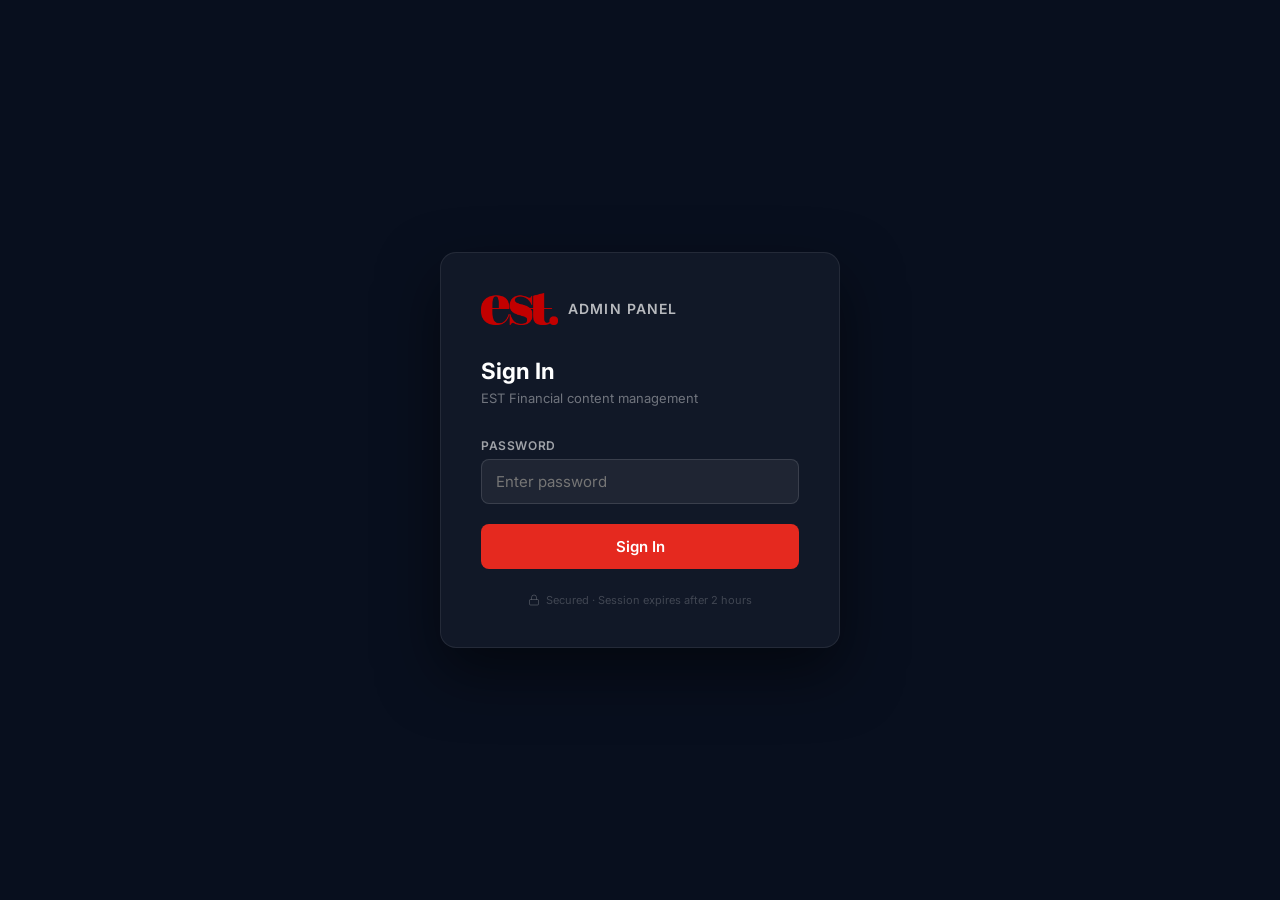
<file: est-panel-7291/index.html>
<!DOCTYPE html>
<html lang="en">
<head>
  <meta charset="UTF-8" />
  <meta name="viewport" content="width=device-width, initial-scale=1.0" />
  <meta name="robots" content="noindex, nofollow" />
  <title>EST Panel</title>
  <link href="https://fonts.googleapis.com/css2?family=Inter:wght@400;500;600;700&display=swap" rel="stylesheet" />
  <style>
    *, *::before, *::after { box-sizing: border-box; margin: 0; padding: 0; }
    body {
      font-family: 'Inter', sans-serif;
      background: #080f1e;
      min-height: 100vh;
      display: flex;
      align-items: center;
      justify-content: center;
      padding: 1rem;
    }
    .login-card {
      background: #111827;
      border: 1px solid rgba(255,255,255,0.08);
      border-radius: 16px;
      padding: 2.5rem;
      width: 100%;
      max-width: 400px;
      box-shadow: 0 25px 60px rgba(0,0,0,0.5);
    }
    .login-logo {
      display: flex;
      align-items: center;
      gap: 10px;
      margin-bottom: 2rem;
    }
    .login-logo img { height: 32px; }
    .login-logo span { color: white; font-size: 14px; font-weight: 600; letter-spacing: 0.08em; opacity: 0.7; }
    h1 { color: white; font-size: 1.4rem; margin-bottom: 0.4rem; }
    .subtitle { color: rgba(255,255,255,0.4); font-size: 13px; margin-bottom: 2rem; }
    label { display: block; color: rgba(255,255,255,0.6); font-size: 12px; font-weight: 600; letter-spacing: 0.05em; text-transform: uppercase; margin-bottom: 6px; }
    input[type="password"] {
      width: 100%; padding: 12px 14px;
      background: rgba(255,255,255,0.06);
      border: 1px solid rgba(255,255,255,0.12);
      border-radius: 8px;
      color: white; font-family: inherit; font-size: 15px;
      outline: none;
      transition: border-color 0.2s;
    }
    input[type="password"]:focus { border-color: #e5291f; }
    .btn-login {
      width: 100%; margin-top: 1.25rem;
      padding: 13px;
      background: #e5291f;
      color: white; font-family: inherit; font-size: 15px; font-weight: 600;
      border: none; border-radius: 8px;
      cursor: pointer;
      transition: background 0.2s, transform 0.1s;
    }
    .btn-login:hover { background: #c9221a; }
    .btn-login:active { transform: scale(0.98); }
    .btn-login:disabled { background: #555; cursor: not-allowed; }
    .error-msg {
      margin-top: 1rem; padding: 10px 14px;
      background: rgba(229,41,31,0.12);
      border: 1px solid rgba(229,41,31,0.3);
      border-radius: 8px;
      color: #f87171; font-size: 13px;
      display: none;
    }
    .lockout-msg {
      margin-top: 1rem; padding: 10px 14px;
      background: rgba(234,179,8,0.12);
      border: 1px solid rgba(234,179,8,0.3);
      border-radius: 8px;
      color: #fde047; font-size: 13px;
      display: none;
    }
    .attempts-left { color: rgba(255,255,255,0.3); font-size: 12px; margin-top: 8px; text-align: center; }
    .secure-badge {
      display: flex; align-items: center; gap: 6px;
      margin-top: 1.5rem;
      color: rgba(255,255,255,0.2); font-size: 11px;
      justify-content: center;
    }
    .secure-badge svg { width: 12px; height: 12px; }
  </style>
</head>
<body>
<div class="login-card">
  <div class="login-logo">
    <img src="../images/est-logo-red.png" alt="EST" />
    <span>ADMIN PANEL</span>
  </div>
  <h1>Sign In</h1>
  <p class="subtitle">EST Financial content management</p>

  <form id="loginForm">
    <label for="pwd">Password</label>
    <input type="password" id="pwd" autocomplete="current-password" placeholder="Enter password" required />
    <button type="submit" class="btn-login" id="loginBtn">Sign In</button>
    <div class="error-msg" id="errorMsg"></div>
    <div class="lockout-msg" id="lockoutMsg"></div>
    <p class="attempts-left" id="attemptsLeft"></p>
  </form>

  <div class="secure-badge">
    <svg viewBox="0 0 24 24" fill="none" stroke="currentColor" stroke-width="2"><rect x="3" y="11" width="18" height="11" rx="2"/><path d="M7 11V7a5 5 0 0 1 10 0v4"/></svg>
    Secured · Session expires after 2 hours
  </div>
</div>

<script>
// ── Security Config ────────────────────────────────────────────────
const PASSWORD_HASH = '00ebc280d66cb59e4a1dca5c3320b7eb26cf78d705415fcb1ae287b8fff7fbf1'; // Est@2025!
const MAX_ATTEMPTS  = 5;
const LOCKOUT_MS    = 15 * 60 * 1000; // 15 min
const SESSION_MS    = 2  * 60 * 60 * 1000; // 2 hrs
const GITHUB_REPO   = 'estfinancial0-del/estfinancialwebsite';

// ── Hash helper ───────────────────────────────────────────────────
async function sha256(str) {
  const buf  = await crypto.subtle.digest('SHA-256', new TextEncoder().encode(str));
  return Array.from(new Uint8Array(buf)).map(b => b.toString(16).padStart(2,'0')).join('');
}

// ── Lockout check ─────────────────────────────────────────────────
function isLockedOut() {
  const lockUntil = parseInt(localStorage.getItem('est_lock_until') || '0');
  return Date.now() < lockUntil;
}
function lockoutRemaining() {
  const lockUntil = parseInt(localStorage.getItem('est_lock_until') || '0');
  return Math.ceil((lockUntil - Date.now()) / 60000);
}
function getAttempts() { return parseInt(localStorage.getItem('est_attempts') || '0'); }
function resetAttempts() { localStorage.removeItem('est_attempts'); localStorage.removeItem('est_lock_until'); }
function incrementAttempts() {
  const n = getAttempts() + 1;
  localStorage.setItem('est_attempts', n);
  if (n >= MAX_ATTEMPTS) {
    localStorage.setItem('est_lock_until', Date.now() + LOCKOUT_MS);
    localStorage.setItem('est_attempts', '0');
  }
  return n;
}

// ── Already logged in? ────────────────────────────────────────────
const sessionStart = parseInt(sessionStorage.getItem('est_session') || '0');
if (sessionStart && Date.now() - sessionStart < SESSION_MS) {
  window.location.href = 'dashboard.html';
}

// ── UI helpers ────────────────────────────────────────────────────
const form       = document.getElementById('loginForm');
const btn        = document.getElementById('loginBtn');
const errorMsg   = document.getElementById('errorMsg');
const lockoutMsg = document.getElementById('lockoutMsg');
const attLeft    = document.getElementById('attemptsLeft');

function showLockout() {
  lockoutMsg.style.display = 'block';
  lockoutMsg.textContent   = `Too many failed attempts. Try again in ${lockoutRemaining()} minute(s).`;
  btn.disabled = true;
  errorMsg.style.display = 'none';
  setTimeout(() => { if (!isLockedOut()) { lockoutMsg.style.display='none'; btn.disabled=false; attLeft.textContent=''; } }, 10000);
}

if (isLockedOut()) showLockout();

// ── Login ─────────────────────────────────────────────────────────
form.addEventListener('submit', async e => {
  e.preventDefault();
  if (isLockedOut()) { showLockout(); return; }

  btn.disabled = true;
  btn.textContent = 'Verifying…';
  errorMsg.style.display = 'none';

  const pwd    = document.getElementById('pwd').value;
  const hash   = await sha256(pwd);

  if (hash === PASSWORD_HASH) {
    resetAttempts();
    sessionStorage.setItem('est_session', Date.now());
    // Audit log: write login event to GitHub
    const token = localStorage.getItem('est_gh_token');
    if (token) logLogin(token);
    window.location.href = 'dashboard.html';
  } else {
    const n = incrementAttempts();
    if (isLockedOut()) {
      showLockout();
    } else {
      const left = MAX_ATTEMPTS - n;
      errorMsg.style.display = 'block';
      errorMsg.textContent   = 'Incorrect password.';
      attLeft.textContent    = left > 0 ? `${left} attempt${left !== 1 ? 's' : ''} remaining` : '';
      btn.disabled  = false;
      btn.textContent = 'Sign In';
    }
  }
});

// ── Audit Log (Security Layer 7) ──────────────────────────────────
async function logLogin(token) {
  try {
    const logPath = 'est-panel-7291/access.log.json';
    const entry   = { time: new Date().toISOString(), ua: navigator.userAgent.slice(0,80) };
    // Try to get existing log
    const r = await fetch(`https://api.github.com/repos/${GITHUB_REPO}/contents/${logPath}`, {
      headers: { 'Authorization': `token ${token}` }
    });
    let entries = [], sha = null;
    if (r.ok) { const d = await r.json(); sha = d.sha; entries = JSON.parse(atob(d.content.replace(/\n/g,''))); }
    entries.unshift(entry);
    if (entries.length > 100) entries = entries.slice(0,100);
    const body = { message: `🔐 Admin login ${entry.time}`, content: btoa(JSON.stringify(entries,null,2)), sha };
    if (sha) body.sha = sha; else delete body.sha;
    await fetch(`https://api.github.com/repos/${GITHUB_REPO}/contents/${logPath}`, {
      method: 'PUT', headers: { 'Authorization': `token ${token}`, 'Content-Type': 'application/json' },
      body: JSON.stringify(body)
    });
  } catch(e) { /* silent */ }
}
</script>
</body>
</html>
</file>
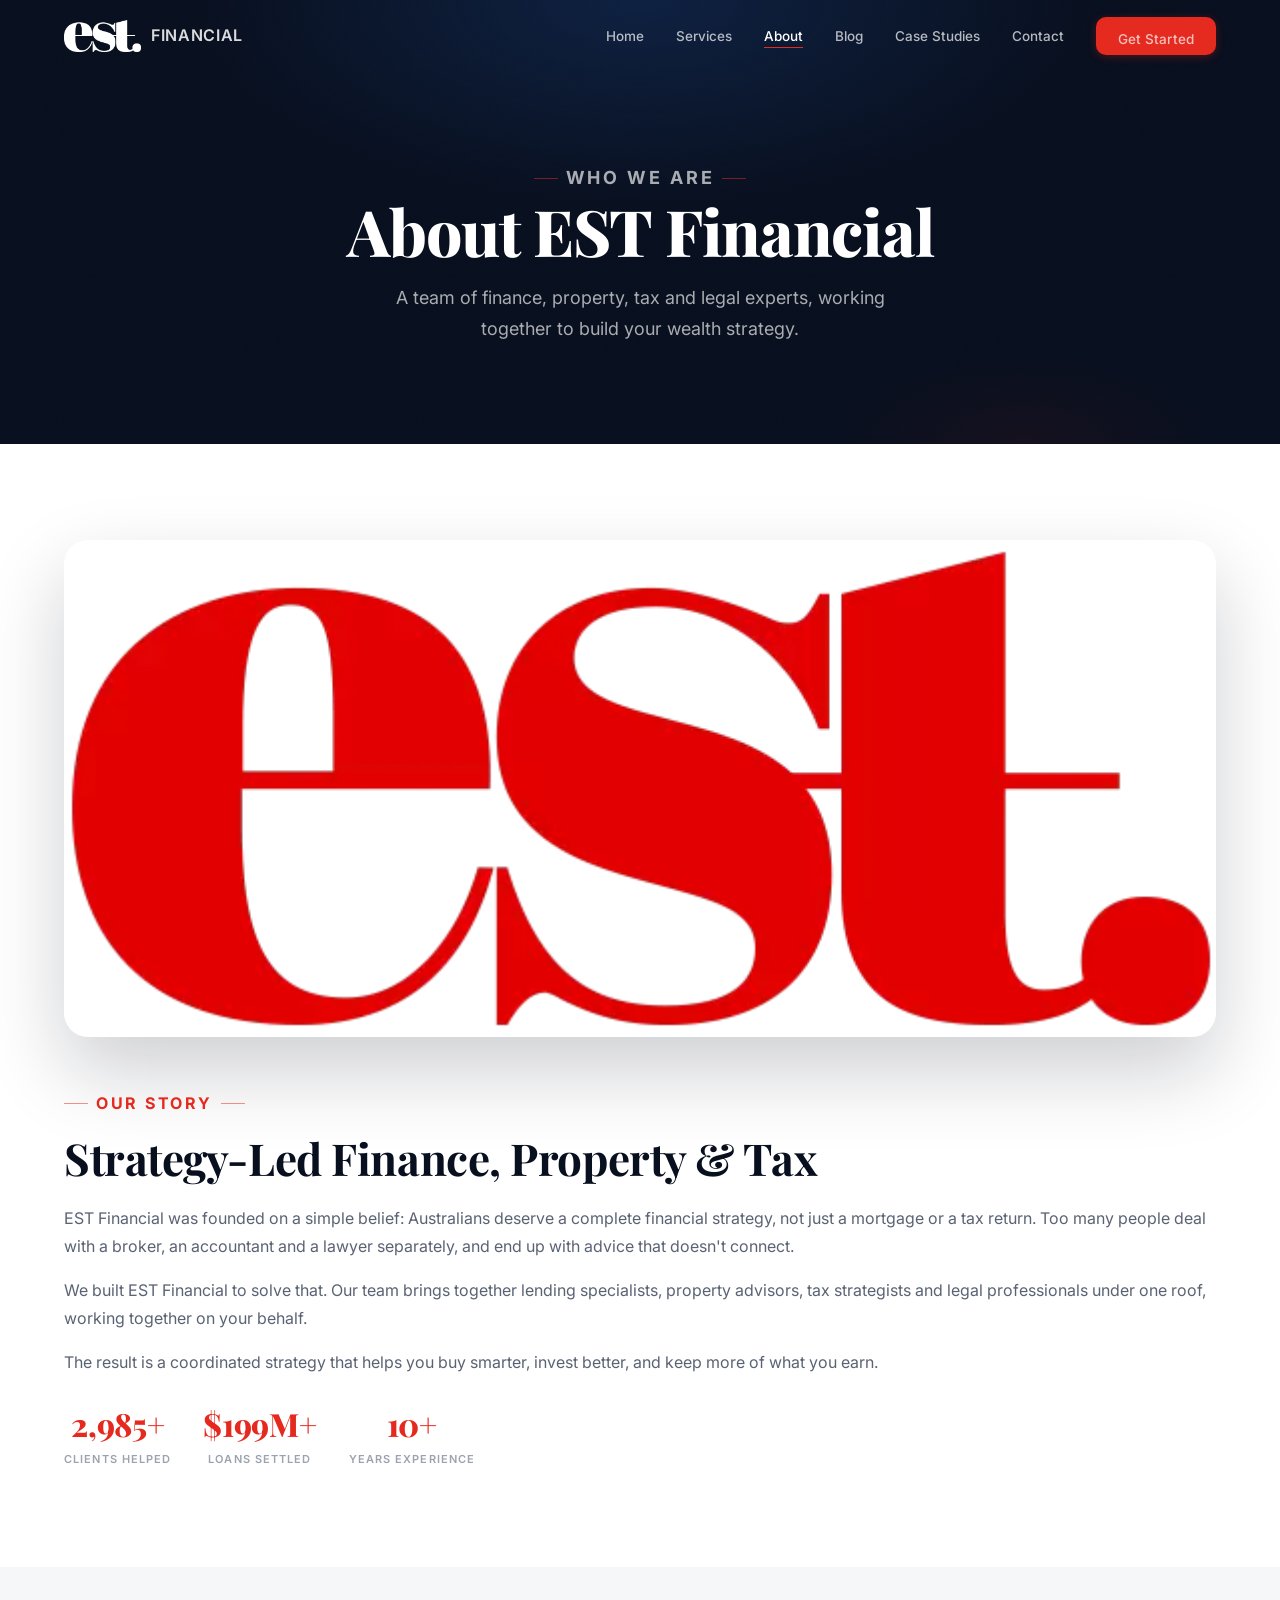
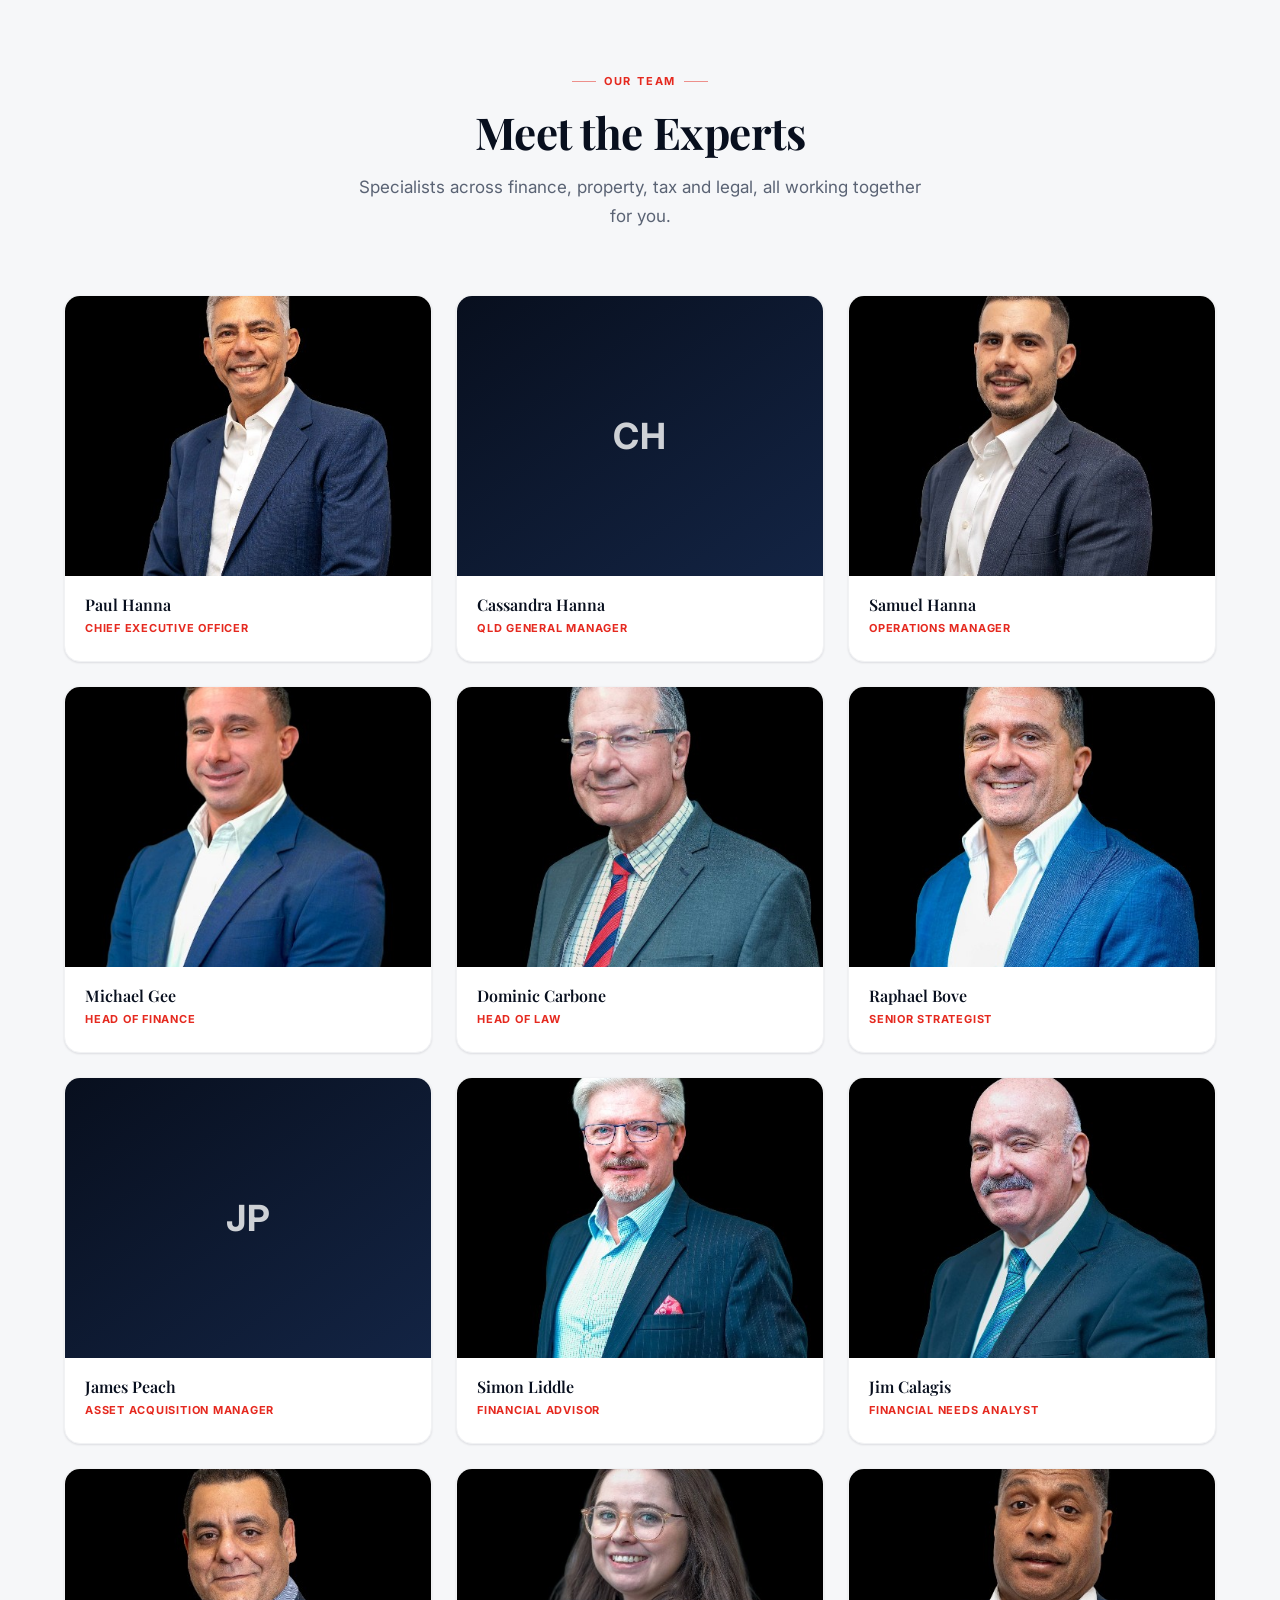
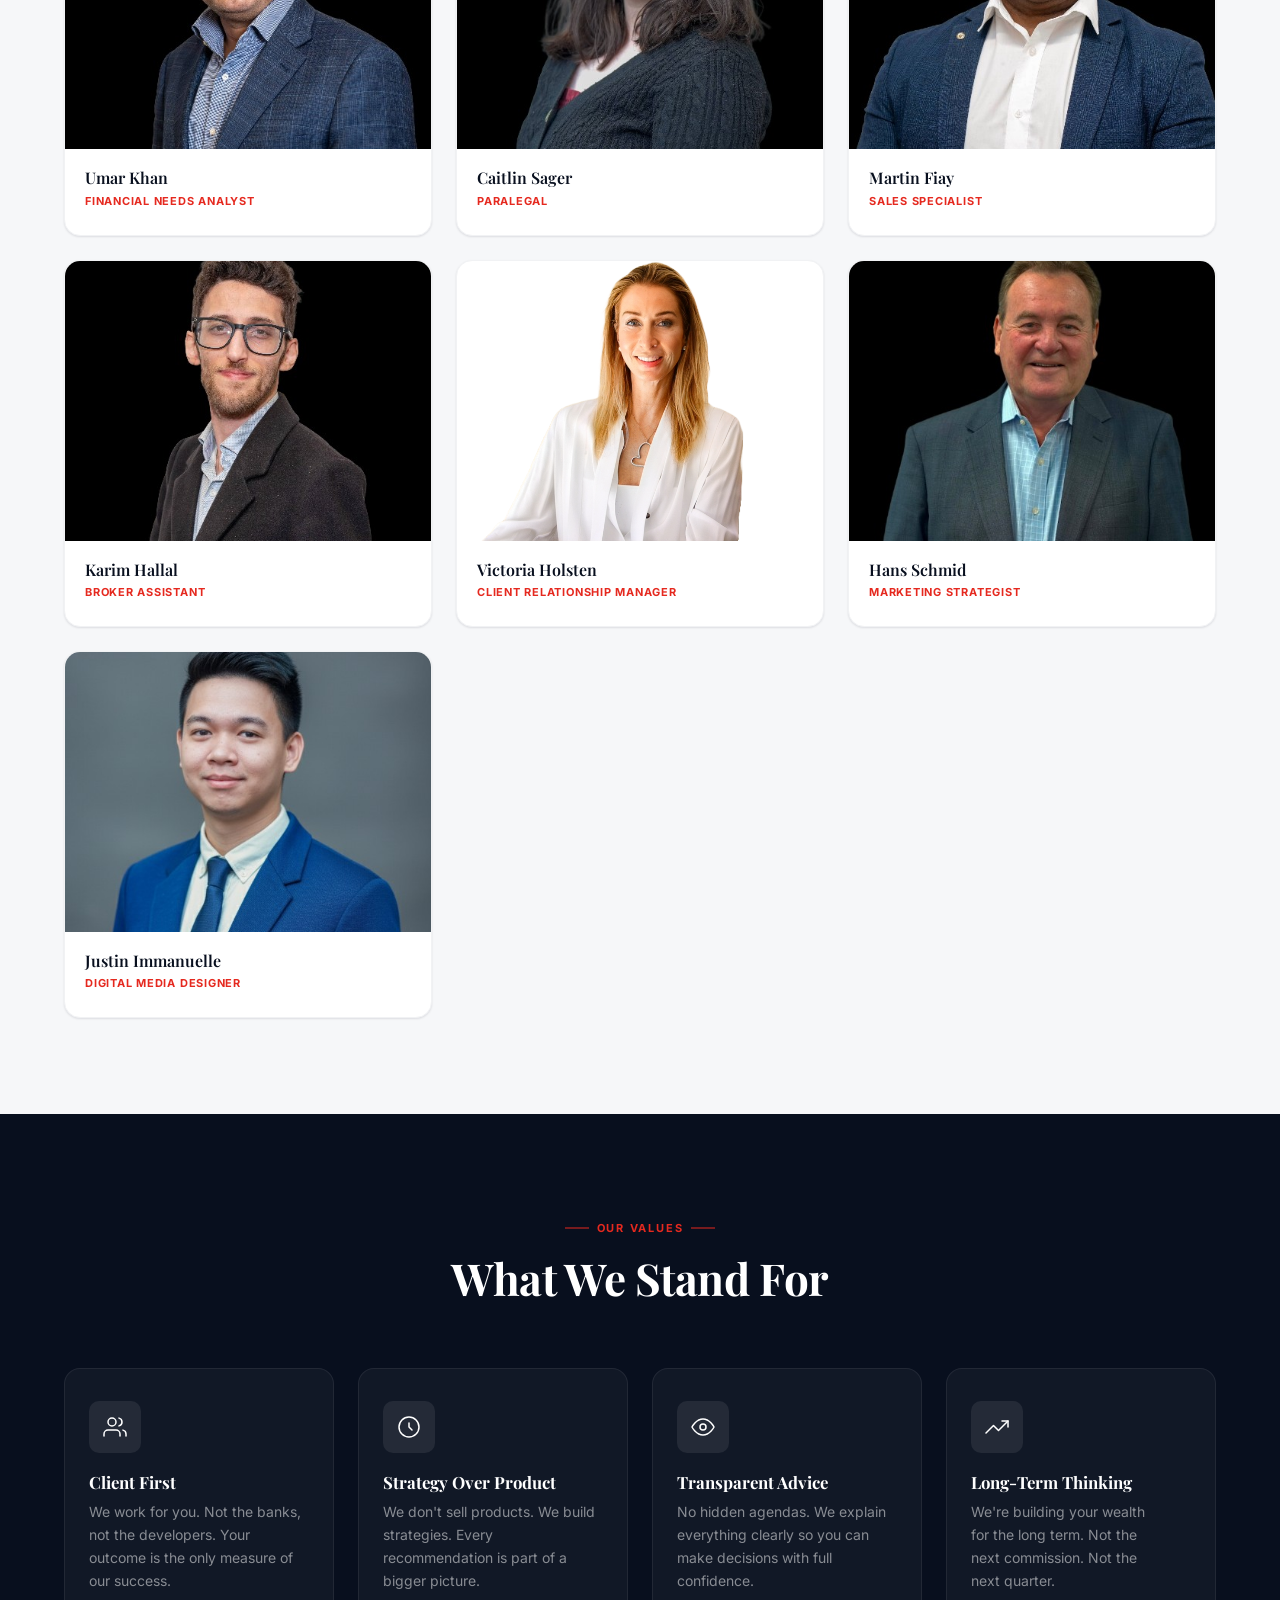
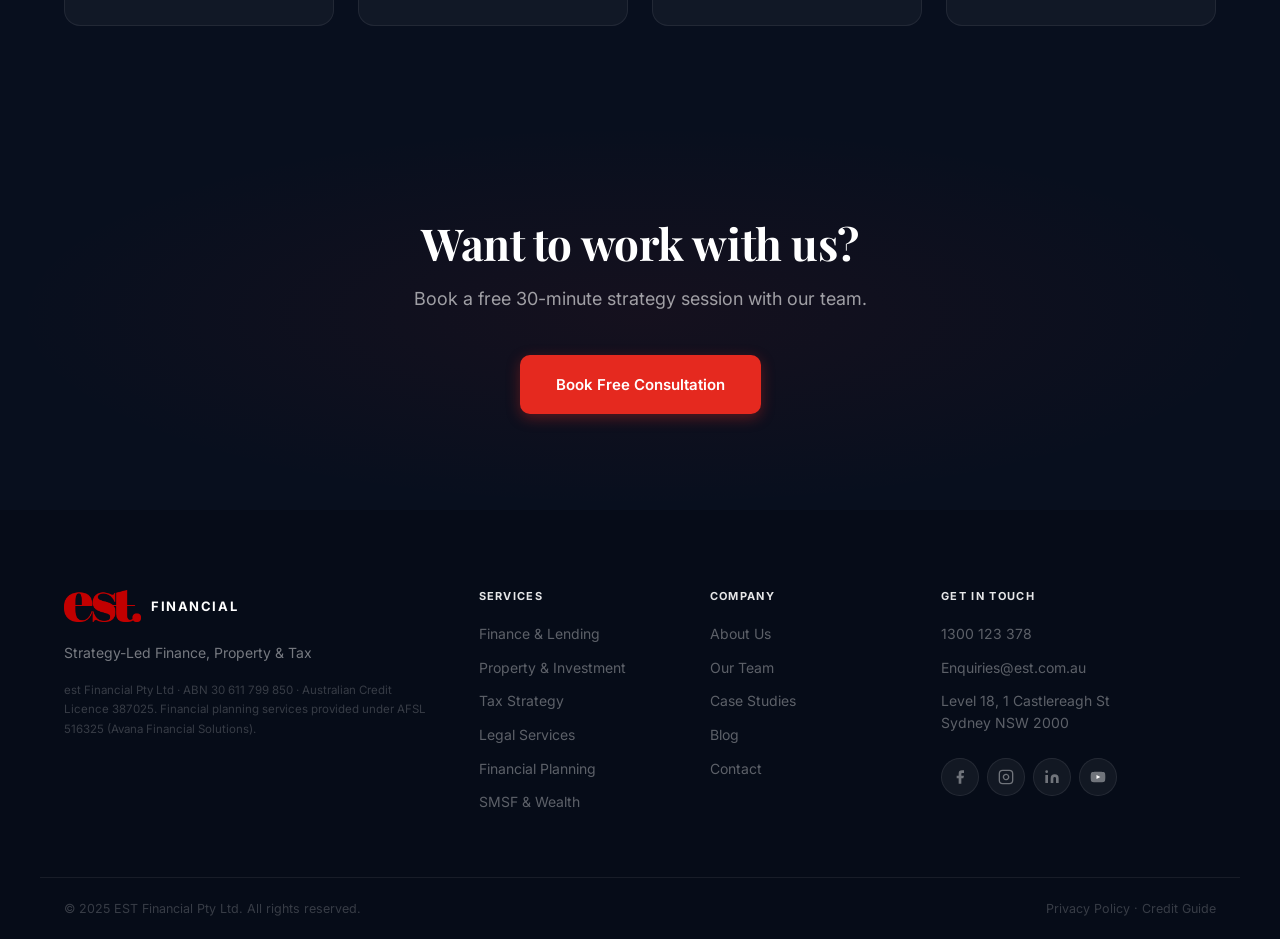
<file: about.html>
<!DOCTYPE html>
<html lang="en">
<head>
  <meta charset="UTF-8" />
  <meta name="viewport" content="width=device-width, initial-scale=1.0" />
  <title>About Us | EST Financial</title>
  <meta name="description" content="Meet the EST Financial team, strategy-led finance, property, tax and legal experts helping Australians build wealth." />
  <meta property="og:type" content="website" />
  <link rel="icon" type="image/svg+xml" href="data:image/svg+xml,%3Csvg xmlns='http://www.w3.org/2000/svg' viewBox='0 0 32 32'%3E%3Crect width='32' height='32' rx='7' fill='%23e5291f'/%3E%3Ctext x='16' y='23' font-family='Georgia,serif' font-size='20' font-weight='700' fill='white' text-anchor='middle'%3Ee%3C/text%3E%3C/svg%3E" />
  <link rel="stylesheet" href="css/style.css" />
  <link rel="preconnect" href="https://fonts.googleapis.com" />
  <link href="https://fonts.googleapis.com/css2?family=Inter:wght@300;400;500;600;700&family=Playfair+Display:ital,wght@0,600;0,700;0,800;1,600;1,700&display=swap" rel="stylesheet" />
</head>
<body>

  <nav class="navbar">
    <div class="container nav-inner">
      <a href="index.html" class="logo"><img src="images/est-logo-white.png" alt="est Financial" class="logo-img" /><span class="logo-wordmark">Financial</span></a>
      <button class="nav-toggle" aria-label="Toggle menu">&#9776;</button>
      <ul class="nav-links">
        <li><a href="index.html">Home</a></li>
        <li><a href="services.html">Services</a></li>
        <li><a href="about.html" class="active">About</a></li>
        <li><a href="blog.html">Blog</a></li>
        <li><a href="case-studies.html">Case Studies</a></li>
        <li><a href="contact.html">Contact</a></li>
        <li><a href="contact.html" class="btn btn-nav">Get Started</a></li>
      </ul>
    </div>
  </nav>

  <section class="page-hero">
    <div class="container">
      <p class="eyebrow">Who We Are</p>
      <h1>About EST Financial</h1>
      <p>A team of finance, property, tax and legal experts, working together to build your wealth strategy.</p>
    </div>
  </section>

  <!-- ABOUT INTRO -->
  <section class="section about-intro">
    <div class="container">
      <div class="about-intro-inner">
        <div class="about-img-wrap">
          <img src="images/about-team.webp" alt="EST Financial Team" loading="lazy" />
        </div>
        <div class="about-intro-text">
          <p class="eyebrow">Our Story</p>
          <h2>Strategy-Led Finance, Property &amp; Tax</h2>
          <p>EST Financial was founded on a simple belief: Australians deserve a complete financial strategy, not just a mortgage or a tax return. Too many people deal with a broker, an accountant and a lawyer separately, and end up with advice that doesn't connect.</p>
          <p>We built EST Financial to solve that. Our team brings together lending specialists, property advisors, tax strategists and legal professionals under one roof, working together on your behalf.</p>
          <p>The result is a coordinated strategy that helps you buy smarter, invest better, and keep more of what you earn.</p>
          <div class="stats-inline">
            <div class="stat-inline">
              <strong>3,000+</strong>
              <span>Clients Helped</span>
            </div>
            <div class="stat-inline">
              <strong>$200M+</strong>
              <span>Loans Settled</span>
            </div>
            <div class="stat-inline">
              <strong>10+</strong>
              <span>Years Experience</span>
            </div>
          </div>
        </div>
      </div>
    </div>
  </section>

  <!-- TEAM -->
  <section class="section team-section">
    <div class="container">
      <div class="section-header">
        <p class="eyebrow">Our Team</p>
        <h2>Meet the Experts</h2>
        <p class="section-sub">Specialists across finance, property, tax and legal, all working together for you.</p>
      </div>
      <div class="team-grid">
        <div class="team-card">
          <img class="team-photo" src="images/TEam/Paul%20Hanna.jpg" alt="Paul Hanna" style="object-position:50% 20%" />
          <div class="team-info"><h3>Paul Hanna</h3><p class="team-role">Chief Executive Officer</p></div>
        </div>
        <div class="team-card">
          <div class="team-avatar">CH</div>
          <div class="team-info"><h3>Cassandra Hanna</h3><p class="team-role">QLD General Manager</p></div>
        </div>
        <div class="team-card">
          <img class="team-photo" src="images/TEam/Samuel%20Hanna.jpg" alt="Samuel Hanna" style="object-position:50% 20%" />
          <div class="team-info"><h3>Samuel Hanna</h3><p class="team-role">Operations Manager</p></div>
        </div>
        <div class="team-card">
          <img class="team-photo" src="images/TEam/Michael%20Gee.jpg" alt="Michael Gee" style="object-position:50% 20%" />
          <div class="team-info"><h3>Michael Gee</h3><p class="team-role">Head of Finance</p></div>
        </div>
        <div class="team-card">
          <img class="team-photo" src="images/TEam/Dominic%20Carbone.jpg" alt="Dominic Carbone" style="object-position:50% 20%" />
          <div class="team-info"><h3>Dominic Carbone</h3><p class="team-role">Head of Law</p></div>
        </div>
        <div class="team-card">
          <img class="team-photo" src="images/TEam/Raphael%20Bove.jpg" alt="Raphael Bove" style="object-position:50% 20%" />
          <div class="team-info"><h3>Raphael Bove</h3><p class="team-role">Senior Strategist</p></div>
        </div>
        <div class="team-card">
          <div class="team-avatar">JP</div>
          <div class="team-info"><h3>James Peach</h3><p class="team-role">Asset Acquisition Manager</p></div>
        </div>
        <div class="team-card">
          <img class="team-photo" src="images/TEam/Simon%20Liddle.jpg" alt="Simon Liddle" style="object-position:50% 20%" />
          <div class="team-info"><h3>Simon Liddle</h3><p class="team-role">Financial Advisor</p></div>
        </div>
        <div class="team-card">
          <img class="team-photo" src="images/TEam/Jim%20Calagis.jpg" alt="Jim Calagis" style="object-position:50% 20%" />
          <div class="team-info"><h3>Jim Calagis</h3><p class="team-role">Financial Needs Analyst</p></div>
        </div>
        <div class="team-card">
          <img class="team-photo" src="images/TEam/Umar%20Khan.jpg" alt="Umar Khan" style="object-position:50% 20%" />
          <div class="team-info"><h3>Umar Khan</h3><p class="team-role">Financial Needs Analyst</p></div>
        </div>
        <div class="team-card">
          <img class="team-photo" src="images/TEam/Caitlin%20Sager.jpg" alt="Caitlin Sager" style="object-position:50% 20%" />
          <div class="team-info"><h3>Caitlin Sager</h3><p class="team-role">Paralegal</p></div>
        </div>
        <div class="team-card">
          <img class="team-photo" src="images/TEam/Martin%20Fiay.jpg" alt="Martin Fiay" style="object-position:50% 20%" />
          <div class="team-info"><h3>Martin Fiay</h3><p class="team-role">Sales Specialist</p></div>
        </div>
        <div class="team-card">
          <img class="team-photo" src="images/TEam/Karim%20Hallal.jpg" alt="Karim Hallal" style="object-position:50% 20%" />
          <div class="team-info"><h3>Karim Hallal</h3><p class="team-role">Broker Assistant</p></div>
        </div>
        <div class="team-card">
          <img class="team-photo" src="images/TEam/Victoria%20Holsten.png" alt="Victoria Holsten" style="object-position:50% 20%" />
          <div class="team-info"><h3>Victoria Holsten</h3><p class="team-role">Client Relationship Manager</p></div>
        </div>
        <div class="team-card">
          <img class="team-photo" src="images/TEam/Hans%20Schmid.jpg" alt="Hans Schmid" style="object-position:50% 20%" />
          <div class="team-info"><h3>Hans Schmid</h3><p class="team-role">Marketing Strategist</p></div>
        </div>
        <div class="team-card">
          <img class="team-photo" src="images/TEam/Justin%20Immanuelle.jpg" alt="Justin Immanuelle" style="object-position:50% 20%" />
          <div class="team-info"><h3>Justin Immanuelle</h3><p class="team-role">Digital Media Designer</p></div>
        </div>
      </div>
    </div>
  </section>

  <!-- VALUES -->
  <section class="section" style="background: var(--navy);">
    <div class="container">
      <div class="section-header">
        <p class="eyebrow" style="color: var(--red);">Our Values</p>
        <h2 style="color: var(--white);">What We Stand For</h2>
      </div>
      <div class="services-grid">
        <div class="value-card">
          <div class="value-icon"><svg viewBox="0 0 24 24" fill="none" stroke="currentColor" stroke-width="1.5" stroke-linecap="round" stroke-linejoin="round"><path d="M17 21v-2a4 4 0 0 0-4-4H5a4 4 0 0 0-4 4v2"/><circle cx="9" cy="7" r="4"/><path d="M23 21v-2a4 4 0 0 0-3-3.87"/><path d="M16 3.13a4 4 0 0 1 0 7.75"/></svg></div>
          <h3>Client First</h3>
          <p>We work for you. Not the banks, not the developers. Your outcome is the only measure of our success.</p>
        </div>
        <div class="value-card">
          <div class="value-icon"><svg viewBox="0 0 24 24" fill="none" stroke="currentColor" stroke-width="1.5" stroke-linecap="round" stroke-linejoin="round"><circle cx="12" cy="12" r="10"/><path d="M12 8v4l3 3"/></svg></div>
          <h3>Strategy Over Product</h3>
          <p>We don't sell products. We build strategies. Every recommendation is part of a bigger picture.</p>
        </div>
        <div class="value-card">
          <div class="value-icon"><svg viewBox="0 0 24 24" fill="none" stroke="currentColor" stroke-width="1.5" stroke-linecap="round" stroke-linejoin="round"><path d="M1 12s4-8 11-8 11 8 11 8-4 8-11 8-11-8-11-8z"/><circle cx="12" cy="12" r="3"/></svg></div>
          <h3>Transparent Advice</h3>
          <p>No hidden agendas. We explain everything clearly so you can make decisions with full confidence.</p>
        </div>
        <div class="value-card">
          <div class="value-icon"><svg viewBox="0 0 24 24" fill="none" stroke="currentColor" stroke-width="1.5" stroke-linecap="round" stroke-linejoin="round"><polyline points="23 6 13.5 15.5 8.5 10.5 1 18"/><polyline points="17 6 23 6 23 12"/></svg></div>
          <h3>Long-Term Thinking</h3>
          <p>We're building your wealth for the long term. Not the next commission. Not the next quarter.</p>
        </div>
      </div>
    </div>
  </section>

  <section class="cta-banner">
    <div class="container cta-inner">
      <h2>Want to work with us?</h2>
      <p>Book a free 30-minute strategy session with our team.</p>
      <a href="contact.html" class="btn btn-primary">Book Free Consultation</a>
    </div>
  </section>

  <footer class="footer">
    <div class="container footer-grid">
      <div class="footer-col footer-brand">
        <a href="index.html" class="footer-logo">
          <img src="images/est-logo-red.png" alt="EST Financial" />
          <span>Financial</span>
        </a>
        <p class="footer-tagline">Strategy-Led Finance, Property &amp; Tax</p>
        <p class="footer-legal">est Financial Pty Ltd &middot; ABN 30 611 799 850 &middot; Australian Credit Licence 387025. Financial planning services provided under AFSL 516325 (Avana Financial Solutions).</p>
      </div>
      <div class="footer-col">
        <h4>Services</h4>
        <ul>
          <li><a href="services.html#lending">Finance &amp; Lending</a></li>
          <li><a href="services.html#property">Property &amp; Investment</a></li>
          <li><a href="services.html#tax">Tax Strategy</a></li>
          <li><a href="services.html#legal">Legal Services</a></li>
          <li><a href="services.html#planning">Financial Planning</a></li>
          <li><a href="services.html#smsf">SMSF &amp; Wealth</a></li>
        </ul>
      </div>
      <div class="footer-col">
        <h4>Company</h4>
        <ul>
          <li><a href="about.html">About Us</a></li>
          <li><a href="about.html#team">Our Team</a></li>
          <li><a href="case-studies.html">Case Studies</a></li>
          <li><a href="blog.html">Blog</a></li>
          <li><a href="contact.html">Contact</a></li>
        </ul>
      </div>
      <div class="footer-col">
        <h4>Get in Touch</h4>
        <ul>
          <li><a href="tel:1300123378">1300 123 378</a></li>
          <li><a href="mailto:enquiries@est.com.au">Enquiries@est.com.au</a></li>
          <li>Level 18, 1 Castlereagh St<br>Sydney NSW 2000</li>
        </ul>
        <div class="social-links">
          <a href="https://www.facebook.com/profile.php?id=61572661042298" target="_blank" rel="noopener" aria-label="Facebook"><svg viewBox="0 0 24 24" fill="currentColor" width="16" height="16"><path d="M18 2h-3a5 5 0 0 0-5 5v3H7v4h3v8h4v-8h3l1-4h-4V7a1 1 0 0 1 1-1h3z"/></svg></a>
          <a href="#" aria-label="Instagram"><svg viewBox="0 0 24 24" fill="none" stroke="currentColor" stroke-width="2" width="16" height="16"><rect x="2" y="2" width="20" height="20" rx="5" ry="5"/><path d="M16 11.37A4 4 0 1 1 12.63 8 4 4 0 0 1 16 11.37z"/><line x1="17.5" y1="6.5" x2="17.51" y2="6.5"/></svg></a>
          <a href="#" aria-label="LinkedIn"><svg viewBox="0 0 24 24" fill="currentColor" width="16" height="16"><path d="M16 8a6 6 0 0 1 6 6v7h-4v-7a2 2 0 0 0-2-2 2 2 0 0 0-2 2v7h-4v-7a6 6 0 0 1 6-6z"/><rect x="2" y="9" width="4" height="12"/><circle cx="4" cy="4" r="2"/></svg></a>
          <a href="https://www.youtube.com/@est.financial" aria-label="YouTube"><svg viewBox="0 0 24 24" fill="currentColor" width="16" height="16"><path d="M22.54 6.42a2.78 2.78 0 0 0-1.95-1.96C18.88 4 12 4 12 4s-6.88 0-8.59.46a2.78 2.78 0 0 0-1.95 1.96A29 29 0 0 0 1 12a29 29 0 0 0 .46 5.58A2.78 2.78 0 0 0 3.41 19.6C5.12 20 12 20 12 20s6.88 0 8.59-.46a2.78 2.78 0 0 0 1.95-1.95A29 29 0 0 0 23 12a29 29 0 0 0-.46-5.58z"/><polygon points="9.75 15.02 15.5 12 9.75 8.98 9.75 15.02" fill="white"/></svg></a>
        </div>
      </div>
    </div>
    <div class="footer-bottom">
      <div class="container footer-bottom-inner">
        <p>&copy; 2025 EST Financial Pty Ltd. All rights reserved.</p>
        <p class="footer-bottom-links"><a href="https://est.com.au/privacy-policy/" target="_blank" rel="noopener">Privacy Policy</a> &middot; <a href="https://est.com.au/credit-guide/" target="_blank" rel="noopener">Credit Guide</a></p>
      </div>
    </div>
  </footer>

  <script src="js/main.js"></script>
  <script src="admin/editor.js"></script>
</body>
</html>
</file>
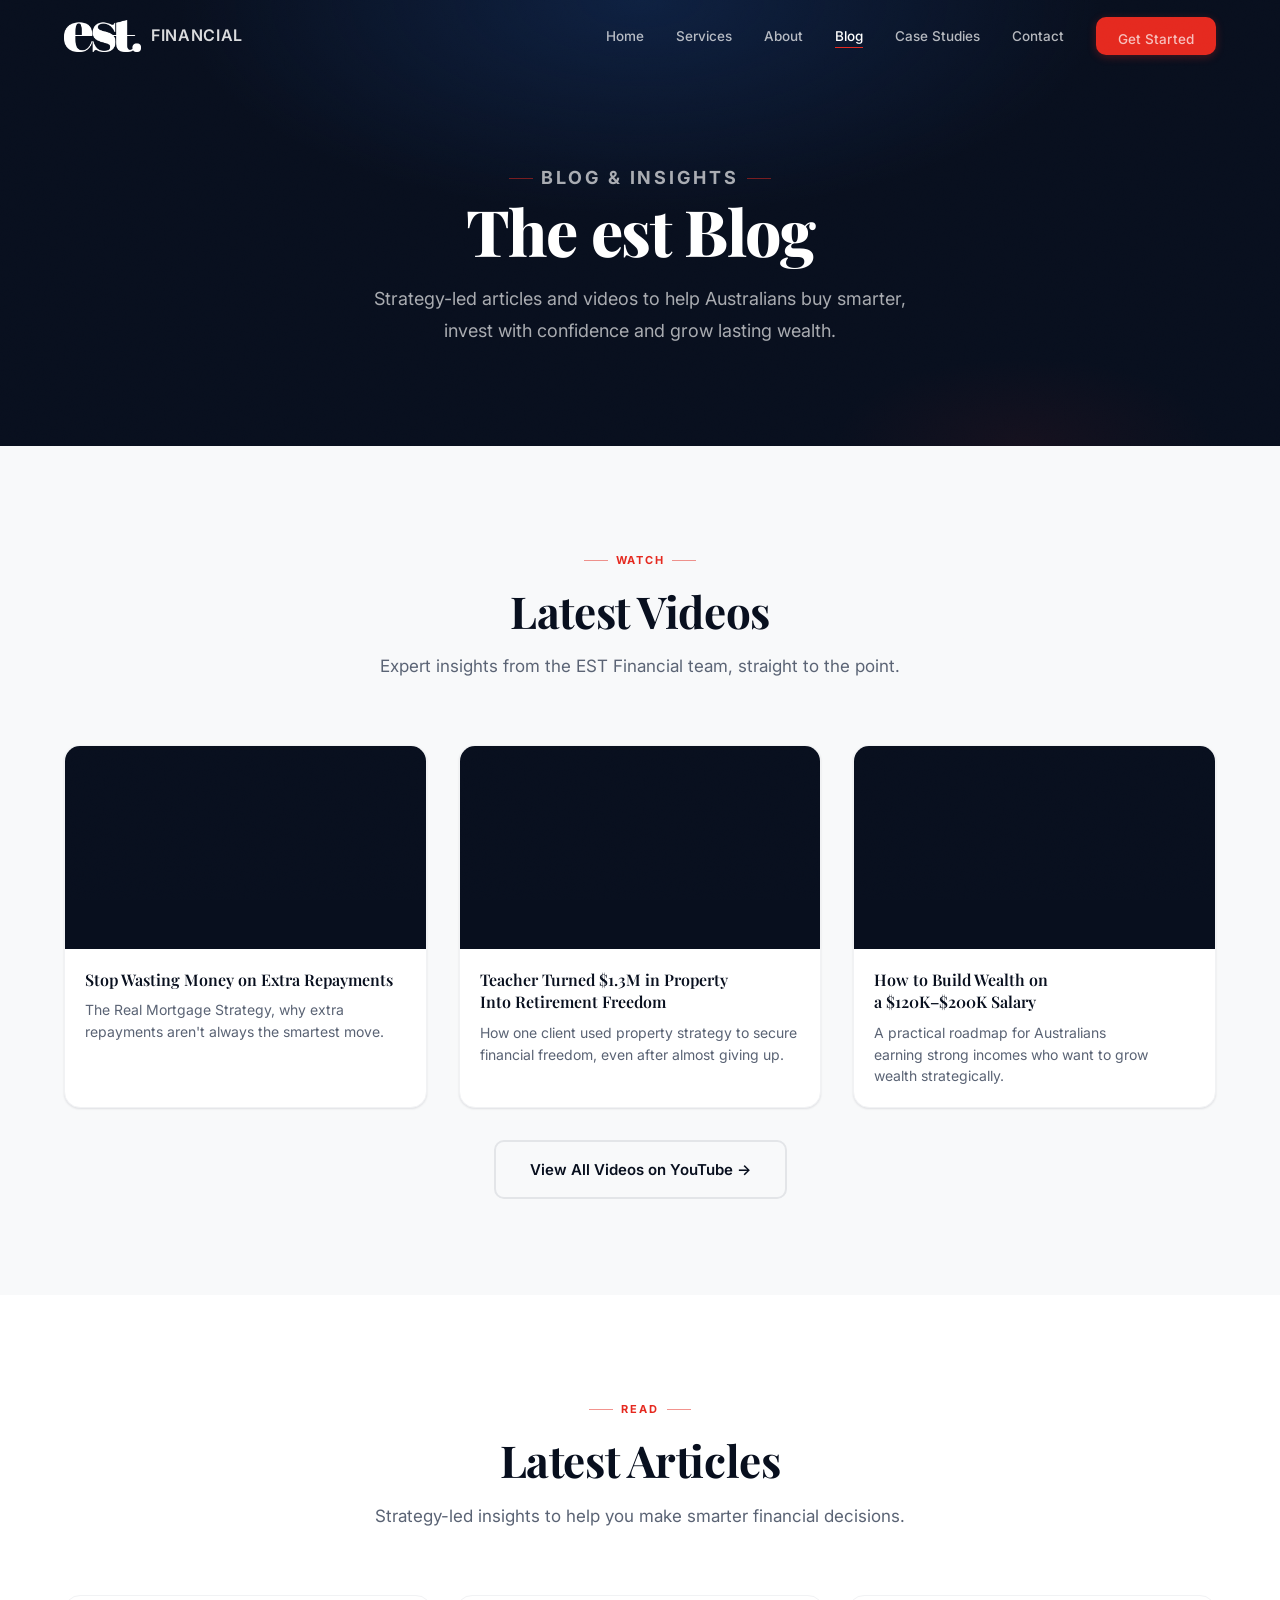
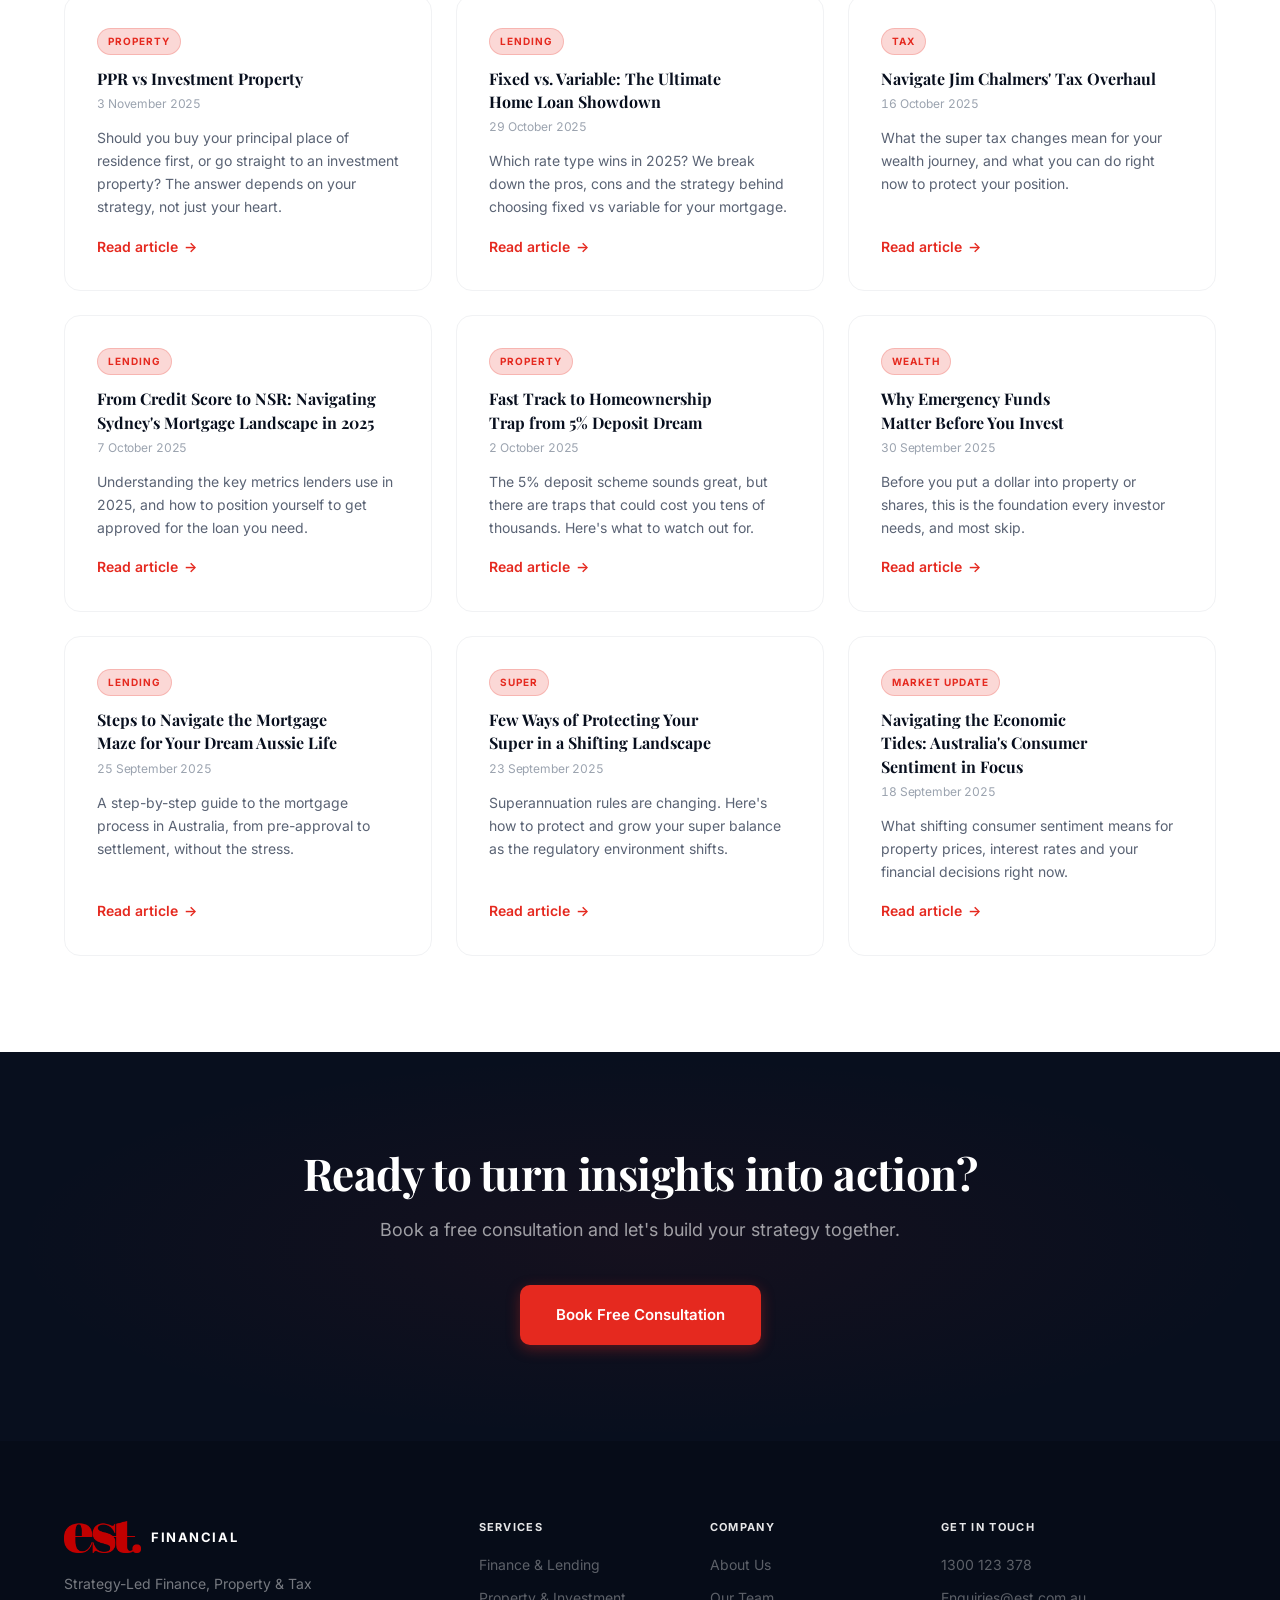
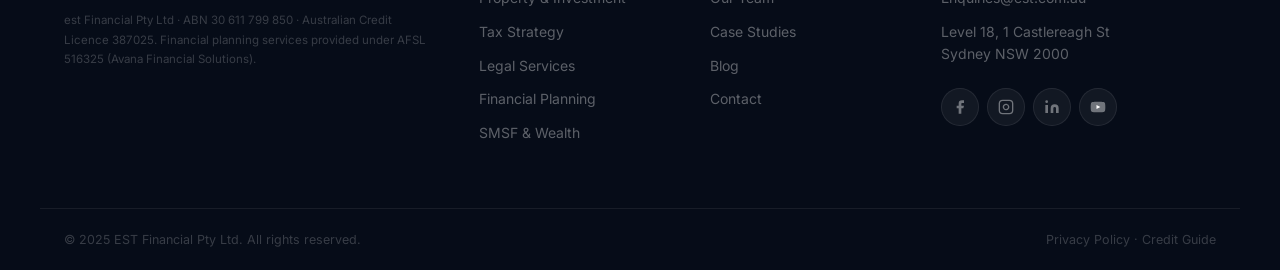
<file: blog.html>
<!DOCTYPE html>
<html lang="en">
<head>
  <meta charset="UTF-8" />
  <meta name="viewport" content="width=device-width, initial-scale=1.0" />
  <title>Blog &amp; Insights | EST Financial</title>
  <meta name="description" content="The EST Financial blog: strategy-led articles and videos on lending, property, tax and wealth for Australians looking to buy, invest and grow." />
  <meta property="og:type" content="website" />
  <link rel="icon" type="image/svg+xml" href="data:image/svg+xml,%3Csvg xmlns='http://www.w3.org/2000/svg' viewBox='0 0 32 32'%3E%3Crect width='32' height='32' rx='7' fill='%23e5291f'/%3E%3Ctext x='16' y='23' font-family='Georgia,serif' font-size='20' font-weight='700' fill='white' text-anchor='middle'%3Ee%3C/text%3E%3C/svg%3E" />
  <link rel="stylesheet" href="css/style.css" />
  <link rel="preconnect" href="https://fonts.googleapis.com" />
  <link href="https://fonts.googleapis.com/css2?family=Inter:wght@300;400;500;600;700&family=Playfair+Display:ital,wght@0,600;0,700;0,800;1,600;1,700&display=swap" rel="stylesheet" />
</head>
<body>

  <!-- NAVBAR -->
  <nav class="navbar">
    <div class="container nav-inner">
      <a href="index.html" class="logo"><img src="images/est-logo-white.png" alt="est Financial" class="logo-img" /><span class="logo-wordmark">Financial</span></a>
      <button class="nav-toggle" aria-label="Toggle menu">&#9776;</button>
      <ul class="nav-links">
        <li><a href="index.html">Home</a></li>
        <li><a href="services.html">Services</a></li>
        <li><a href="about.html">About</a></li>
        <li><a href="blog.html" class="active">Blog</a></li>
        <li><a href="case-studies.html">Case Studies</a></li>
        <li><a href="contact.html">Contact</a></li>
        <li><a href="contact.html" class="btn btn-nav">Get Started</a></li>
      </ul>
    </div>
  </nav>

  <!-- PAGE HERO -->
  <section class="page-hero">
    <div class="container">
      <p class="eyebrow">Blog &amp; Insights</p>
      <h1>The est Blog</h1>
      <p class="hero-sub">Strategy-led articles and videos to help Australians buy smarter, invest with confidence and grow lasting wealth.</p>
    </div>
  </section>

  <!-- YOUTUBE VIDEOS -->
  <section class="section" style="background:#f8f9fa;">
    <div class="container">
      <div class="section-header">
        <p class="eyebrow">WATCH</p>
        <h2>Latest Videos</h2>
        <p class="section-sub">Expert insights from the EST Financial team, straight to the point.</p>
      </div>
      <div class="media-video-grid">
        <div class="video-card">
          <div class="video-embed">
            <iframe src="https://www.youtube.com/embed/m3NJxzdXJKA" title="Stop Wasting Money on Extra Repayments | The Real Mortgage Strategy" frameborder="0" allow="accelerometer; autoplay; clipboard-write; encrypted-media; gyroscope; picture-in-picture" allowfullscreen></iframe>
          </div>
          <div class="video-info">
            <h3>Stop Wasting Money on Extra Repayments</h3>
            <p>The Real Mortgage Strategy, why extra repayments aren't always the smartest move.</p>
          </div>
        </div>
        <div class="video-card">
          <div class="video-embed">
            <iframe src="https://www.youtube.com/embed/yZ-O9CEi5SI" title="Teacher Turned $1.3M in Property Into Retirement Freedom" frameborder="0" allow="accelerometer; autoplay; clipboard-write; encrypted-media; gyroscope; picture-in-picture" allowfullscreen></iframe>
          </div>
          <div class="video-info">
            <h3>Teacher Turned $1.3M in Property Into Retirement Freedom</h3>
            <p>How one client used property strategy to secure financial freedom, even after almost giving up.</p>
          </div>
        </div>
        <div class="video-card">
          <div class="video-embed">
            <iframe src="https://www.youtube.com/embed/46EXYUH3eRA" title="How to Build Wealth on a $120K–$200K Salary in Australia" frameborder="0" allow="accelerometer; autoplay; clipboard-write; encrypted-media; gyroscope; picture-in-picture" allowfullscreen></iframe>
          </div>
          <div class="video-info">
            <h3>How to Build Wealth on a $120K–$200K Salary</h3>
            <p>A practical roadmap for Australians earning strong incomes who want to grow wealth strategically.</p>
          </div>
        </div>
      </div>
      <div style="text-align:center;margin-top:2rem;">
        <a href="https://www.youtube.com/@est.financial" target="_blank" rel="noopener" class="btn btn-outline-dark">View All Videos on YouTube →</a>
      </div>
    </div>
  </section>

  <!-- BLOG ARTICLES -->
  <section class="section">
    <div class="container">
      <div class="section-header">
        <p class="eyebrow">READ</p>
        <h2>Latest Articles</h2>
        <p class="section-sub">Strategy-led insights to help you make smarter financial decisions.</p>
      </div>
      <div class="blog-grid">

        <article class="blog-card">
          <div class="blog-tag">Property</div>
          <h3>PPR vs Investment Property</h3>
          <p class="blog-date">3 November 2025</p>
          <p>Should you buy your principal place of residence first, or go straight to an investment property? The answer depends on your strategy, not just your heart.</p>
          <a href="https://est.com.au/ppr-vs-investment-property/" target="_blank" rel="noopener" class="link-arrow">Read article</a>
        </article>

        <article class="blog-card">
          <div class="blog-tag">Lending</div>
          <h3>Fixed vs. Variable: The Ultimate Home Loan Showdown</h3>
          <p class="blog-date">29 October 2025</p>
          <p>Which rate type wins in 2025? We break down the pros, cons and the strategy behind choosing fixed vs variable for your mortgage.</p>
          <a href="https://est.com.au/fixed-vs-variable/" target="_blank" rel="noopener" class="link-arrow">Read article</a>
        </article>

        <article class="blog-card">
          <div class="blog-tag">Tax</div>
          <h3>Navigate Jim Chalmers' Tax Overhaul</h3>
          <p class="blog-date">16 October 2025</p>
          <p>What the super tax changes mean for your wealth journey, and what you can do right now to protect your position.</p>
          <a href="https://est.com.au/navigate-jim-chalmers-tax/" target="_blank" rel="noopener" class="link-arrow">Read article</a>
        </article>

        <article class="blog-card">
          <div class="blog-tag">Lending</div>
          <h3>From Credit Score to NSR: Navigating Sydney's Mortgage Landscape in 2025</h3>
          <p class="blog-date">7 October 2025</p>
          <p>Understanding the key metrics lenders use in 2025, and how to position yourself to get approved for the loan you need.</p>
          <a href="https://est.com.au/from-credit-score-to-nsr-navigating-sydneys-mortgage-landscape-in-2025/" target="_blank" rel="noopener" class="link-arrow">Read article</a>
        </article>

        <article class="blog-card">
          <div class="blog-tag">Property</div>
          <h3>Fast Track to Homeownership Trap from 5% Deposit Dream</h3>
          <p class="blog-date">2 October 2025</p>
          <p>The 5% deposit scheme sounds great, but there are traps that could cost you tens of thousands. Here's what to watch out for.</p>
          <a href="https://est.com.au/fast-track-homeownership-trap/" target="_blank" rel="noopener" class="link-arrow">Read article</a>
        </article>

        <article class="blog-card">
          <div class="blog-tag">Wealth</div>
          <h3>Why Emergency Funds Matter Before You Invest</h3>
          <p class="blog-date">30 September 2025</p>
          <p>Before you put a dollar into property or shares, this is the foundation every investor needs, and most skip.</p>
          <a href="https://est.com.au/why-emergency-funds-matter/" target="_blank" rel="noopener" class="link-arrow">Read article</a>
        </article>

        <article class="blog-card">
          <div class="blog-tag">Lending</div>
          <h3>Steps to Navigate the Mortgage Maze for Your Dream Aussie Life</h3>
          <p class="blog-date">25 September 2025</p>
          <p>A step-by-step guide to the mortgage process in Australia, from pre-approval to settlement, without the stress.</p>
          <a href="https://est.com.au/steps-navigate-mortgage-maze/" target="_blank" rel="noopener" class="link-arrow">Read article</a>
        </article>

        <article class="blog-card">
          <div class="blog-tag">Super</div>
          <h3>Few Ways of Protecting Your Super in a Shifting Landscape</h3>
          <p class="blog-date">23 September 2025</p>
          <p>Superannuation rules are changing. Here's how to protect and grow your super balance as the regulatory environment shifts.</p>
          <a href="https://est.com.au/few-protecting-your-super/" target="_blank" rel="noopener" class="link-arrow">Read article</a>
        </article>

        <article class="blog-card">
          <div class="blog-tag">Market Update</div>
          <h3>Navigating the Economic Tides: Australia's Consumer Sentiment in Focus</h3>
          <p class="blog-date">18 September 2025</p>
          <p>What shifting consumer sentiment means for property prices, interest rates and your financial decisions right now.</p>
          <a href="https://est.com.au/navigating-the-consumer-sentiment-focus/" target="_blank" rel="noopener" class="link-arrow">Read article</a>
        </article>

      </div>
    </div>
  </section>

  <!-- CTA -->
  <section class="cta-section">
    <div class="container cta-inner">
      <h2>Ready to turn insights into action?</h2>
      <p>Book a free consultation and let's build your strategy together.</p>
      <a href="contact.html" class="btn btn-primary">Book Free Consultation</a>
    </div>
  </section>

  <!-- FOOTER -->
  <footer class="footer">
    <div class="container footer-grid">
      <div class="footer-col footer-brand">
        <a href="index.html" class="footer-logo">
          <img src="images/est-logo-red.png" alt="EST Financial" />
          <span>Financial</span>
        </a>
        <p class="footer-tagline">Strategy-Led Finance, Property &amp; Tax</p>
        <p class="footer-legal">est Financial Pty Ltd &middot; ABN 30 611 799 850 &middot; Australian Credit Licence 387025. Financial planning services provided under AFSL 516325 (Avana Financial Solutions).</p>
      </div>
      <div class="footer-col">
        <h4>Services</h4>
        <ul>
          <li><a href="services.html#lending">Finance &amp; Lending</a></li>
          <li><a href="services.html#property">Property &amp; Investment</a></li>
          <li><a href="services.html#tax">Tax Strategy</a></li>
          <li><a href="services.html#legal">Legal Services</a></li>
          <li><a href="services.html#planning">Financial Planning</a></li>
          <li><a href="services.html#smsf">SMSF &amp; Wealth</a></li>
        </ul>
      </div>
      <div class="footer-col">
        <h4>Company</h4>
        <ul>
          <li><a href="about.html">About Us</a></li>
          <li><a href="about.html#team">Our Team</a></li>
          <li><a href="case-studies.html">Case Studies</a></li>
          <li><a href="blog.html">Blog</a></li>
          <li><a href="contact.html">Contact</a></li>
        </ul>
      </div>
      <div class="footer-col">
        <h4>Get in Touch</h4>
        <ul>
          <li><a href="tel:1300123378">1300 123 378</a></li>
          <li><a href="mailto:enquiries@est.com.au">Enquiries@est.com.au</a></li>
          <li>Level 18, 1 Castlereagh St<br>Sydney NSW 2000</li>
        </ul>
        <div class="social-links">
          <a href="https://www.facebook.com/profile.php?id=61572661042298" target="_blank" rel="noopener" aria-label="Facebook"><svg viewBox="0 0 24 24" fill="currentColor" width="16" height="16"><path d="M18 2h-3a5 5 0 0 0-5 5v3H7v4h3v8h4v-8h3l1-4h-4V7a1 1 0 0 1 1-1h3z"/></svg></a>
          <a href="#" aria-label="Instagram"><svg viewBox="0 0 24 24" fill="none" stroke="currentColor" stroke-width="2" width="16" height="16"><rect x="2" y="2" width="20" height="20" rx="5" ry="5"/><path d="M16 11.37A4 4 0 1 1 12.63 8 4 4 0 0 1 16 11.37z"/><line x1="17.5" y1="6.5" x2="17.51" y2="6.5"/></svg></a>
          <a href="#" aria-label="LinkedIn"><svg viewBox="0 0 24 24" fill="currentColor" width="16" height="16"><path d="M16 8a6 6 0 0 1 6 6v7h-4v-7a2 2 0 0 0-2-2 2 2 0 0 0-2 2v7h-4v-7a6 6 0 0 1 6-6z"/><rect x="2" y="9" width="4" height="12"/><circle cx="4" cy="4" r="2"/></svg></a>
          <a href="https://www.youtube.com/@est.financial" aria-label="YouTube"><svg viewBox="0 0 24 24" fill="currentColor" width="16" height="16"><path d="M22.54 6.42a2.78 2.78 0 0 0-1.95-1.96C18.88 4 12 4 12 4s-6.88 0-8.59.46a2.78 2.78 0 0 0-1.95 1.96A29 29 0 0 0 1 12a29 29 0 0 0 .46 5.58A2.78 2.78 0 0 0 3.41 19.6C5.12 20 12 20 12 20s6.88 0 8.59-.46a2.78 2.78 0 0 0 1.95-1.95A29 29 0 0 0 23 12a29 29 0 0 0-.46-5.58z"/><polygon points="9.75 15.02 15.5 12 9.75 8.98 9.75 15.02" fill="white"/></svg></a>
        </div>
      </div>
    </div>
    <div class="footer-bottom">
      <div class="container footer-bottom-inner">
        <p>&copy; 2025 EST Financial Pty Ltd. All rights reserved.</p>
        <p class="footer-bottom-links"><a href="https://est.com.au/privacy-policy/" target="_blank" rel="noopener">Privacy Policy</a> &middot; <a href="https://est.com.au/credit-guide/" target="_blank" rel="noopener">Credit Guide</a></p>
      </div>
    </div>
  </footer>

  <script src="js/main.js"></script>
  <script src="admin/editor.js"></script>
</body>
</html>
</file>
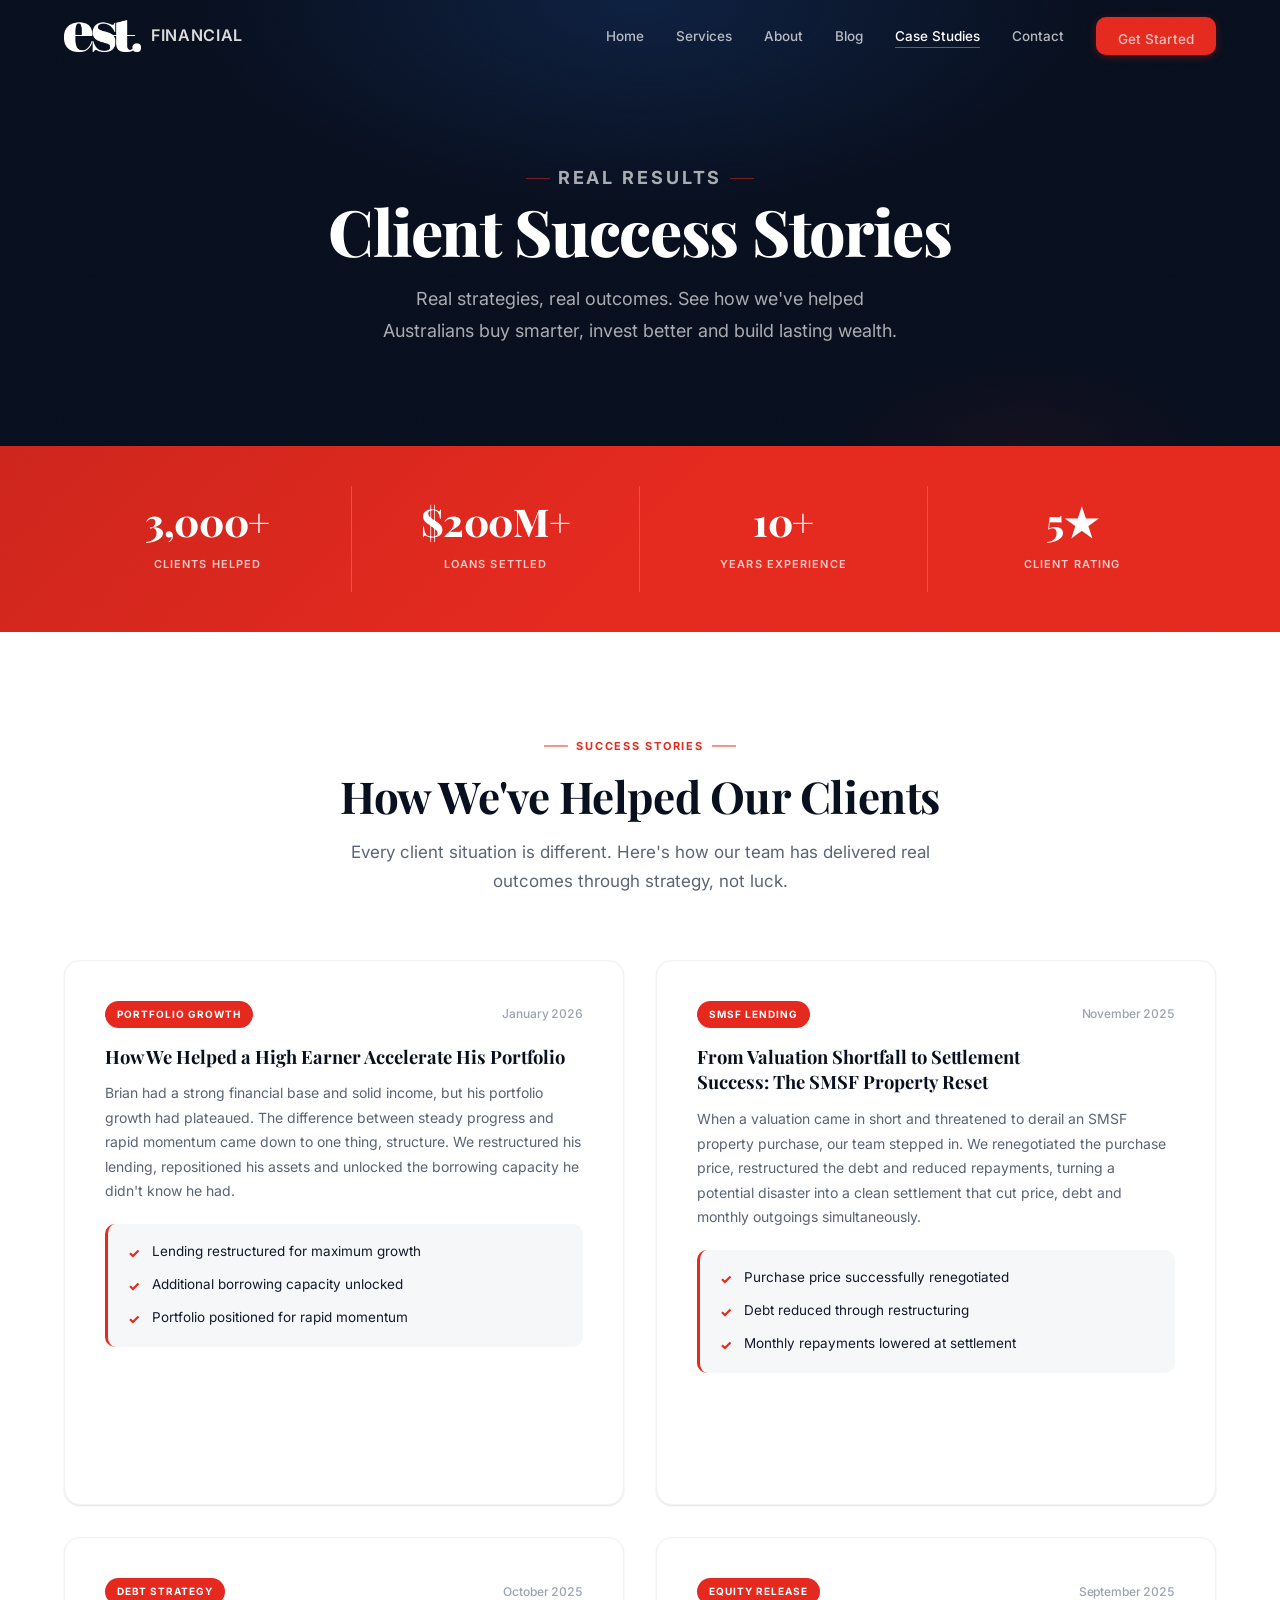
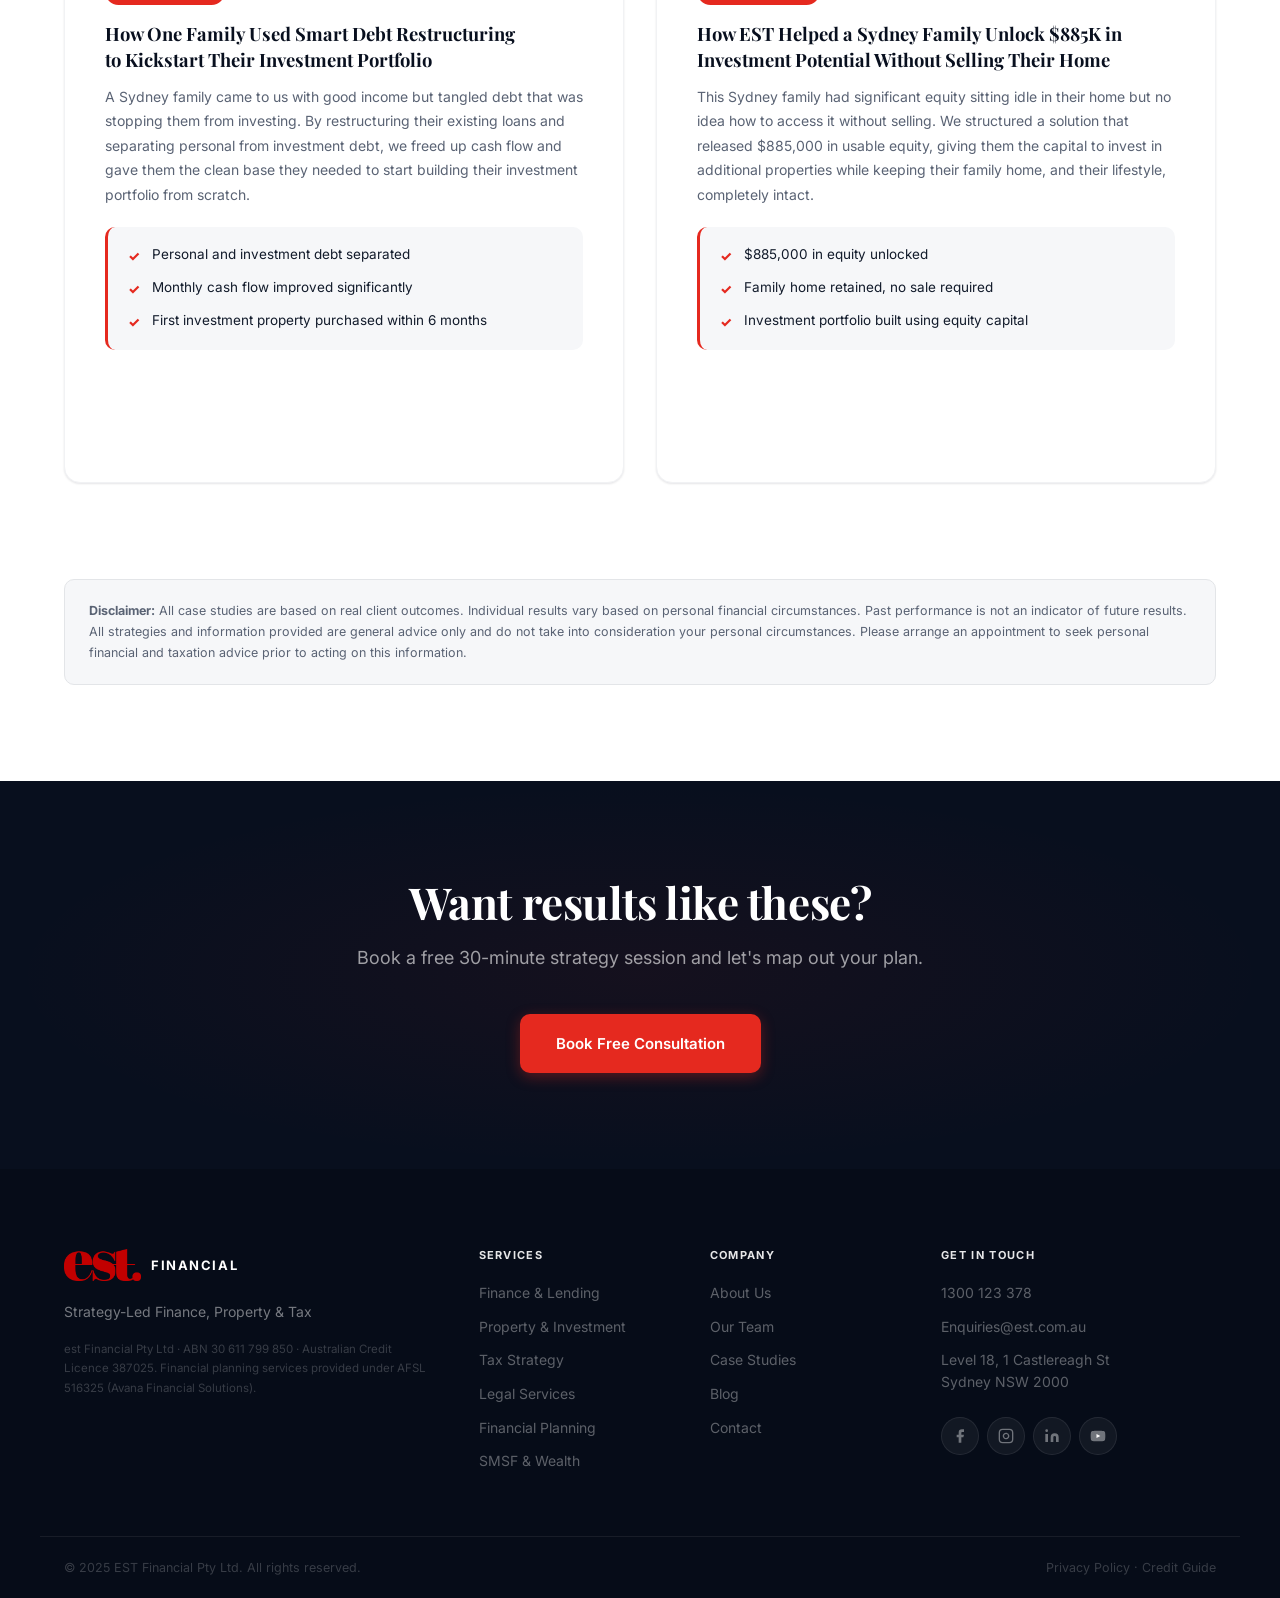
<file: case-studies.html>
<!DOCTYPE html>
<html lang="en">
<head>
  <meta charset="UTF-8" />
  <meta name="viewport" content="width=device-width, initial-scale=1.0" />
  <title>Case Studies | EST Financial</title>
  <meta name="description" content="Real results for real clients. See how EST Financial has helped Australians buy smarter, invest better and build lasting wealth." />
  <meta property="og:type" content="website" />
  <link rel="icon" type="image/svg+xml" href="data:image/svg+xml,%3Csvg xmlns='http://www.w3.org/2000/svg' viewBox='0 0 32 32'%3E%3Crect width='32' height='32' rx='7' fill='%23e5291f'/%3E%3Ctext x='16' y='23' font-family='Georgia,serif' font-size='20' font-weight='700' fill='white' text-anchor='middle'%3Ee%3C/text%3E%3C/svg%3E" />
  <link rel="stylesheet" href="css/style.css" />
  <link rel="preconnect" href="https://fonts.googleapis.com" />
  <link href="https://fonts.googleapis.com/css2?family=Inter:wght@300;400;500;600;700&family=Playfair+Display:ital,wght@0,600;0,700;0,800;1,600;1,700&display=swap" rel="stylesheet" />
</head>
<body>

  <!-- NAVBAR -->
  <nav class="navbar">
    <div class="container nav-inner">
      <a href="index.html" class="logo"><img src="images/est-logo-white.png" alt="est Financial" class="logo-img" /><span class="logo-wordmark">Financial</span></a>
      <button class="nav-toggle" aria-label="Toggle menu">&#9776;</button>
      <ul class="nav-links">
        <li><a href="index.html">Home</a></li>
        <li><a href="services.html">Services</a></li>
        <li><a href="about.html">About</a></li>
        <li><a href="blog.html">Blog</a></li>
        <li><a href="case-studies.html" class="active">Case Studies</a></li>
        <li><a href="contact.html">Contact</a></li>
        <li><a href="contact.html" class="btn btn-nav">Get Started</a></li>
      </ul>
    </div>
  </nav>

  <!-- PAGE HERO -->
  <section class="page-hero">
    <div class="container">
      <p class="eyebrow">REAL RESULTS</p>
      <h1>Client Success Stories</h1>
      <p class="hero-sub">Real strategies, real outcomes. See how we've helped Australians buy smarter, invest better and build lasting wealth.</p>
    </div>
  </section>

  <!-- STATS -->
  <section class="stats-bar">
    <div class="container stats-grid">
      <div class="stat">
        <span class="stat-number">3,000+</span>
        <span class="stat-label">Clients Helped</span>
      </div>
      <div class="stat">
        <span class="stat-number">$200M+</span>
        <span class="stat-label">Loans Settled</span>
      </div>
      <div class="stat">
        <span class="stat-number">10+</span>
        <span class="stat-label">Years Experience</span>
      </div>
      <div class="stat">
        <span class="stat-number">5★</span>
        <span class="stat-label">Client Rating</span>
      </div>
    </div>
  </section>

  <!-- CASE STUDIES -->
  <section class="section">
    <div class="container">
      <div class="section-header">
        <p class="eyebrow">SUCCESS STORIES</p>
        <h2>How We've Helped Our Clients</h2>
        <p class="section-sub">Every client situation is different. Here's how our team has delivered real outcomes through strategy, not luck.</p>
      </div>
      <div class="case-studies-grid">

        <!-- Case Study 1 -->
        <div class="case-card">
          <div class="case-card-header">
            <div class="case-tag">Portfolio Growth</div>
            <span class="case-date">January 2026</span>
          </div>
          <h3>How We Helped a High Earner Accelerate His Portfolio</h3>
          <p class="case-excerpt">Brian had a strong financial base and solid income, but his portfolio growth had plateaued. The difference between steady progress and rapid momentum came down to one thing, structure. We restructured his lending, repositioned his assets and unlocked the borrowing capacity he didn't know he had.</p>
          <div class="case-outcomes">
            <div class="outcome-item">
              <span class="outcome-icon">✓</span>
              <span>Lending restructured for maximum growth</span>
            </div>
            <div class="outcome-item">
              <span class="outcome-icon">✓</span>
              <span>Additional borrowing capacity unlocked</span>
            </div>
            <div class="outcome-item">
              <span class="outcome-icon">✓</span>
              <span>Portfolio positioned for rapid momentum</span>
            </div>
          </div>
          <a href="https://est.com.au/how-we-heeped-a-high-earner-to-accelerate-his-portfolio/" target="_blank" rel="noopener" class="btn btn-outline" style="margin-top:1.5rem;display:inline-block;">Read Full Story →</a>
        </div>

        <!-- Case Study 2 -->
        <div class="case-card">
          <div class="case-card-header">
            <div class="case-tag">SMSF Lending</div>
            <span class="case-date">November 2025</span>
          </div>
          <h3>From Valuation Shortfall to Settlement Success: The SMSF Property Reset</h3>
          <p class="case-excerpt">When a valuation came in short and threatened to derail an SMSF property purchase, our team stepped in. We renegotiated the purchase price, restructured the debt and reduced repayments, turning a potential disaster into a clean settlement that cut price, debt and monthly outgoings simultaneously.</p>
          <div class="case-outcomes">
            <div class="outcome-item">
              <span class="outcome-icon">✓</span>
              <span>Purchase price successfully renegotiated</span>
            </div>
            <div class="outcome-item">
              <span class="outcome-icon">✓</span>
              <span>Debt reduced through restructuring</span>
            </div>
            <div class="outcome-item">
              <span class="outcome-icon">✓</span>
              <span>Monthly repayments lowered at settlement</span>
            </div>
          </div>
          <a href="https://est.com.au/from-valuation-shortfall-to-settlement-success-the-smsf-property-reset-that-cut-price-debt-and-repayments/" target="_blank" rel="noopener" class="btn btn-outline" style="margin-top:1.5rem;display:inline-block;">Read Full Story →</a>
        </div>

        <!-- Case Study 3 -->
        <div class="case-card">
          <div class="case-card-header">
            <div class="case-tag">Debt Strategy</div>
            <span class="case-date">October 2025</span>
          </div>
          <h3>How One Family Used Smart Debt Restructuring to Kickstart Their Investment Portfolio</h3>
          <p class="case-excerpt">A Sydney family came to us with good income but tangled debt that was stopping them from investing. By restructuring their existing loans and separating personal from investment debt, we freed up cash flow and gave them the clean base they needed to start building their investment portfolio from scratch.</p>
          <div class="case-outcomes">
            <div class="outcome-item">
              <span class="outcome-icon">✓</span>
              <span>Personal and investment debt separated</span>
            </div>
            <div class="outcome-item">
              <span class="outcome-icon">✓</span>
              <span>Monthly cash flow improved significantly</span>
            </div>
            <div class="outcome-item">
              <span class="outcome-icon">✓</span>
              <span>First investment property purchased within 6 months</span>
            </div>
          </div>
          <a href="https://est.com.au/how-one-family-used-smart-debt-restructuring-to-kickstart-their-investment-portfolio/" target="_blank" rel="noopener" class="btn btn-outline" style="margin-top:1.5rem;display:inline-block;">Read Full Story →</a>
        </div>

        <!-- Case Study 4 -->
        <div class="case-card">
          <div class="case-card-header">
            <div class="case-tag">Equity Release</div>
            <span class="case-date">September 2025</span>
          </div>
          <h3>How EST Helped a Sydney Family Unlock $885K in Investment Potential Without Selling Their Home</h3>
          <p class="case-excerpt">This Sydney family had significant equity sitting idle in their home but no idea how to access it without selling. We structured a solution that released $885,000 in usable equity, giving them the capital to invest in additional properties while keeping their family home, and their lifestyle, completely intact.</p>
          <div class="case-outcomes">
            <div class="outcome-item">
              <span class="outcome-icon">✓</span>
              <span>$885,000 in equity unlocked</span>
            </div>
            <div class="outcome-item">
              <span class="outcome-icon">✓</span>
              <span>Family home retained, no sale required</span>
            </div>
            <div class="outcome-item">
              <span class="outcome-icon">✓</span>
              <span>Investment portfolio built using equity capital</span>
            </div>
          </div>
          <a href="https://est.com.au/a-sydney-family-unlock-885k/" target="_blank" rel="noopener" class="btn btn-outline" style="margin-top:1.5rem;display:inline-block;">Read Full Story →</a>
        </div>

      </div>
    </div>
  </section>

  <!-- DISCLAIMER -->
  <section class="section" style="padding-top:0;">
    <div class="container">
      <div class="disclaimer-box">
        <p><strong>Disclaimer:</strong> All case studies are based on real client outcomes. Individual results vary based on personal financial circumstances. Past performance is not an indicator of future results. All strategies and information provided are general advice only and do not take into consideration your personal circumstances. Please arrange an appointment to seek personal financial and taxation advice prior to acting on this information.</p>
      </div>
    </div>
  </section>

  <!-- CTA -->
  <section class="cta-section">
    <div class="container cta-inner">
      <h2>Want results like these?</h2>
      <p>Book a free 30-minute strategy session and let's map out your plan.</p>
      <a href="contact.html" class="btn btn-primary">Book Free Consultation</a>
    </div>
  </section>

  <!-- FOOTER -->
  <footer class="footer">
    <div class="container footer-grid">
      <div class="footer-col footer-brand">
        <a href="index.html" class="footer-logo">
          <img src="images/est-logo-red.png" alt="EST Financial" />
          <span>Financial</span>
        </a>
        <p class="footer-tagline">Strategy-Led Finance, Property &amp; Tax</p>
        <p class="footer-legal">est Financial Pty Ltd &middot; ABN 30 611 799 850 &middot; Australian Credit Licence 387025. Financial planning services provided under AFSL 516325 (Avana Financial Solutions).</p>
      </div>
      <div class="footer-col">
        <h4>Services</h4>
        <ul>
          <li><a href="services.html#lending">Finance &amp; Lending</a></li>
          <li><a href="services.html#property">Property &amp; Investment</a></li>
          <li><a href="services.html#tax">Tax Strategy</a></li>
          <li><a href="services.html#legal">Legal Services</a></li>
          <li><a href="services.html#planning">Financial Planning</a></li>
          <li><a href="services.html#smsf">SMSF &amp; Wealth</a></li>
        </ul>
      </div>
      <div class="footer-col">
        <h4>Company</h4>
        <ul>
          <li><a href="about.html">About Us</a></li>
          <li><a href="about.html#team">Our Team</a></li>
          <li><a href="case-studies.html">Case Studies</a></li>
          <li><a href="blog.html">Blog</a></li>
          <li><a href="contact.html">Contact</a></li>
        </ul>
      </div>
      <div class="footer-col">
        <h4>Get in Touch</h4>
        <ul>
          <li><a href="tel:1300123378">1300 123 378</a></li>
          <li><a href="mailto:enquiries@est.com.au">Enquiries@est.com.au</a></li>
          <li>Level 18, 1 Castlereagh St<br>Sydney NSW 2000</li>
        </ul>
        <div class="social-links">
          <a href="https://www.facebook.com/profile.php?id=61572661042298" target="_blank" rel="noopener" aria-label="Facebook"><svg viewBox="0 0 24 24" fill="currentColor" width="16" height="16"><path d="M18 2h-3a5 5 0 0 0-5 5v3H7v4h3v8h4v-8h3l1-4h-4V7a1 1 0 0 1 1-1h3z"/></svg></a>
          <a href="#" aria-label="Instagram"><svg viewBox="0 0 24 24" fill="none" stroke="currentColor" stroke-width="2" width="16" height="16"><rect x="2" y="2" width="20" height="20" rx="5" ry="5"/><path d="M16 11.37A4 4 0 1 1 12.63 8 4 4 0 0 1 16 11.37z"/><line x1="17.5" y1="6.5" x2="17.51" y2="6.5"/></svg></a>
          <a href="#" aria-label="LinkedIn"><svg viewBox="0 0 24 24" fill="currentColor" width="16" height="16"><path d="M16 8a6 6 0 0 1 6 6v7h-4v-7a2 2 0 0 0-2-2 2 2 0 0 0-2 2v7h-4v-7a6 6 0 0 1 6-6z"/><rect x="2" y="9" width="4" height="12"/><circle cx="4" cy="4" r="2"/></svg></a>
          <a href="https://www.youtube.com/@est.financial" aria-label="YouTube"><svg viewBox="0 0 24 24" fill="currentColor" width="16" height="16"><path d="M22.54 6.42a2.78 2.78 0 0 0-1.95-1.96C18.88 4 12 4 12 4s-6.88 0-8.59.46a2.78 2.78 0 0 0-1.95 1.96A29 29 0 0 0 1 12a29 29 0 0 0 .46 5.58A2.78 2.78 0 0 0 3.41 19.6C5.12 20 12 20 12 20s6.88 0 8.59-.46a2.78 2.78 0 0 0 1.95-1.95A29 29 0 0 0 23 12a29 29 0 0 0-.46-5.58z"/><polygon points="9.75 15.02 15.5 12 9.75 8.98 9.75 15.02" fill="white"/></svg></a>
        </div>
      </div>
    </div>
    <div class="footer-bottom">
      <div class="container footer-bottom-inner">
        <p>&copy; 2025 EST Financial Pty Ltd. All rights reserved.</p>
        <p class="footer-bottom-links"><a href="https://est.com.au/privacy-policy/" target="_blank" rel="noopener">Privacy Policy</a> &middot; <a href="https://est.com.au/credit-guide/" target="_blank" rel="noopener">Credit Guide</a></p>
      </div>
    </div>
  </footer>

  <script src="js/main.js"></script>
  <script src="admin/editor.js"></script>
</body>
</html>
</file>
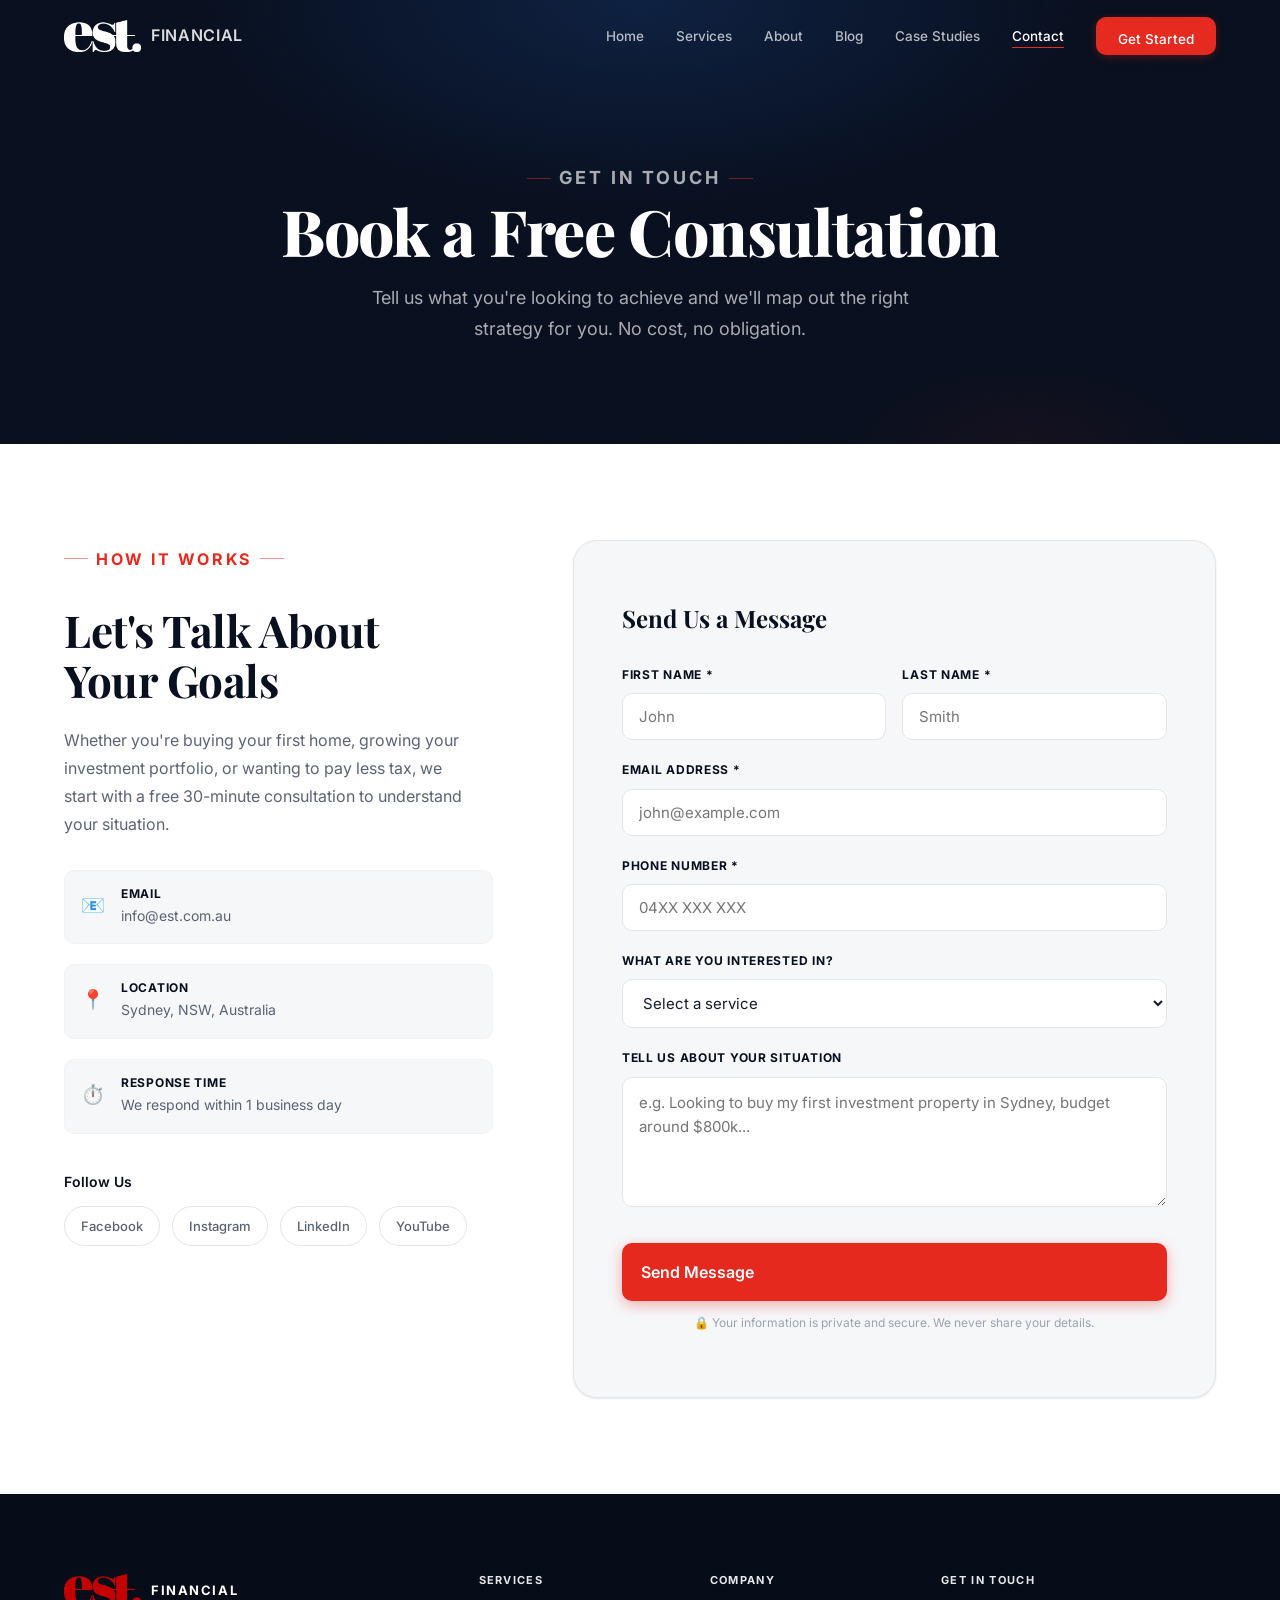
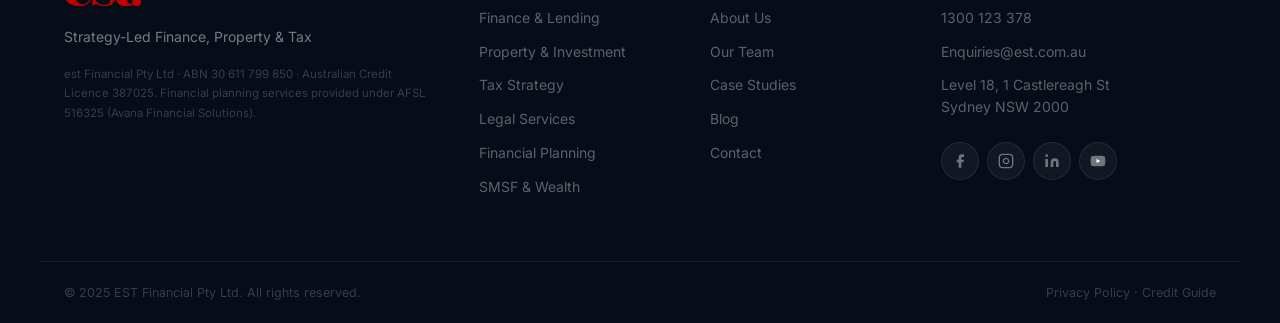
<file: contact.html>
<!DOCTYPE html>
<html lang="en">
<head>
  <meta charset="UTF-8" />
  <meta name="viewport" content="width=device-width, initial-scale=1.0" />
  <title>Contact Us | EST Financial</title>
  <meta name="description" content="Book a free consultation with EST Financial. Talk to our lending, property, tax and legal experts today." />
  <meta property="og:type" content="website" />
  <link rel="icon" type="image/svg+xml" href="data:image/svg+xml,%3Csvg xmlns='http://www.w3.org/2000/svg' viewBox='0 0 32 32'%3E%3Crect width='32' height='32' rx='7' fill='%23e5291f'/%3E%3Ctext x='16' y='23' font-family='Georgia,serif' font-size='20' font-weight='700' fill='white' text-anchor='middle'%3Ee%3C/text%3E%3C/svg%3E" />
  <link rel="stylesheet" href="css/style.css" />
  <link rel="preconnect" href="https://fonts.googleapis.com" />
  <link href="https://fonts.googleapis.com/css2?family=Inter:wght@300;400;500;600;700&family=Playfair+Display:ital,wght@0,600;0,700;0,800;1,600;1,700&display=swap" rel="stylesheet" />
</head>
<body>

  <nav class="navbar">
    <div class="container nav-inner">
      <a href="index.html" class="logo"><img src="images/est-logo-white.png" alt="est Financial" class="logo-img" /><span class="logo-wordmark">Financial</span></a>
      <button class="nav-toggle" aria-label="Toggle menu">&#9776;</button>
      <ul class="nav-links">
        <li><a href="index.html">Home</a></li>
        <li><a href="services.html">Services</a></li>
        <li><a href="about.html">About</a></li>
        <li><a href="blog.html">Blog</a></li>
        <li><a href="case-studies.html">Case Studies</a></li>
        <li><a href="contact.html" class="active">Contact</a></li>
        <li><a href="contact.html" class="btn btn-nav">Get Started</a></li>
      </ul>
    </div>
  </nav>

  <section class="page-hero">
    <div class="container">
      <p class="eyebrow">Get in Touch</p>
      <h1>Book a Free Consultation</h1>
      <p>Tell us what you're looking to achieve and we'll map out the right strategy for you. No cost, no obligation.</p>
    </div>
  </section>

  <section class="section contact-section">
    <div class="container">
      <div class="contact-inner">

        <!-- LEFT: Info -->
        <div class="contact-info">
          <p class="eyebrow">How It Works</p>
          <h2>Let's Talk About Your Goals</h2>
          <p>Whether you're buying your first home, growing your investment portfolio, or wanting to pay less tax, we start with a free 30-minute consultation to understand your situation.</p>
          <div class="contact-details">
            <div class="contact-detail">
              <div class="contact-detail-icon">📧</div>
              <div>
                <h4>Email</h4>
                <p><a href="mailto:info@est.com.au">info@est.com.au</a></p>
              </div>
            </div>
            <div class="contact-detail">
              <div class="contact-detail-icon">📍</div>
              <div>
                <h4>Location</h4>
                <p>Sydney, NSW, Australia</p>
              </div>
            </div>
            <div class="contact-detail">
              <div class="contact-detail-icon">⏱️</div>
              <div>
                <h4>Response Time</h4>
                <p>We respond within 1 business day</p>
              </div>
            </div>
          </div>

          <div class="contact-social" style="margin-top: 40px;">
            <h4 style="font-family: var(--font-body); font-size: 14px; font-weight: 600; color: var(--navy); margin-bottom: 16px;">Follow Us</h4>
            <div class="social-links-dark">
              <a href="#" class="social-link-dark">Facebook</a>
              <a href="#" class="social-link-dark">Instagram</a>
              <a href="#" class="social-link-dark">LinkedIn</a>
              <a href="#" class="social-link-dark">YouTube</a>
            </div>
          </div>
        </div>

        <!-- RIGHT: Form (replace with GHL embed when ready) -->
        <div class="form-box">
          <h3>Send Us a Message</h3>

          <!--
            TO ADD YOUR GHL FORM:
            1. Log into GoHighLevel
            2. Go to Sites → Forms → click your form → Integrate
            3. Copy the iframe embed code
            4. Replace everything between the comment tags below with the iframe
          -->

          <!-- GHL FORM START -->
          <form class="contact-form" id="contactForm">
            <div class="form-row">
              <div class="form-group">
                <label for="firstName">First Name *</label>
                <input type="text" id="firstName" name="firstName" placeholder="John" required />
              </div>
              <div class="form-group">
                <label for="lastName">Last Name *</label>
                <input type="text" id="lastName" name="lastName" placeholder="Smith" required />
              </div>
            </div>
            <div class="form-group">
              <label for="email">Email Address *</label>
              <input type="email" id="email" name="email" placeholder="john@example.com" required />
            </div>
            <div class="form-group">
              <label for="phone">Phone Number *</label>
              <input type="tel" id="phone" name="phone" placeholder="04XX XXX XXX" required />
            </div>
            <div class="form-group">
              <label for="service">What are you interested in?</label>
              <select id="service" name="service">
                <option value="">Select a service</option>
                <option value="lending">Lending / Home Loan</option>
                <option value="investment-loan">Investment Loan</option>
                <option value="refinancing">Refinancing</option>
                <option value="property">Property / Buyer's Agency</option>
                <option value="tax">Tax Strategy</option>
                <option value="legal">Legal / Conveyancing</option>
                <option value="other">Not sure, need advice</option>
              </select>
            </div>
            <div class="form-group">
              <label for="message">Tell us about your situation</label>
              <textarea id="message" name="message" placeholder="e.g. Looking to buy my first investment property in Sydney, budget around $800k..."></textarea>
            </div>
            <button type="submit" class="btn btn-primary form-submit" id="formSubmitBtn">Send Message</button>
            <div id="formSuccess" style="display:none;background:rgba(34,197,94,0.1);border:1px solid rgba(34,197,94,0.3);border-radius:10px;padding:14px 16px;color:#86efac;font-size:14px;margin-top:1rem;">
              ✓ Thank you! We'll be in touch within 1 business day.
            </div>
            <div id="formError" style="display:none;background:rgba(229,41,31,0.1);border:1px solid rgba(229,41,31,0.2);border-radius:10px;padding:14px 16px;color:#f87171;font-size:14px;margin-top:1rem;">
              Something went wrong. Please call us on <a href="tel:1300123378" style="color:#f87171">1300 123 378</a>.
            </div>
            <p class="form-note">🔒 Your information is private and secure. We never share your details.</p>
          </form>
          <!-- GHL FORM END -->

          <script>
          (function() {
            // ── GHL Webhook URL, paste yours here ───────────────
            const GHL_WEBHOOK = 'YOUR_GHL_WEBHOOK_URL_HERE';
            // ─────────────────────────────────────────────────────

            const form    = document.getElementById('contactForm');
            const btn     = document.getElementById('formSubmitBtn');
            const success = document.getElementById('formSuccess');
            const errBox  = document.getElementById('formError');

            if (!form) return;

            form.addEventListener('submit', async function(e) {
              e.preventDefault();
              if (!GHL_WEBHOOK || GHL_WEBHOOK.includes('YOUR_GHL')) {
                alert('GHL webhook not configured yet. Please contact your developer.');
                return;
              }

              btn.disabled    = true;
              btn.textContent = 'Sending…';
              success.style.display = 'none';
              errBox.style.display  = 'none';

              const payload = {
                firstName : document.getElementById('firstName')?.value || '',
                lastName  : document.getElementById('lastName')?.value  || '',
                email     : document.getElementById('email')?.value     || '',
                phone     : document.getElementById('phone')?.value     || '',
                service   : document.getElementById('service')?.value   || '',
                message   : document.getElementById('message')?.value   || '',
                source    : 'EST Website Contact Form',
                pageUrl   : window.location.href,
                submittedAt: new Date().toISOString(),
              };

              try {
                await fetch(GHL_WEBHOOK, {
                  method : 'POST',
                  mode   : 'no-cors',
                  headers: { 'Content-Type': 'application/json' },
                  body   : JSON.stringify(payload),
                });
                form.reset();
                success.style.display = 'block';
                btn.style.display     = 'none';
              } catch(err) {
                errBox.style.display  = 'block';
                btn.disabled    = false;
                btn.textContent = 'Send Message';
              }
            });
          })();
          </script>

        </div>
      </div>
    </div>
  </section>

  <footer class="footer">
    <div class="container footer-grid">
      <div class="footer-col footer-brand">
        <a href="index.html" class="footer-logo">
          <img src="images/est-logo-red.png" alt="EST Financial" />
          <span>Financial</span>
        </a>
        <p class="footer-tagline">Strategy-Led Finance, Property &amp; Tax</p>
        <p class="footer-legal">est Financial Pty Ltd &middot; ABN 30 611 799 850 &middot; Australian Credit Licence 387025. Financial planning services provided under AFSL 516325 (Avana Financial Solutions).</p>
      </div>
      <div class="footer-col">
        <h4>Services</h4>
        <ul>
          <li><a href="services.html#lending">Finance &amp; Lending</a></li>
          <li><a href="services.html#property">Property &amp; Investment</a></li>
          <li><a href="services.html#tax">Tax Strategy</a></li>
          <li><a href="services.html#legal">Legal Services</a></li>
          <li><a href="services.html#planning">Financial Planning</a></li>
          <li><a href="services.html#smsf">SMSF &amp; Wealth</a></li>
        </ul>
      </div>
      <div class="footer-col">
        <h4>Company</h4>
        <ul>
          <li><a href="about.html">About Us</a></li>
          <li><a href="about.html#team">Our Team</a></li>
          <li><a href="case-studies.html">Case Studies</a></li>
          <li><a href="blog.html">Blog</a></li>
          <li><a href="contact.html">Contact</a></li>
        </ul>
      </div>
      <div class="footer-col">
        <h4>Get in Touch</h4>
        <ul>
          <li><a href="tel:1300123378">1300 123 378</a></li>
          <li><a href="mailto:enquiries@est.com.au">Enquiries@est.com.au</a></li>
          <li>Level 18, 1 Castlereagh St<br>Sydney NSW 2000</li>
        </ul>
        <div class="social-links">
          <a href="https://www.facebook.com/profile.php?id=61572661042298" target="_blank" rel="noopener" aria-label="Facebook"><svg viewBox="0 0 24 24" fill="currentColor" width="16" height="16"><path d="M18 2h-3a5 5 0 0 0-5 5v3H7v4h3v8h4v-8h3l1-4h-4V7a1 1 0 0 1 1-1h3z"/></svg></a>
          <a href="#" aria-label="Instagram"><svg viewBox="0 0 24 24" fill="none" stroke="currentColor" stroke-width="2" width="16" height="16"><rect x="2" y="2" width="20" height="20" rx="5" ry="5"/><path d="M16 11.37A4 4 0 1 1 12.63 8 4 4 0 0 1 16 11.37z"/><line x1="17.5" y1="6.5" x2="17.51" y2="6.5"/></svg></a>
          <a href="#" aria-label="LinkedIn"><svg viewBox="0 0 24 24" fill="currentColor" width="16" height="16"><path d="M16 8a6 6 0 0 1 6 6v7h-4v-7a2 2 0 0 0-2-2 2 2 0 0 0-2 2v7h-4v-7a6 6 0 0 1 6-6z"/><rect x="2" y="9" width="4" height="12"/><circle cx="4" cy="4" r="2"/></svg></a>
          <a href="https://www.youtube.com/@est.financial" aria-label="YouTube"><svg viewBox="0 0 24 24" fill="currentColor" width="16" height="16"><path d="M22.54 6.42a2.78 2.78 0 0 0-1.95-1.96C18.88 4 12 4 12 4s-6.88 0-8.59.46a2.78 2.78 0 0 0-1.95 1.96A29 29 0 0 0 1 12a29 29 0 0 0 .46 5.58A2.78 2.78 0 0 0 3.41 19.6C5.12 20 12 20 12 20s6.88 0 8.59-.46a2.78 2.78 0 0 0 1.95-1.95A29 29 0 0 0 23 12a29 29 0 0 0-.46-5.58z"/><polygon points="9.75 15.02 15.5 12 9.75 8.98 9.75 15.02" fill="white"/></svg></a>
        </div>
      </div>
    </div>
    <div class="footer-bottom">
      <div class="container footer-bottom-inner">
        <p>&copy; 2025 EST Financial Pty Ltd. All rights reserved.</p>
        <p class="footer-bottom-links"><a href="https://est.com.au/privacy-policy/" target="_blank" rel="noopener">Privacy Policy</a> &middot; <a href="https://est.com.au/credit-guide/" target="_blank" rel="noopener">Credit Guide</a></p>
      </div>
    </div>
  </footer>

  <script src="js/main.js"></script>
  <script src="admin/editor.js"></script>
</body>
</html>
</file>
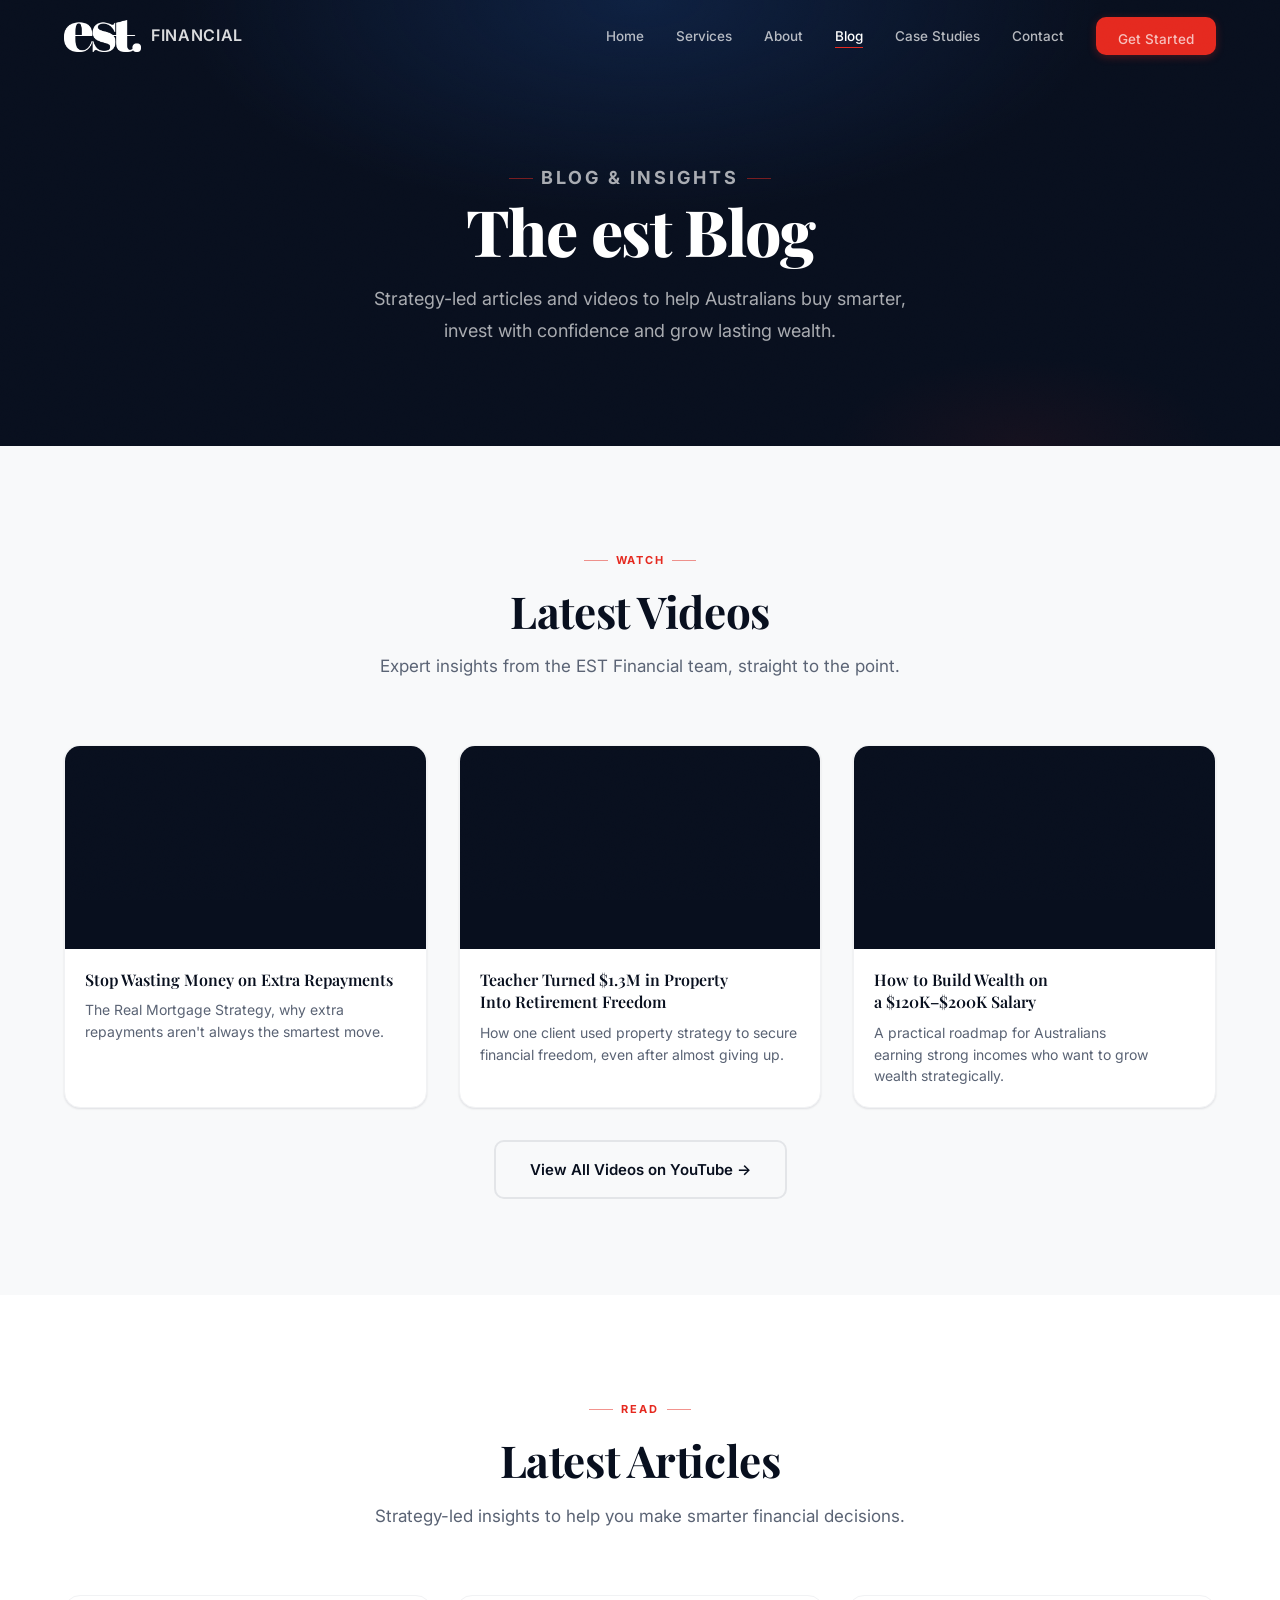
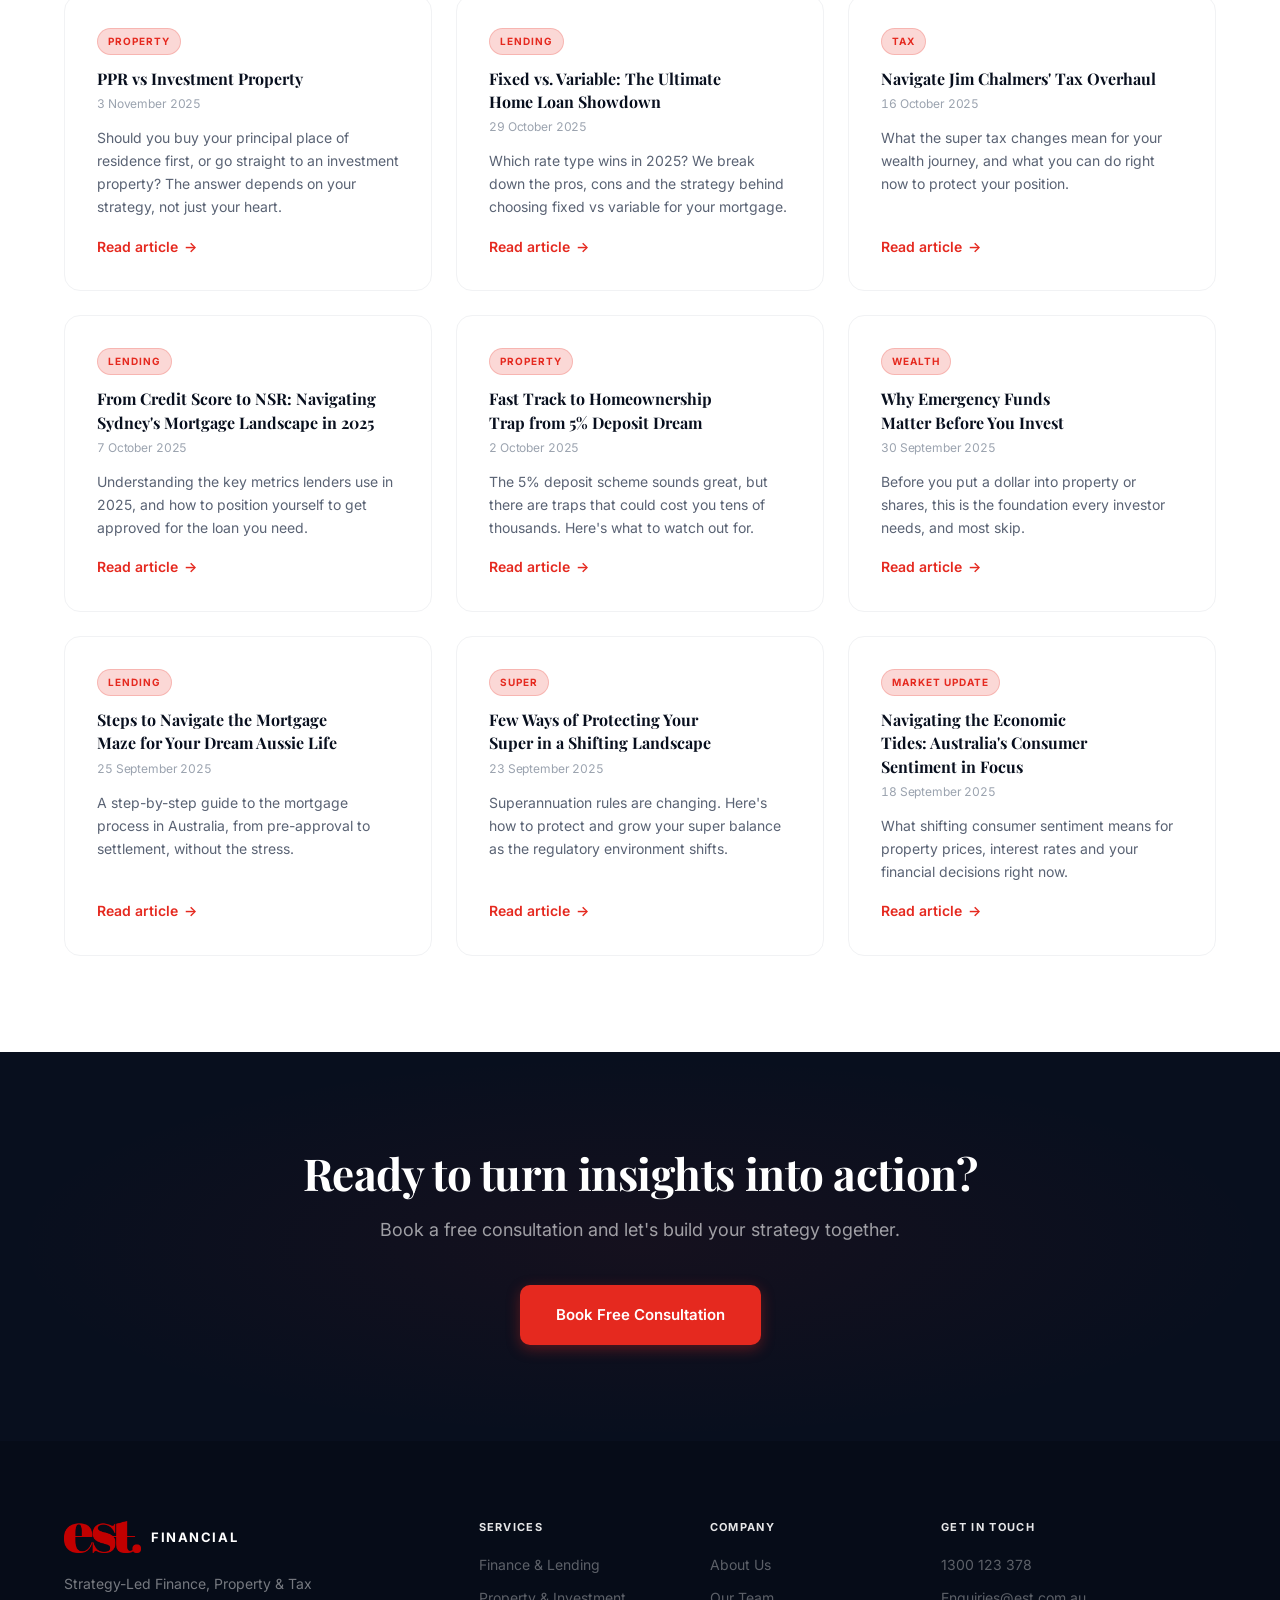
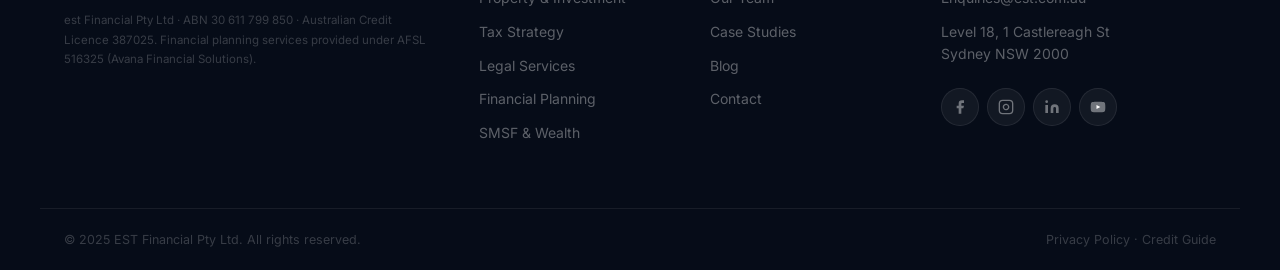
<file: media.html>
<!DOCTYPE html>
<html lang="en">
<head>
  <meta charset="UTF-8" />
  <meta name="viewport" content="width=device-width, initial-scale=1.0" />
  <meta http-equiv="refresh" content="0; url=blog.html" />
  <link rel="canonical" href="blog.html" />
  <meta name="robots" content="noindex" />
  <title>Moved to the Blog | EST Financial</title>
  <script>location.replace('blog.html');</script>
</head>
<body>
  <p>This page has moved. Visit the <a href="blog.html">est Blog</a>.</p>
</body>
</html>
</file>
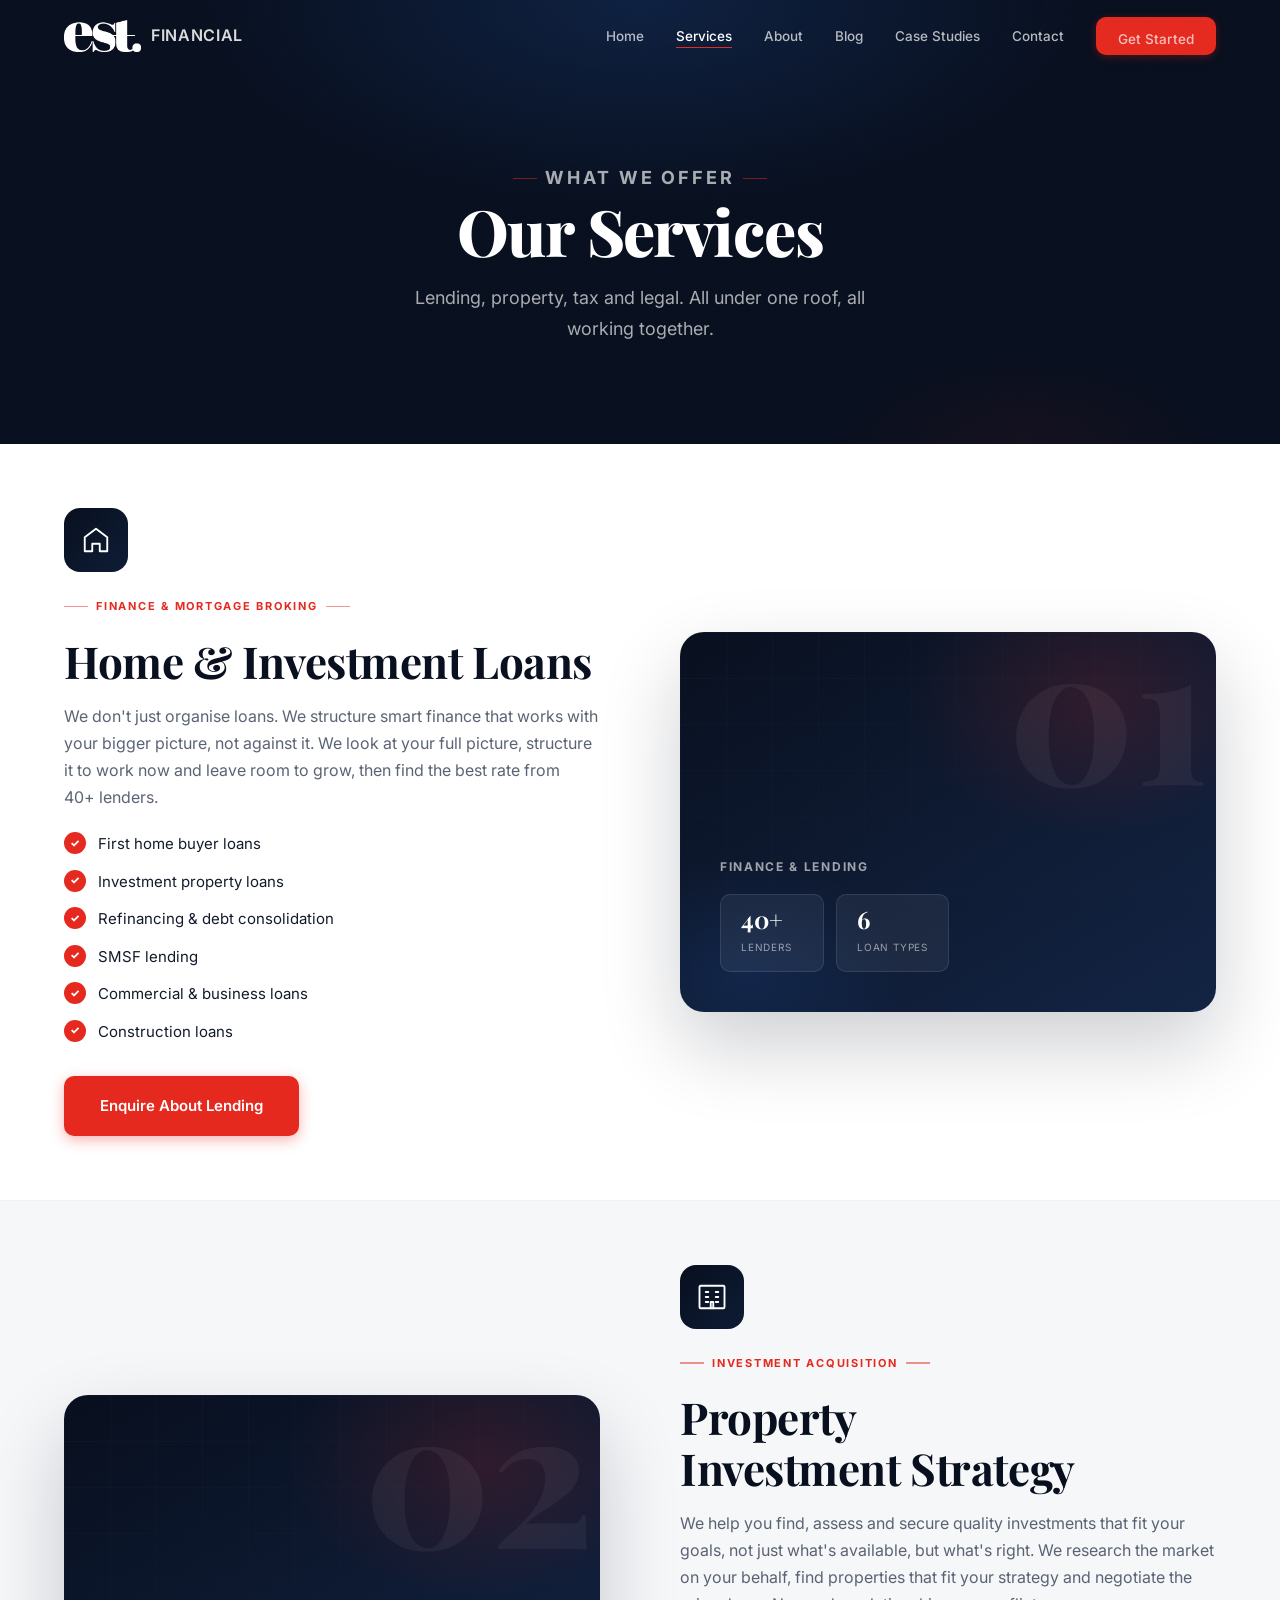
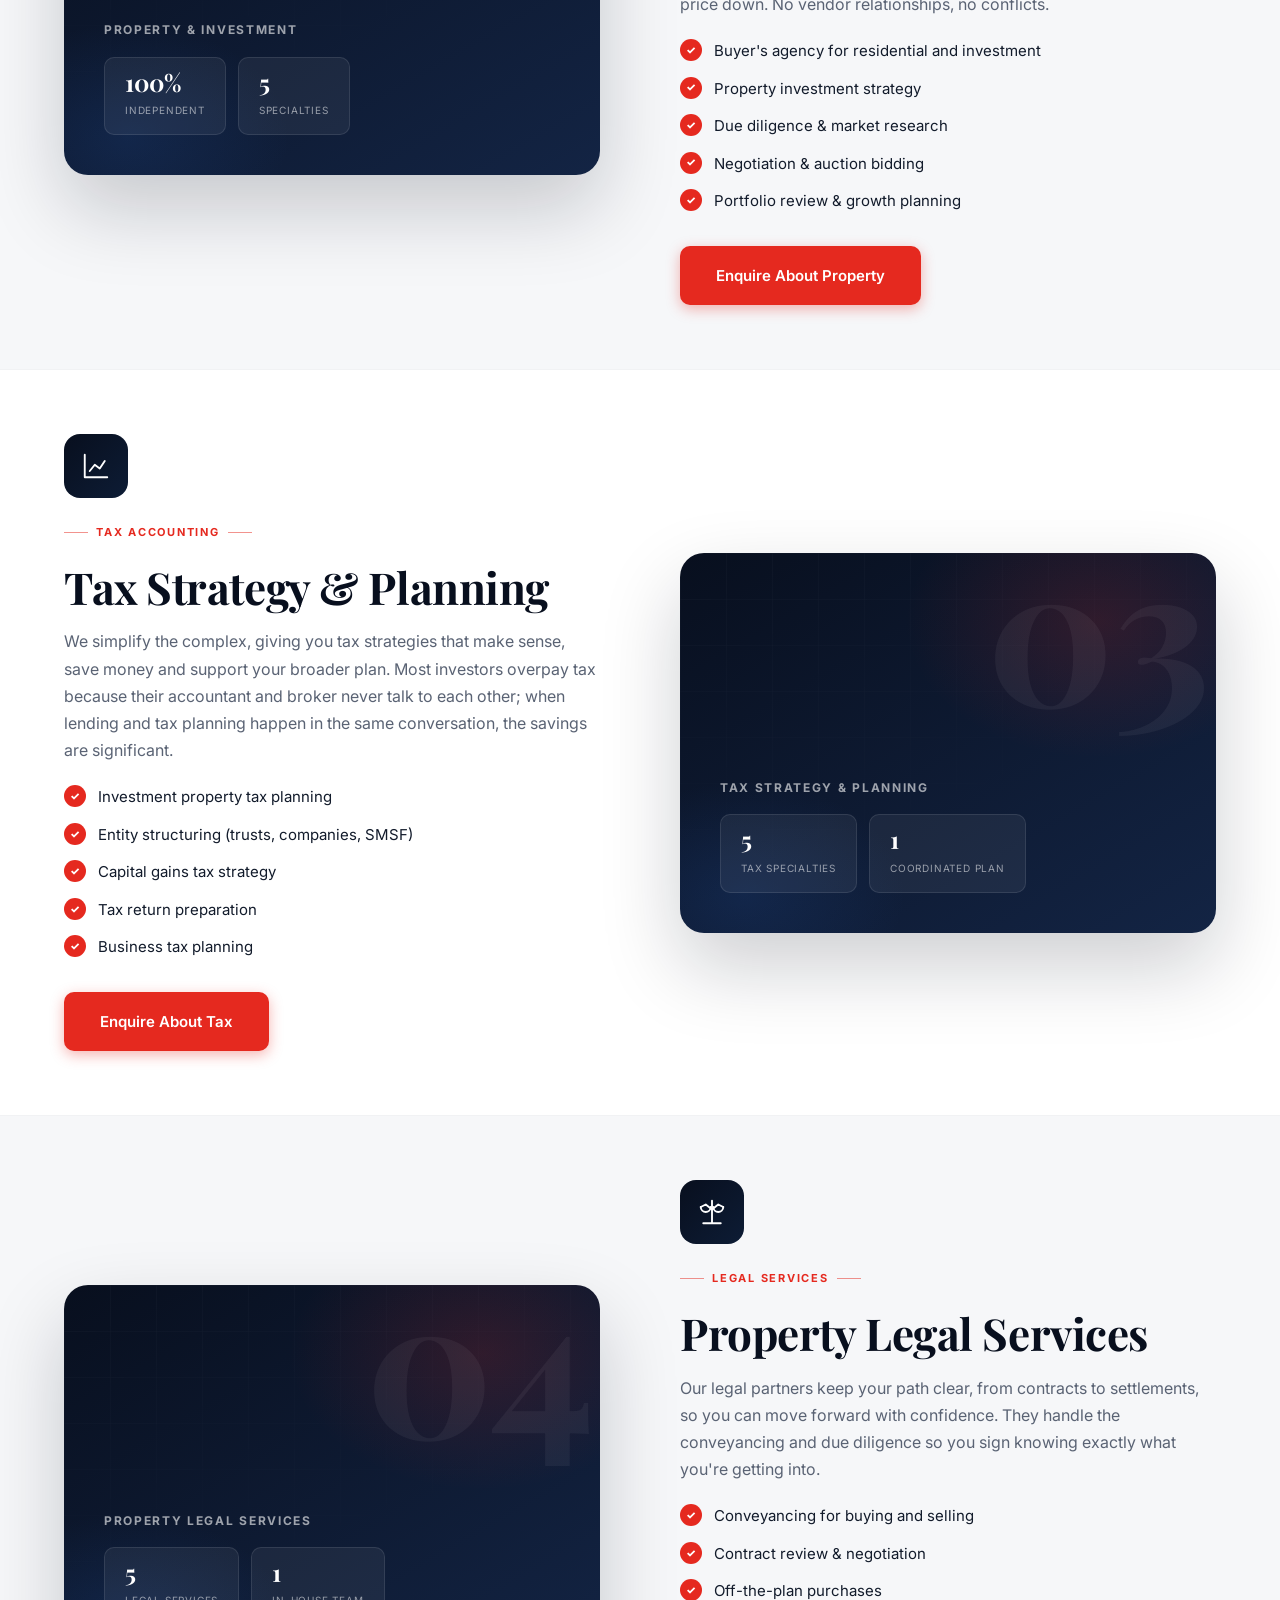
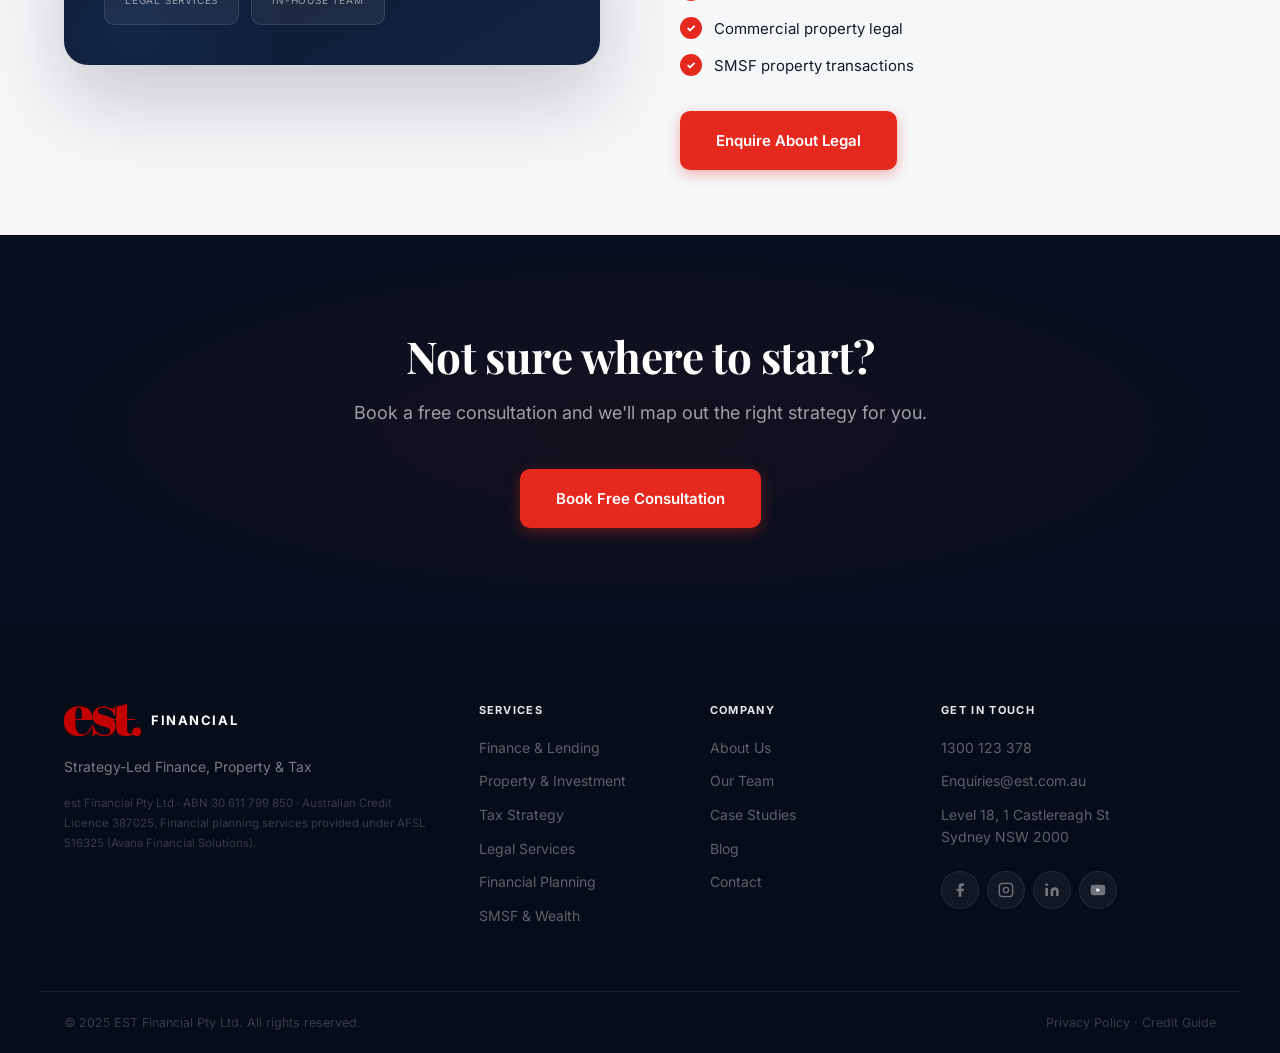
<file: services.html>
<!DOCTYPE html>
<html lang="en">
<head>
  <meta charset="UTF-8" />
  <meta name="viewport" content="width=device-width, initial-scale=1.0" />
  <title>Services | Lending, Property, Tax & Legal | EST Financial</title>
  <meta name="description" content="EST Financial offers expert lending, property, tax and legal services for Australians looking to buy, invest and grow wealth." />
  <meta property="og:type" content="website" />
  <link rel="icon" type="image/svg+xml" href="data:image/svg+xml,%3Csvg xmlns='http://www.w3.org/2000/svg' viewBox='0 0 32 32'%3E%3Crect width='32' height='32' rx='7' fill='%23e5291f'/%3E%3Ctext x='16' y='23' font-family='Georgia,serif' font-size='20' font-weight='700' fill='white' text-anchor='middle'%3Ee%3C/text%3E%3C/svg%3E" />
  <link rel="stylesheet" href="css/style.css" />
  <link rel="preconnect" href="https://fonts.googleapis.com" />
  <link href="https://fonts.googleapis.com/css2?family=Inter:wght@300;400;500;600;700&family=Playfair+Display:ital,wght@0,600;0,700;0,800;1,600;1,700&display=swap" rel="stylesheet" />
</head>
<body>

  <nav class="navbar">
    <div class="container nav-inner">
      <a href="index.html" class="logo"><img src="images/est-logo-white.png" alt="est Financial" class="logo-img" /><span class="logo-wordmark">Financial</span></a>
      <button class="nav-toggle" aria-label="Toggle menu">&#9776;</button>
      <ul class="nav-links">
        <li><a href="index.html">Home</a></li>
        <li><a href="services.html" class="active">Services</a></li>
        <li><a href="about.html">About</a></li>
        <li><a href="blog.html">Blog</a></li>
        <li><a href="case-studies.html">Case Studies</a></li>
        <li><a href="contact.html">Contact</a></li>
        <li><a href="contact.html" class="btn btn-nav">Get Started</a></li>
      </ul>
    </div>
  </nav>

  <section class="page-hero">
    <div class="container">
      <p class="eyebrow">What We Offer</p>
      <h1>Our Services</h1>
      <p>Lending, property, tax and legal. All under one roof, all working together.</p>
    </div>
  </section>

  <!-- LENDING -->
  <section class="service-section" id="lending">
    <div class="container">
      <div class="service-section-inner">
        <div class="service-detail">
          <div class="service-detail-icon"><svg viewBox="0 0 24 24" fill="none" stroke="currentColor" stroke-width="1.5" stroke-linecap="round" stroke-linejoin="round"><path d="M3 9.75L12 3l9 6.75V21H15v-6H9v6H3V9.75z"/></svg></div>
          <p class="eyebrow">Finance &amp; Mortgage Broking</p>
          <h2>Home & Investment Loans</h2>
          <p>We don't just organise loans. We structure smart finance that works with your bigger picture, not against it. We look at your full picture, structure it to work now and leave room to grow, then find the best rate from 40+ lenders.</p>
          <ul class="service-list">
            <li><span class="check">✓</span> First home buyer loans</li>
            <li><span class="check">✓</span> Investment property loans</li>
            <li><span class="check">✓</span> Refinancing & debt consolidation</li>
            <li><span class="check">✓</span> SMSF lending</li>
            <li><span class="check">✓</span> Commercial & business loans</li>
            <li><span class="check">✓</span> Construction loans</li>
          </ul>
          <a href="contact.html" class="btn btn-primary">Enquire About Lending</a>
        </div>
        <div class="service-visual" aria-hidden="true">
          <span class="sv-watermark">01</span>
          <span class="sv-label">Finance &amp; Lending</span>
          <div class="sv-stats">
            <div class="sv-stat"><b>40+</b><span>Lenders</span></div>
            <div class="sv-stat"><b>6</b><span>Loan types</span></div>
          </div>
        </div>
      </div>
    </div>
  </section>

  <!-- PROPERTY -->
  <section class="service-section" id="property" style="background: var(--off-white);">
    <div class="container">
      <div class="service-section-inner reverse">
        <div class="service-detail">
          <div class="service-detail-icon"><svg viewBox="0 0 24 24" fill="none" stroke="currentColor" stroke-width="1.5" stroke-linecap="round" stroke-linejoin="round"><rect x="2" y="3" width="20" height="18" rx="1"/><path d="M7 8h2M7 12h2M7 16h2M15 8h2M15 12h2M15 16h2M11 21v-5h2v5"/></svg></div>
          <p class="eyebrow">Investment Acquisition</p>
          <h2>Property Investment Strategy</h2>
          <p>We help you find, assess and secure quality investments that fit your goals, not just what's available, but what's right. We research the market on your behalf, find properties that fit your strategy and negotiate the price down. No vendor relationships, no conflicts.</p>
          <ul class="service-list">
            <li><span class="check">✓</span> Buyer's agency for residential and investment</li>
            <li><span class="check">✓</span> Property investment strategy</li>
            <li><span class="check">✓</span> Due diligence & market research</li>
            <li><span class="check">✓</span> Negotiation & auction bidding</li>
            <li><span class="check">✓</span> Portfolio review & growth planning</li>
          </ul>
          <a href="contact.html" class="btn btn-primary">Enquire About Property</a>
        </div>
        <div class="service-visual" aria-hidden="true">
          <span class="sv-watermark">02</span>
          <span class="sv-label">Property &amp; Investment</span>
          <div class="sv-stats">
            <div class="sv-stat"><b>100%</b><span>Independent</span></div>
            <div class="sv-stat"><b>5</b><span>Specialties</span></div>
          </div>
        </div>
      </div>
    </div>
  </section>

  <!-- TAX -->
  <section class="service-section" id="tax">
    <div class="container">
      <div class="service-section-inner">
        <div class="service-detail">
          <div class="service-detail-icon"><svg viewBox="0 0 24 24" fill="none" stroke="currentColor" stroke-width="1.5" stroke-linecap="round" stroke-linejoin="round"><path d="M3 3v18h18"/><path d="M7 16l4-5 4 3 4-6"/></svg></div>
          <p class="eyebrow">Tax Accounting</p>
          <h2>Tax Strategy & Planning</h2>
          <p>We simplify the complex, giving you tax strategies that make sense, save money and support your broader plan. Most investors overpay tax because their accountant and broker never talk to each other; when lending and tax planning happen in the same conversation, the savings are significant.</p>
          <ul class="service-list">
            <li><span class="check">✓</span> Investment property tax planning</li>
            <li><span class="check">✓</span> Entity structuring (trusts, companies, SMSF)</li>
            <li><span class="check">✓</span> Capital gains tax strategy</li>
            <li><span class="check">✓</span> Tax return preparation</li>
            <li><span class="check">✓</span> Business tax planning</li>
          </ul>
          <a href="contact.html" class="btn btn-primary">Enquire About Tax</a>
        </div>
        <div class="service-visual" aria-hidden="true">
          <span class="sv-watermark">03</span>
          <span class="sv-label">Tax Strategy &amp; Planning</span>
          <div class="sv-stats">
            <div class="sv-stat"><b>5</b><span>Tax specialties</span></div>
            <div class="sv-stat"><b>1</b><span>Coordinated plan</span></div>
          </div>
        </div>
      </div>
    </div>
  </section>

  <!-- LEGAL -->
  <section class="service-section" id="legal" style="background: var(--off-white);">
    <div class="container">
      <div class="service-section-inner reverse">
        <div class="service-detail">
          <div class="service-detail-icon"><svg viewBox="0 0 24 24" fill="none" stroke="currentColor" stroke-width="1.5" stroke-linecap="round" stroke-linejoin="round"><path d="M12 3v18M5 21h14"/><path d="M3 8l4-2 5 4 5-4 4 2"/><path d="M3 8c0 2.5 2 4 4 4s4-1.5 4-4"/><path d="M13 8c0 2.5 2 4 4 4s4-1.5 4-4"/></svg></div>
          <p class="eyebrow">Legal Services</p>
          <h2>Property Legal Services</h2>
          <p>Our legal partners keep your path clear, from contracts to settlements, so you can move forward with confidence. They handle the conveyancing and due diligence so you sign knowing exactly what you're getting into.</p>
          <ul class="service-list">
            <li><span class="check">✓</span> Conveyancing for buying and selling</li>
            <li><span class="check">✓</span> Contract review & negotiation</li>
            <li><span class="check">✓</span> Off-the-plan purchases</li>
            <li><span class="check">✓</span> Commercial property legal</li>
            <li><span class="check">✓</span> SMSF property transactions</li>
          </ul>
          <a href="contact.html" class="btn btn-primary">Enquire About Legal</a>
        </div>
        <div class="service-visual" aria-hidden="true">
          <span class="sv-watermark">04</span>
          <span class="sv-label">Property Legal Services</span>
          <div class="sv-stats">
            <div class="sv-stat"><b>5</b><span>Legal services</span></div>
            <div class="sv-stat"><b>1</b><span>In-house team</span></div>
          </div>
        </div>
      </div>
    </div>
  </section>

  <section class="cta-banner">
    <div class="container cta-inner">
      <h2>Not sure where to start?</h2>
      <p>Book a free consultation and we'll map out the right strategy for you.</p>
      <a href="contact.html" class="btn btn-primary">Book Free Consultation</a>
    </div>
  </section>

  <footer class="footer">
    <div class="container footer-grid">
      <div class="footer-col footer-brand">
        <a href="index.html" class="footer-logo">
          <img src="images/est-logo-red.png" alt="EST Financial" />
          <span>Financial</span>
        </a>
        <p class="footer-tagline">Strategy-Led Finance, Property &amp; Tax</p>
        <p class="footer-legal">est Financial Pty Ltd &middot; ABN 30 611 799 850 &middot; Australian Credit Licence 387025. Financial planning services provided under AFSL 516325 (Avana Financial Solutions).</p>
      </div>
      <div class="footer-col">
        <h4>Services</h4>
        <ul>
          <li><a href="services.html#lending">Finance &amp; Lending</a></li>
          <li><a href="services.html#property">Property &amp; Investment</a></li>
          <li><a href="services.html#tax">Tax Strategy</a></li>
          <li><a href="services.html#legal">Legal Services</a></li>
          <li><a href="services.html#planning">Financial Planning</a></li>
          <li><a href="services.html#smsf">SMSF &amp; Wealth</a></li>
        </ul>
      </div>
      <div class="footer-col">
        <h4>Company</h4>
        <ul>
          <li><a href="about.html">About Us</a></li>
          <li><a href="about.html#team">Our Team</a></li>
          <li><a href="case-studies.html">Case Studies</a></li>
          <li><a href="blog.html">Blog</a></li>
          <li><a href="contact.html">Contact</a></li>
        </ul>
      </div>
      <div class="footer-col">
        <h4>Get in Touch</h4>
        <ul>
          <li><a href="tel:1300123378">1300 123 378</a></li>
          <li><a href="mailto:enquiries@est.com.au">Enquiries@est.com.au</a></li>
          <li>Level 18, 1 Castlereagh St<br>Sydney NSW 2000</li>
        </ul>
        <div class="social-links">
          <a href="https://www.facebook.com/profile.php?id=61572661042298" target="_blank" rel="noopener" aria-label="Facebook"><svg viewBox="0 0 24 24" fill="currentColor" width="16" height="16"><path d="M18 2h-3a5 5 0 0 0-5 5v3H7v4h3v8h4v-8h3l1-4h-4V7a1 1 0 0 1 1-1h3z"/></svg></a>
          <a href="#" aria-label="Instagram"><svg viewBox="0 0 24 24" fill="none" stroke="currentColor" stroke-width="2" width="16" height="16"><rect x="2" y="2" width="20" height="20" rx="5" ry="5"/><path d="M16 11.37A4 4 0 1 1 12.63 8 4 4 0 0 1 16 11.37z"/><line x1="17.5" y1="6.5" x2="17.51" y2="6.5"/></svg></a>
          <a href="#" aria-label="LinkedIn"><svg viewBox="0 0 24 24" fill="currentColor" width="16" height="16"><path d="M16 8a6 6 0 0 1 6 6v7h-4v-7a2 2 0 0 0-2-2 2 2 0 0 0-2 2v7h-4v-7a6 6 0 0 1 6-6z"/><rect x="2" y="9" width="4" height="12"/><circle cx="4" cy="4" r="2"/></svg></a>
          <a href="https://www.youtube.com/@est.financial" aria-label="YouTube"><svg viewBox="0 0 24 24" fill="currentColor" width="16" height="16"><path d="M22.54 6.42a2.78 2.78 0 0 0-1.95-1.96C18.88 4 12 4 12 4s-6.88 0-8.59.46a2.78 2.78 0 0 0-1.95 1.96A29 29 0 0 0 1 12a29 29 0 0 0 .46 5.58A2.78 2.78 0 0 0 3.41 19.6C5.12 20 12 20 12 20s6.88 0 8.59-.46a2.78 2.78 0 0 0 1.95-1.95A29 29 0 0 0 23 12a29 29 0 0 0-.46-5.58z"/><polygon points="9.75 15.02 15.5 12 9.75 8.98 9.75 15.02" fill="white"/></svg></a>
        </div>
      </div>
    </div>
    <div class="footer-bottom">
      <div class="container footer-bottom-inner">
        <p>&copy; 2025 EST Financial Pty Ltd. All rights reserved.</p>
        <p class="footer-bottom-links"><a href="https://est.com.au/privacy-policy/" target="_blank" rel="noopener">Privacy Policy</a> &middot; <a href="https://est.com.au/credit-guide/" target="_blank" rel="noopener">Credit Guide</a></p>
      </div>
    </div>
  </footer>

  <script src="js/main.js"></script>
  <script src="admin/editor.js"></script>
</body>
</html>
</file>
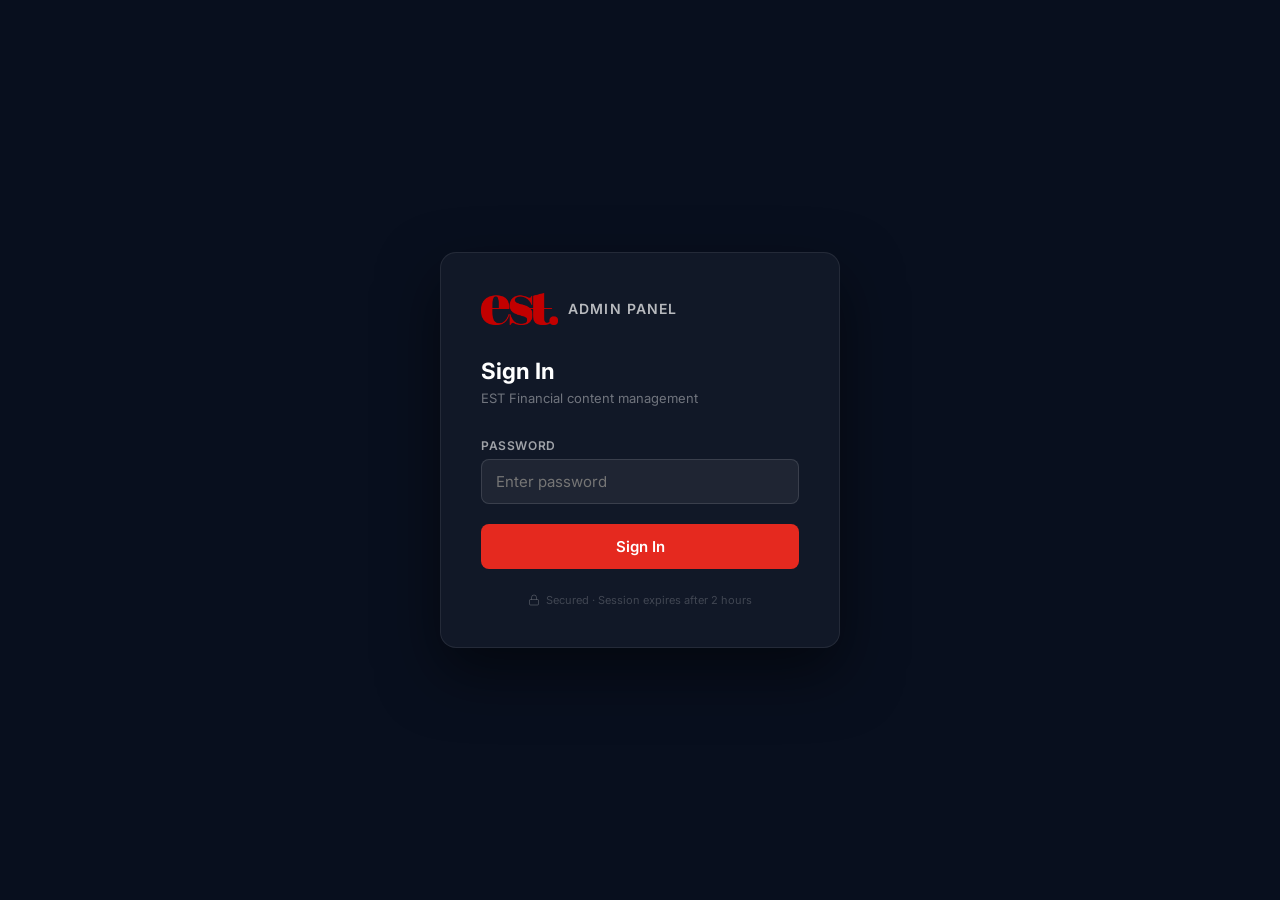
<file: est-panel-7291/dashboard.html>
<!DOCTYPE html>
<html lang="en">
<head>
<meta charset="UTF-8" />
<meta name="viewport" content="width=device-width, initial-scale=1.0" />
<meta name="robots" content="noindex, nofollow" />
<title>EST Admin</title>
<link href="https://fonts.googleapis.com/css2?family=Inter:ital,opsz,wght@0,14..32,300;0,14..32,400;0,14..32,500;0,14..32,600;0,14..32,700;0,14..32,800;1,14..32,400&display=swap" rel="stylesheet" />
<style>
:root {
  --bg:       #030712;
  --surface:  #0a0f1a;
  --card:     #0d1424;
  --border:   rgba(255,255,255,0.06);
  --border2:  rgba(255,255,255,0.10);
  --red:      #e5291f;
  --red-dim:  rgba(229,41,31,0.12);
  --red-glow: rgba(229,41,31,0.25);
  --green:    #10b981;
  --yellow:   #f59e0b;
  --blue:     #3b82f6;
  --text:     rgba(255,255,255,0.88);
  --muted:    rgba(255,255,255,0.45);
  --faint:    rgba(255,255,255,0.18);
  --sidebar:  220px;
  --radius:   14px;
}
*, *::before, *::after { box-sizing: border-box; margin: 0; padding: 0; }
html { height: 100%; }
body {
  font-family: 'Inter', -apple-system, sans-serif;
  background: var(--bg); color: var(--text);
  height: 100%; display: flex; overflow: hidden;
  -webkit-font-smoothing: antialiased;
}

/* ── Scrollbar ── */
::-webkit-scrollbar { width: 4px; }
::-webkit-scrollbar-track { background: transparent; }
::-webkit-scrollbar-thumb { background: rgba(255,255,255,0.1); border-radius: 2px; }

/* ══════════════════════════════════════════
   SIDEBAR
══════════════════════════════════════════ */
.sidebar {
  width: var(--sidebar); flex-shrink: 0;
  background: var(--surface);
  border-right: 1px solid var(--border);
  display: flex; flex-direction: column;
  height: 100vh; overflow-y: auto; overflow-x: hidden;
  position: relative; z-index: 10;
}
.sidebar::after {
  content: '';
  position: absolute; top: 0; right: 0; bottom: 0; width: 1px;
  background: linear-gradient(to bottom, transparent, rgba(229,41,31,0.15) 40%, rgba(229,41,31,0.15) 60%, transparent);
  pointer-events: none;
}

.sb-logo {
  padding: 22px 18px 20px;
  border-bottom: 1px solid var(--border);
  flex-shrink: 0;
}
.sb-logo-inner { display: flex; align-items: center; gap: 10px; }
.sb-logo img { height: 26px; }
.sb-logo-badge {
  font-size: 9px; font-weight: 700; letter-spacing: 0.12em;
  color: var(--red); background: var(--red-dim);
  padding: 3px 7px; border-radius: 4px;
  border: 1px solid rgba(229,41,31,0.2);
}

.sb-section { padding: 20px 12px 6px; }
.sb-label {
  font-size: 9.5px; font-weight: 600; letter-spacing: 0.1em;
  color: var(--faint); text-transform: uppercase;
  padding: 0 8px; margin-bottom: 4px;
}

.sb-nav-item {
  display: flex; align-items: center; gap: 10px;
  padding: 9px 10px; border-radius: 9px;
  color: var(--muted); font-size: 13px; font-weight: 500;
  text-decoration: none; cursor: pointer;
  transition: all 0.18s; position: relative;
  border: 1px solid transparent; margin-bottom: 1px;
}
.sb-nav-item:hover { color: var(--text); background: rgba(255,255,255,0.04); }
.sb-nav-item.active {
  color: white; background: var(--red-dim);
  border-color: rgba(229,41,31,0.18);
}
.sb-nav-item.active .sb-icon { color: var(--red); }
.sb-icon { width: 16px; height: 16px; flex-shrink: 0; }
.sb-badge {
  margin-left: auto; font-size: 10px; font-weight: 600;
  background: rgba(255,255,255,0.08); color: var(--muted);
  padding: 2px 6px; border-radius: 4px;
}
.sb-badge.live {
  background: rgba(16,185,129,0.1); color: #34d399;
  border: 1px solid rgba(16,185,129,0.2);
}

.sb-spacer { flex: 1; min-height: 20px; }

.sb-footer {
  padding: 14px 12px;
  border-top: 1px solid var(--border);
  flex-shrink: 0;
}
.sb-status-row {
  display: flex; align-items: center; gap: 8px;
  padding: 8px 10px; border-radius: 9px;
  background: rgba(255,255,255,0.03);
  border: 1px solid var(--border);
  margin-bottom: 8px;
}
.pulse-dot {
  width: 7px; height: 7px; border-radius: 50%; flex-shrink: 0;
  position: relative;
}
.pulse-dot.green { background: var(--green); }
.pulse-dot.green::after {
  content: ''; position: absolute; inset: -3px; border-radius: 50%;
  background: rgba(16,185,129,0.25); animation: pulse 2s infinite;
}
.pulse-dot.red { background: var(--red); }
.pulse-dot.yellow { background: var(--yellow); }
@keyframes pulse { 0%,100% { opacity: 1; transform: scale(1); } 50% { opacity: 0; transform: scale(2); } }

.sb-status-text { flex: 1; }
.sb-status-text span { display: block; font-size: 11px; font-weight: 500; color: var(--text); }
.sb-status-text small { font-size: 10px; color: var(--muted); }

.sb-session-bar {
  padding: 6px 10px;
  display: flex; justify-content: space-between; align-items: center;
}
.sb-session-bar span { font-size: 11px; color: var(--faint); }
.btn-logout {
  font-size: 11px; font-weight: 500; color: var(--muted);
  background: none; border: none; cursor: pointer; font-family: inherit;
  padding: 4px 8px; border-radius: 6px; transition: all 0.15s;
}
.btn-logout:hover { color: var(--red); background: var(--red-dim); }

/* ══════════════════════════════════════════
   MAIN CONTENT
══════════════════════════════════════════ */
.main { flex: 1; display: flex; flex-direction: column; overflow: hidden; }

/* Top header */
.topbar {
  height: 58px; flex-shrink: 0;
  background: var(--surface);
  border-bottom: 1px solid var(--border);
  display: flex; align-items: center; gap: 12px; padding: 0 28px;
}
.breadcrumb {
  display: flex; align-items: center; gap: 6px;
  font-size: 13px; color: var(--muted);
}
.breadcrumb .sep { opacity: 0.3; }
.breadcrumb .current { color: var(--text); font-weight: 500; }

.topbar-spacer { flex: 1; }
.topbar-right { display: flex; align-items: center; gap: 10px; }

.tb-btn {
  padding: 6px 12px; border-radius: 8px;
  border: 1px solid var(--border2);
  background: rgba(255,255,255,0.04);
  color: var(--muted); font-family: inherit; font-size: 12px;
  cursor: pointer; transition: all 0.15s; display: flex; align-items: center; gap: 6px;
}
.tb-btn:hover { color: var(--text); background: rgba(255,255,255,0.07); }
.tb-btn.primary { background: var(--red); border-color: var(--red); color: white; font-weight: 600; }
.tb-btn.primary:hover { background: #c8241a; }

.session-chip {
  font-size: 11px; color: var(--faint);
  background: rgba(255,255,255,0.03);
  border: 1px solid var(--border);
  padding: 5px 10px; border-radius: 20px;
}

/* Scroll area */
.content {
  flex: 1; overflow-y: auto; padding: 28px;
  display: flex; flex-direction: column; gap: 24px;
}

/* ── Hero banner ── */
.hero-banner {
  background: linear-gradient(135deg, #0d1a2e 0%, #12062a 50%, #1a0a0a 100%);
  border: 1px solid var(--border2);
  border-radius: var(--radius);
  padding: 28px 32px;
  position: relative; overflow: hidden;
  display: flex; justify-content: space-between; align-items: center;
}
.hero-banner::before {
  content: '';
  position: absolute; top: -60px; right: -60px;
  width: 280px; height: 280px; border-radius: 50%;
  background: radial-gradient(circle, rgba(229,41,31,0.12) 0%, transparent 70%);
  pointer-events: none;
}
.hero-banner::after {
  content: '';
  position: absolute; bottom: -80px; left: 20%;
  width: 200px; height: 200px; border-radius: 50%;
  background: radial-gradient(circle, rgba(59,130,246,0.06) 0%, transparent 70%);
  pointer-events: none;
}
.hero-text { position: relative; z-index: 1; }
.hero-greeting {
  font-size: 22px; font-weight: 700; letter-spacing: -0.4px;
  margin-bottom: 4px;
}
.hero-greeting .name { color: var(--red); }
.hero-sub { font-size: 13px; color: var(--muted); }
.hero-time {
  position: relative; z-index: 1; text-align: right;
}
.hero-time .time { font-size: 28px; font-weight: 700; letter-spacing: -1px; }
.hero-time .date { font-size: 12px; color: var(--muted); margin-top: 2px; }

/* ── Stats row ── */
.stats-grid {
  display: grid; grid-template-columns: repeat(4, 1fr); gap: 14px;
}
.stat-card {
  background: var(--card);
  border: 1px solid var(--border);
  border-radius: var(--radius); padding: 20px 22px;
  position: relative; overflow: hidden;
  transition: border-color 0.2s, transform 0.2s;
  cursor: default;
}
.stat-card:hover { border-color: var(--border2); transform: translateY(-1px); }
.stat-card::before {
  content: ''; position: absolute; top: 0; left: 0; right: 0; height: 2px;
  background: linear-gradient(90deg, transparent, var(--accent, var(--red)), transparent);
  opacity: 0; transition: opacity 0.2s;
}
.stat-card:hover::before { opacity: 1; }
.stat-top { display: flex; justify-content: space-between; align-items: flex-start; margin-bottom: 14px; }
.stat-icon {
  width: 36px; height: 36px; border-radius: 9px;
  background: var(--icon-bg, var(--red-dim));
  display: flex; align-items: center; justify-content: center;
}
.stat-icon svg { width: 16px; height: 16px; color: var(--icon-color, var(--red)); }
.stat-trend {
  font-size: 10px; font-weight: 600; padding: 3px 7px;
  border-radius: 20px; display: flex; align-items: center; gap: 3px;
}
.stat-trend.up   { background: rgba(16,185,129,0.1); color: #34d399; }
.stat-trend.same { background: rgba(255,255,255,0.05); color: var(--faint); }
.stat-value { font-size: 26px; font-weight: 700; letter-spacing: -0.5px; margin-bottom: 2px; }
.stat-label { font-size: 12px; color: var(--muted); }

/* ── Quick actions ── */
.section-title {
  font-size: 11px; font-weight: 600; letter-spacing: 0.1em;
  text-transform: uppercase; color: var(--faint); margin-bottom: 14px;
}
.actions-grid { display: grid; grid-template-columns: repeat(3, 1fr); gap: 14px; }
.action-card {
  background: var(--card);
  border: 1px solid var(--border);
  border-radius: var(--radius); padding: 22px;
  text-decoration: none; color: var(--text);
  transition: all 0.22s;
  display: flex; flex-direction: column; gap: 14px;
  position: relative; overflow: hidden;
  cursor: pointer;
}
.action-card::after {
  content: ''; position: absolute;
  inset: 0; border-radius: var(--radius);
  background: radial-gradient(circle at 50% 0%, rgba(229,41,31,0.06) 0%, transparent 70%);
  opacity: 0; transition: opacity 0.25s;
}
.action-card:hover {
  border-color: rgba(229,41,31,0.25);
  transform: translateY(-3px);
  box-shadow: 0 12px 40px rgba(0,0,0,0.4), 0 0 0 1px rgba(229,41,31,0.08);
}
.action-card:hover::after { opacity: 1; }
.action-header { display: flex; align-items: center; justify-content: space-between; }
.action-icon {
  width: 42px; height: 42px; border-radius: 11px;
  background: var(--red-dim); border: 1px solid rgba(229,41,31,0.15);
  display: flex; align-items: center; justify-content: center;
  transition: background 0.2s;
}
.action-card:hover .action-icon { background: rgba(229,41,31,0.2); }
.action-icon svg { width: 19px; height: 19px; color: var(--red); }
.action-arrow { color: var(--faint); transition: transform 0.2s, color 0.2s; }
.action-card:hover .action-arrow { transform: translate(3px,-3px); color: var(--muted); }
.action-title { font-size: 15px; font-weight: 600; margin-bottom: 4px; }
.action-desc { font-size: 12px; color: var(--muted); line-height: 1.55; }
.action-meta {
  display: flex; gap: 8px; flex-wrap: wrap;
}
.chip {
  font-size: 10px; font-weight: 600; letter-spacing: 0.05em;
  padding: 3px 8px; border-radius: 5px;
  background: rgba(255,255,255,0.05); color: var(--faint);
  border: 1px solid var(--border);
}
.chip.red { background: var(--red-dim); color: #f87171; border-color: rgba(229,41,31,0.2); }
.chip.green { background: rgba(16,185,129,0.08); color: #34d399; border-color: rgba(16,185,129,0.15); }

/* ── Bottom split ── */
.split-grid { display: grid; grid-template-columns: 1fr 1fr; gap: 14px; }

/* ── Panel ── */
.panel {
  background: var(--card); border: 1px solid var(--border);
  border-radius: var(--radius); overflow: hidden;
}
.panel-head {
  padding: 16px 20px; border-bottom: 1px solid var(--border);
  display: flex; align-items: center; justify-content: space-between;
}
.panel-head h3 { font-size: 13px; font-weight: 600; }
.panel-head-right { display: flex; align-items: center; gap: 8px; }
.panel-body { padding: 8px 0; max-height: 280px; overflow-y: auto; }

/* Activity log */
.activity-item {
  display: flex; align-items: flex-start; gap: 12px;
  padding: 11px 20px; transition: background 0.15s;
}
.activity-item:hover { background: rgba(255,255,255,0.02); }
.activity-dot-wrap { position: relative; padding-top: 2px; }
.activity-icon {
  width: 28px; height: 28px; border-radius: 8px; flex-shrink: 0;
  display: flex; align-items: center; justify-content: center;
  font-size: 13px;
}
.activity-icon.edit   { background: rgba(59,130,246,0.1); }
.activity-icon.team   { background: rgba(16,185,129,0.1); }
.activity-icon.deploy { background: var(--red-dim); }
.activity-icon.login  { background: rgba(245,158,11,0.1); }
.activity-text { flex: 1; min-width: 0; }
.activity-text strong { font-size: 12.5px; font-weight: 500; color: var(--text); display: block; }
.activity-text span { font-size: 11px; color: var(--muted); }
.activity-time { font-size: 10.5px; color: var(--faint); white-space: nowrap; padding-top: 3px; }

/* Security checks */
.check-item {
  display: flex; align-items: center; gap: 12px;
  padding: 11px 20px;
  border-bottom: 1px solid rgba(255,255,255,0.03);
  transition: background 0.15s;
}
.check-item:hover { background: rgba(255,255,255,0.02); }
.check-item:last-child { border-bottom: none; }
.check-status {
  width: 20px; height: 20px; border-radius: 50%; flex-shrink: 0;
  display: flex; align-items: center; justify-content: center;
  font-size: 11px;
}
.check-status.ok   { background: rgba(16,185,129,0.12); color: #34d399; }
.check-status.warn { background: rgba(245,158,11,0.12); color: #fcd34d; }
.check-status.fail { background: rgba(239,68,68,0.12);  color: #f87171; }
.check-label { flex: 1; font-size: 12px; color: var(--muted); }
.check-label strong { color: var(--text); font-weight: 500; }

/* Site pages quick strip */
.pages-strip { display: grid; grid-template-columns: repeat(6, 1fr); gap: 10px; }
.page-chip {
  background: var(--card); border: 1px solid var(--border);
  border-radius: 10px; padding: 12px 14px;
  text-decoration: none; color: var(--text);
  transition: all 0.18s; text-align: center;
  display: flex; flex-direction: column; align-items: center; gap: 8px;
}
.page-chip:hover {
  border-color: rgba(229,41,31,0.3); background: var(--red-dim);
  transform: translateY(-2px);
}
.page-chip-icon { font-size: 18px; }
.page-chip-name { font-size: 11px; font-weight: 500; }

/* Token setup card */
.token-setup {
  background: rgba(245,158,11,0.06);
  border: 1px solid rgba(245,158,11,0.2);
  border-radius: var(--radius); padding: 18px 22px;
  display: flex; align-items: center; gap: 16px;
}
.token-setup-icon { font-size: 22px; flex-shrink: 0; }
.token-setup-body { flex: 1; }
.token-setup-body h4 { font-size: 13px; font-weight: 600; color: #fde68a; margin-bottom: 3px; }
.token-setup-body p  { font-size: 12px; color: var(--muted); }
.token-row { display: flex; gap: 8px; margin-top: 10px; }
.token-row input {
  flex: 1; background: rgba(255,255,255,0.05);
  border: 1px solid rgba(255,255,255,0.12);
  border-radius: 8px; color: white; font-family: inherit; font-size: 13px;
  padding: 8px 12px; outline: none;
}
.token-row input:focus { border-color: rgba(245,158,11,0.4); }
.token-row button {
  padding: 8px 16px; background: #f59e0b; color: #111;
  border: none; border-radius: 8px; font-family: inherit;
  font-size: 12px; font-weight: 700; cursor: pointer;
}
.token-connected {
  display: flex; align-items: center; gap: 10px;
  background: rgba(16,185,129,0.06); border: 1px solid rgba(16,185,129,0.15);
  border-radius: var(--radius); padding: 14px 20px;
  font-size: 13px; color: #34d399;
}

/* Kbd hint */
.kbd {
  display: inline-block; font-size: 9px; font-weight: 600;
  padding: 2px 5px; border-radius: 4px; letter-spacing: 0.04em;
  background: rgba(255,255,255,0.07); border: 1px solid rgba(255,255,255,0.12);
  color: var(--faint); margin-left: 4px; vertical-align: middle;
  font-family: monospace;
}
</style>
</head>
<body>

<!-- ══════ SIDEBAR ══════ -->
<aside class="sidebar">
  <div class="sb-logo">
    <div class="sb-logo-inner">
      <img src="../images/est-logo-red.png" alt="EST" />
      <span class="sb-logo-badge">ADMIN</span>
    </div>
  </div>

  <div class="sb-section">
    <p class="sb-label">Workspace</p>
    <a class="sb-nav-item active" href="dashboard.html">
      <svg class="sb-icon" viewBox="0 0 24 24" fill="none" stroke="currentColor" stroke-width="1.8"><rect x="3" y="3" width="7" height="7" rx="1.5"/><rect x="14" y="3" width="7" height="7" rx="1.5"/><rect x="3" y="14" width="7" height="7" rx="1.5"/><rect x="14" y="14" width="7" height="7" rx="1.5"/></svg>
      Dashboard
    </a>
    <a class="sb-nav-item" href="site-editor.html">
      <svg class="sb-icon" viewBox="0 0 24 24" fill="none" stroke="currentColor" stroke-width="1.8"><path d="M11 4H4a2 2 0 0 0-2 2v14a2 2 0 0 0 2 2h14a2 2 0 0 0 2-2v-7"/><path d="M18.5 2.5a2.121 2.121 0 0 1 3 3L12 15l-4 1 1-4 9.5-9.5z"/></svg>
      Site Editor
      <span class="sb-badge">6 pages</span>
    </a>
    <a class="sb-nav-item" href="team-editor.html">
      <svg class="sb-icon" viewBox="0 0 24 24" fill="none" stroke="currentColor" stroke-width="1.8"><path d="M17 21v-2a4 4 0 0 0-4-4H5a4 4 0 0 0-4 4v2"/><circle cx="9" cy="7" r="4"/><path d="M23 21v-2a4 4 0 0 0-3-3.87"/><path d="M16 3.13a4 4 0 0 1 0 7.75"/></svg>
      Team Manager
      <span class="sb-badge">17</span>
    </a>
  </div>

  <div class="sb-section">
    <p class="sb-label">Website</p>
    <a class="sb-nav-item" href="../index.html" target="_blank">
      <svg class="sb-icon" viewBox="0 0 24 24" fill="none" stroke="currentColor" stroke-width="1.8"><circle cx="12" cy="12" r="10"/><line x1="2" y1="12" x2="22" y2="12"/><path d="M12 2a15.3 15.3 0 0 1 4 10 15.3 15.3 0 0 1-4 10 15.3 15.3 0 0 1-4-10 15.3 15.3 0 0 1 4-10z"/></svg>
      View Live Site
      <span class="sb-badge live">↗</span>
    </a>
    <a class="sb-nav-item" href="https://github.com/estfinancial0-del/estfinancialwebsite" target="_blank">
      <svg class="sb-icon" viewBox="0 0 24 24" fill="currentColor"><path d="M12 2C6.477 2 2 6.484 2 12.017c0 4.425 2.865 8.18 6.839 9.504.5.092.682-.217.682-.483 0-.237-.008-.868-.013-1.703-2.782.605-3.369-1.343-3.369-1.343-.454-1.158-1.11-1.466-1.11-1.466-.908-.62.069-.608.069-.608 1.003.07 1.531 1.032 1.531 1.032.892 1.53 2.341 1.088 2.91.832.092-.647.35-1.088.636-1.338-2.22-.253-4.555-1.113-4.555-4.951 0-1.093.39-1.988 1.029-2.688-.103-.253-.446-1.272.098-2.65 0 0 .84-.27 2.75 1.026A9.564 9.564 0 0 1 12 6.844c.85.004 1.705.115 2.504.337 1.909-1.296 2.747-1.027 2.747-1.027.546 1.379.202 2.398.1 2.651.64.7 1.028 1.595 1.028 2.688 0 3.848-2.339 4.695-4.566 4.943.359.309.678.92.678 1.855 0 1.338-.012 2.419-.012 2.747 0 .268.18.58.688.482A10.019 10.019 0 0 0 22 12.017C22 6.484 17.522 2 12 2z"/></svg>
      GitHub Repo
      <span class="sb-badge live">↗</span>
    </a>
  </div>

  <div class="sb-spacer"></div>

  <div class="sb-footer">
    <!-- Site status -->
    <div class="sb-status-row">
      <div class="pulse-dot green" id="siteStatusDot"></div>
      <div class="sb-status-text">
        <span id="siteStatusText">Site is live</span>
        <small id="siteStatusSub">estfinancialwebsite.vercel.app</small>
      </div>
    </div>
    <!-- Session -->
    <div class="sb-session-bar">
      <span id="sessionTimer">Session: —</span>
      <button class="btn-logout" onclick="logout()">Sign out</button>
    </div>
  </div>
</aside>

<!-- ══════ MAIN ══════ -->
<div class="main">

  <!-- Top bar -->
  <div class="topbar">
    <div class="breadcrumb">
      <span>EST Financial</span>
      <span class="sep">/</span>
      <span class="current">Dashboard</span>
    </div>
    <div class="topbar-spacer"></div>
    <div class="topbar-right">
      <span class="session-chip" id="sessionChip">—</span>
      <a class="tb-btn" href="../index.html" target="_blank">
        <svg width="13" height="13" viewBox="0 0 24 24" fill="none" stroke="currentColor" stroke-width="2"><path d="M18 13v6a2 2 0 0 1-2 2H5a2 2 0 0 1-2-2V8a2 2 0 0 1 2-2h6"/><polyline points="15 3 21 3 21 9"/><line x1="10" y1="14" x2="21" y2="3"/></svg>
        View Site
      </a>
      <button class="tb-btn primary" onclick="window.location.href='site-editor.html'">✏ Edit Site</button>
    </div>
  </div>

  <!-- Scrollable content -->
  <div class="content">

    <!-- Token setup / connected -->
    <div id="tokenSetup" class="token-setup" style="display:none">
      <span class="token-setup-icon">🔑</span>
      <div class="token-setup-body">
        <h4>GitHub Token Required to Publish</h4>
        <p>Enter your token once. It's saved in your browser only — never sent anywhere.</p>
        <div class="token-row">
          <input type="password" id="tokenInput" placeholder="ghp_..." />
          <button onclick="saveToken()">Connect</button>
        </div>
      </div>
    </div>
    <div id="tokenOk" class="token-connected" style="display:none">
      <svg width="16" height="16" viewBox="0 0 24 24" fill="none" stroke="currentColor" stroke-width="2.5"><polyline points="20 6 9 17 4 12"/></svg>
      GitHub connected — publishing enabled. Changes go live on Vercel in ~30 seconds.
      <button onclick="clearToken()" style="margin-left:auto;background:none;border:none;color:rgba(255,255,255,0.3);font-family:inherit;font-size:11px;cursor:pointer;padding:4px 8px;border-radius:5px;" onmouseover="this.style.color='#f87171'" onmouseout="this.style.color='rgba(255,255,255,0.3)'">Remove</button>
    </div>

    <!-- Hero banner -->
    <div class="hero-banner">
      <div class="hero-text">
        <div class="hero-greeting" id="heroGreeting">Good morning, <span class="name">EST Team</span></div>
        <div class="hero-sub" id="heroSub">Your website is live and looking great.</div>
      </div>
      <div class="hero-time">
        <div class="time" id="heroTime">—</div>
        <div class="date" id="heroDate">—</div>
      </div>
    </div>

    <!-- Stats -->
    <div>
      <p class="section-title">Overview</p>
      <div class="stats-grid">
        <div class="stat-card">
          <div class="stat-top">
            <div class="stat-icon"><svg viewBox="0 0 24 24" fill="none" stroke="currentColor" stroke-width="1.8"><path d="M14 2H6a2 2 0 0 0-2 2v16a2 2 0 0 0 2 2h12a2 2 0 0 0 2-2V8z"/><polyline points="14 2 14 8 20 8"/></svg></div>
            <span class="stat-trend up">↑ 6 pages</span>
          </div>
          <div class="stat-value" id="statPages">6</div>
          <div class="stat-label">Website Pages</div>
        </div>
        <div class="stat-card" style="--icon-bg:rgba(16,185,129,0.1);--icon-color:#10b981;--accent:#10b981">
          <div class="stat-top">
            <div class="stat-icon"><svg viewBox="0 0 24 24" fill="none" stroke="currentColor" stroke-width="1.8"><path d="M17 21v-2a4 4 0 0 0-4-4H5a4 4 0 0 0-4 4v2"/><circle cx="9" cy="7" r="4"/><path d="M23 21v-2a4 4 0 0 0-3-3.87"/><path d="M16 3.13a4 4 0 0 1 0 7.75"/></svg></div>
            <span class="stat-trend same">17 active</span>
          </div>
          <div class="stat-value">17</div>
          <div class="stat-label">Team Members</div>
        </div>
        <div class="stat-card" style="--icon-bg:rgba(59,130,246,0.1);--icon-color:#3b82f6;--accent:#3b82f6">
          <div class="stat-top">
            <div class="stat-icon"><svg viewBox="0 0 24 24" fill="none" stroke="currentColor" stroke-width="1.8"><rect x="3" y="3" width="18" height="18" rx="2"/><circle cx="8.5" cy="8.5" r="1.5"/><polyline points="21 15 16 10 5 21"/></svg></div>
            <span class="stat-trend up">✓ 9 uploaded</span>
          </div>
          <div class="stat-value">9</div>
          <div class="stat-label">Team Photos</div>
        </div>
        <div class="stat-card" style="--icon-bg:rgba(139,92,246,0.1);--icon-color:#a78bfa;--accent:#8b5cf6">
          <div class="stat-top">
            <div class="stat-icon"><svg viewBox="0 0 24 24" fill="none" stroke="currentColor" stroke-width="1.8"><polyline points="22 12 18 12 15 21 9 3 6 12 2 12"/></svg></div>
            <span class="stat-trend up live-badge" id="deployBadge">Checking…</span>
          </div>
          <div class="stat-value" id="deployStatus">—</div>
          <div class="stat-label">Deployment</div>
        </div>
      </div>
    </div>

    <!-- Quick actions -->
    <div>
      <p class="section-title">Quick Actions <span class="kbd">E</span> <span class="kbd">T</span></p>
      <div class="actions-grid">

        <a class="action-card" href="site-editor.html">
          <div class="action-header">
            <div class="action-icon">
              <svg viewBox="0 0 24 24" fill="none" stroke="currentColor" stroke-width="1.8"><path d="M11 4H4a2 2 0 0 0-2 2v14a2 2 0 0 0 2 2h14a2 2 0 0 0 2-2v-7"/><path d="M18.5 2.5a2.121 2.121 0 0 1 3 3L12 15l-4 1 1-4 9.5-9.5z"/></svg>
            </div>
            <svg class="action-arrow" width="16" height="16" viewBox="0 0 24 24" fill="none" stroke="currentColor" stroke-width="2"><line x1="7" y1="17" x2="17" y2="7"/><polyline points="7 7 17 7 17 17"/></svg>
          </div>
          <div>
            <div class="action-title">Site Editor</div>
            <div class="action-desc">Click any text or image on the live page to edit it directly. Changes publish instantly.</div>
          </div>
          <div class="action-meta">
            <span class="chip red">6 Pages</span>
            <span class="chip">Text</span>
            <span class="chip">Images</span>
          </div>
        </a>

        <a class="action-card" href="team-editor.html">
          <div class="action-header">
            <div class="action-icon">
              <svg viewBox="0 0 24 24" fill="none" stroke="currentColor" stroke-width="1.8"><path d="M17 21v-2a4 4 0 0 0-4-4H5a4 4 0 0 0-4 4v2"/><circle cx="9" cy="7" r="4"/><path d="M23 21v-2a4 4 0 0 0-3-3.87"/><path d="M16 3.13a4 4 0 0 1 0 7.75"/></svg>
            </div>
            <svg class="action-arrow" width="16" height="16" viewBox="0 0 24 24" fill="none" stroke="currentColor" stroke-width="2"><line x1="7" y1="17" x2="17" y2="7"/><polyline points="7 7 17 7 17 17"/></svg>
          </div>
          <div>
            <div class="action-title">Team Manager</div>
            <div class="action-desc">Add, edit or remove team members. Upload photos with built-in crop and position tools.</div>
          </div>
          <div class="action-meta">
            <span class="chip red">17 Members</span>
            <span class="chip">Photos</span>
            <span class="chip">Crop</span>
          </div>
        </a>

        <div class="action-card" onclick="openSettings()">
          <div class="action-header">
            <div class="action-icon" style="background:rgba(59,130,246,0.1);border-color:rgba(59,130,246,0.15)">
              <svg viewBox="0 0 24 24" fill="none" stroke="#3b82f6" stroke-width="1.8"><circle cx="12" cy="12" r="3"/><path d="M19.4 15a1.65 1.65 0 0 0 .33 1.82l.06.06a2 2 0 0 1 0 2.83 2 2 0 0 1-2.83 0l-.06-.06a1.65 1.65 0 0 0-1.82-.33 1.65 1.65 0 0 0-1 1.51V21a2 2 0 0 1-2 2 2 2 0 0 1-2-2v-.09A1.65 1.65 0 0 0 9 19.4a1.65 1.65 0 0 0-1.82.33l-.06.06a2 2 0 0 1-2.83 0 2 2 0 0 1 0-2.83l.06-.06A1.65 1.65 0 0 0 4.68 15a1.65 1.65 0 0 0-1.51-1H3a2 2 0 0 1-2-2 2 2 0 0 1 2-2h.09A1.65 1.65 0 0 0 4.6 9a1.65 1.65 0 0 0-.33-1.82l-.06-.06a2 2 0 0 1 0-2.83 2 2 0 0 1 2.83 0l.06.06A1.65 1.65 0 0 0 9 4.68a1.65 1.65 0 0 0 1-1.51V3a2 2 0 0 1 2-2 2 2 0 0 1 2 2v.09a1.65 1.65 0 0 0 1 1.51 1.65 1.65 0 0 0 1.82-.33l.06-.06a2 2 0 0 1 2.83 0 2 2 0 0 1 0 2.83l-.06.06A1.65 1.65 0 0 0 19.4 9a1.65 1.65 0 0 0 1.51 1H21a2 2 0 0 1 2 2 2 2 0 0 1-2 2h-.09a1.65 1.65 0 0 0-1.51 1z"/></svg>
            </div>
            <svg class="action-arrow" width="16" height="16" viewBox="0 0 24 24" fill="none" stroke="currentColor" stroke-width="2"><line x1="7" y1="17" x2="17" y2="7"/><polyline points="7 7 17 7 17 17"/></svg>
          </div>
          <div>
            <div class="action-title">Settings</div>
            <div class="action-desc">Manage GitHub token, change admin password, and review security configuration.</div>
          </div>
          <div class="action-meta">
            <span class="chip">Security</span>
            <span class="chip">GitHub</span>
          </div>
        </div>

      </div>
    </div>

    <!-- Page quick-jump strip -->
    <div>
      <p class="section-title">Jump to Page</p>
      <div class="pages-strip">
        <a class="page-chip" href="site-editor.html?page=index.html">
          <span class="page-chip-icon">🏠</span>
          <span class="page-chip-name">Home</span>
        </a>
        <a class="page-chip" href="site-editor.html?page=about.html">
          <span class="page-chip-icon">👥</span>
          <span class="page-chip-name">About</span>
        </a>
        <a class="page-chip" href="site-editor.html?page=services.html">
          <span class="page-chip-icon">⚡</span>
          <span class="page-chip-name">Services</span>
        </a>
        <a class="page-chip" href="site-editor.html?page=contact.html">
          <span class="page-chip-icon">📬</span>
          <span class="page-chip-name">Contact</span>
        </a>
        <a class="page-chip" href="site-editor.html?page=blog.html">
          <span class="page-chip-icon">🎬</span>
          <span class="page-chip-name">Media</span>
        </a>
        <a class="page-chip" href="site-editor.html?page=case-studies.html">
          <span class="page-chip-icon">📁</span>
          <span class="page-chip-name">Cases</span>
        </a>
      </div>
    </div>

    <!-- Activity + Security split -->
    <div class="split-grid">

      <!-- Activity log -->
      <div class="panel">
        <div class="panel-head">
          <h3>Recent Activity</h3>
          <div class="panel-head-right">
            <span style="font-size:11px;color:var(--faint)">Last 30 days</span>
          </div>
        </div>
        <div class="panel-body" id="activityLog">
          <!-- populated by JS -->
        </div>
      </div>

      <!-- Security checks -->
      <div class="panel">
        <div class="panel-head">
          <h3>Security Status</h3>
          <div class="panel-head-right">
            <span id="secScore" style="font-size:11px;padding:3px 8px;border-radius:5px;background:rgba(16,185,129,0.1);color:#34d399;font-weight:600;">7/7</span>
          </div>
        </div>
        <div class="panel-body">
          <div class="check-item">
            <div class="check-status ok">✓</div>
            <div class="check-label"><strong>Secret URL</strong> — admin path hidden from public</div>
          </div>
          <div class="check-item">
            <div class="check-status ok">✓</div>
            <div class="check-label"><strong>Hashed password</strong> — SHA-256, not visible in source</div>
          </div>
          <div class="check-item">
            <div class="check-status ok">✓</div>
            <div class="check-label"><strong>Login lockout</strong> — 5 attempts → 15 min block</div>
          </div>
          <div class="check-item">
            <div class="check-status ok">✓</div>
            <div class="check-label"><strong>Session timeout</strong> — auto sign-out after 2 hours</div>
          </div>
          <div class="check-item">
            <div class="check-status ok">✓</div>
            <div class="check-label"><strong>Security headers</strong> — XSS & clickjacking blocked</div>
          </div>
          <div class="check-item">
            <div class="check-status ok">✓</div>
            <div class="check-label"><strong>robots.txt</strong> — search engines blocked from admin</div>
          </div>
          <div class="check-item" id="tokenCheckItem">
            <div class="check-status warn" id="tokenCheckIcon">!</div>
            <div class="check-label" id="tokenCheckLabel"><strong>GitHub token</strong> — not set yet</div>
          </div>
        </div>
      </div>

    </div>

  </div><!-- /content -->
</div><!-- /main -->

<!-- Settings modal -->
<div id="settingsModal" style="display:none;position:fixed;inset:0;background:rgba(0,0,0,0.7);z-index:999;align-items:center;justify-content:center;backdrop-filter:blur(4px);">
  <div style="background:#0d1424;border:1px solid rgba(255,255,255,0.1);border-radius:18px;padding:28px;width:460px;max-width:90vw;">
    <div style="display:flex;justify-content:space-between;align-items:center;margin-bottom:20px;">
      <h2 style="font-size:16px;font-weight:700;">Settings</h2>
      <button onclick="closeSettings()" style="background:none;border:none;color:var(--muted);cursor:pointer;font-size:18px;line-height:1;">×</button>
    </div>
    <div style="font-size:12px;color:var(--muted);margin-bottom:10px;font-weight:600;letter-spacing:0.08em;text-transform:uppercase;">GitHub Token</div>
    <div class="token-row" style="margin-bottom:20px;">
      <input type="password" id="settingsTokenInput" placeholder="ghp_..." />
      <button onclick="saveToken(true)">Save</button>
    </div>
    <div style="font-size:12px;color:var(--muted);margin-bottom:10px;font-weight:600;letter-spacing:0.08em;text-transform:uppercase;">Vercel Token</div>
    <div class="token-row" style="margin-bottom:20px;">
      <input type="password" id="settingsVercelTokenInput" placeholder="vcp_..." />
      <button onclick="saveVercelToken()">Save</button>
    </div>
    <div style="font-size:11px;color:var(--faint);background:rgba(255,255,255,0.03);border:1px solid var(--border);border-radius:8px;padding:12px;line-height:1.7;">
      Both tokens are stored in your browser only. GitHub token is required to publish changes. Vercel token shows live deployment status.
    </div>
  </div>
</div>

<script>
const SESSION_MS = 2 * 60 * 60 * 1000;

// Auth guard
const sessionStart = parseInt(sessionStorage.getItem('est_session') || '0');
if (!sessionStart || Date.now() - sessionStart > SESSION_MS) {
  window.location.href = 'index.html';
}

// Clock
function tick() {
  const now  = new Date();
  const h    = now.getHours();
  const time = now.toLocaleTimeString('en-AU', { hour: '2-digit', minute: '2-digit' });
  const date = now.toLocaleDateString('en-AU', { weekday: 'long', day: 'numeric', month: 'long', year: 'numeric' });
  document.getElementById('heroTime').textContent = time;
  document.getElementById('heroDate').textContent = date;
  // Greeting
  const greet = h < 12 ? 'Good morning' : h < 17 ? 'Good afternoon' : 'Good evening';
  document.getElementById('heroGreeting').innerHTML = `${greet}, <span class="name">EST Team</span>`;
  // Session
  const rem = Math.max(0, SESSION_MS - (Date.now() - sessionStart));
  const hh  = Math.floor(rem / 3600000);
  const mm  = Math.floor((rem % 3600000) / 60000);
  const str = `${hh}h ${mm}m left`;
  document.getElementById('sessionTimer').textContent = str;
  document.getElementById('sessionChip').textContent  = '⏱ ' + str;
  if (rem === 0) logout();
}
tick();
setInterval(tick, 30000);

// Deploy status (check Vercel)
async function checkDeploy() {
  try {
    const vToken = localStorage.getItem('est_vercel_token') || '';
    const r = await fetch('https://api.vercel.com/v9/deployments?teamId=estfinancials-projects-3852243b&limit=1', {
      headers: { 'Authorization': 'Bearer ' + vToken }
    });
    const d = await r.json();
    const dep = d.deployments?.[0];
    if (dep) {
      const state = dep.state === 'READY' ? 'Live' : dep.state;
      document.getElementById('deployStatus').textContent = state;
      document.getElementById('deployBadge').textContent  = '● ' + (dep.state === 'READY' ? 'Ready' : dep.state);
      document.getElementById('deployBadge').style.color  = dep.state === 'READY' ? '#34d399' : '#f59e0b';
    }
  } catch(e) {
    document.getElementById('deployStatus').textContent = 'Live';
    document.getElementById('deployBadge').textContent  = '● Ready';
    document.getElementById('deployBadge').style.color  = '#34d399';
  }
}
checkDeploy();

// Token
function saveToken(fromSettings) {
  const input = fromSettings ? document.getElementById('settingsTokenInput') : document.getElementById('tokenInput');
  const t = input.value.trim();
  if (!t) return;
  localStorage.setItem('est_gh_token', t);
  showTokenStatus();
  if (fromSettings) closeSettings();
  addActivity('login', 'GitHub token connected', 'Settings updated');
}
function clearToken() {
  localStorage.removeItem('est_gh_token');
  showTokenStatus();
}
function saveVercelToken() {
  const t = document.getElementById('settingsVercelTokenInput').value.trim();
  if (!t) return;
  localStorage.setItem('est_vercel_token', t);
  closeSettings();
  checkDeploy();
}
function showTokenStatus() {
  const t = localStorage.getItem('est_gh_token');
  document.getElementById('tokenSetup').style.display = t ? 'none'  : 'flex';
  document.getElementById('tokenOk').style.display    = t ? 'flex'  : 'none';
  // Security check
  document.getElementById('tokenCheckIcon').className  = t ? 'check-status ok'   : 'check-status warn';
  document.getElementById('tokenCheckIcon').textContent = t ? '✓' : '!';
  document.getElementById('tokenCheckLabel').innerHTML  = t
    ? '<strong>Audit log</strong> — every login recorded to GitHub'
    : '<strong>GitHub token</strong> — not set, publishing disabled';
  document.getElementById('secScore').textContent = t ? '7/7' : '6/7';
  document.getElementById('secScore').style.color  = t ? '#34d399' : '#fcd34d';
  document.getElementById('secScore').style.background = t ? 'rgba(16,185,129,0.1)' : 'rgba(245,158,11,0.1)';
}
showTokenStatus();

// Activity log
const DEFAULT_ACTIVITY = [
  { type: 'deploy', title: 'Site deployed to Vercel', sub: 'estfinancialwebsite.vercel.app', time: 'Just now' },
  { type: 'login',  title: 'Admin session started',   sub: 'Dashboard accessed',             time: 'Just now' },
  { type: 'team',   title: 'Team page updated',        sub: '17 members — 9 photos uploaded', time: 'Mar 28' },
  { type: 'edit',   title: 'Site editor rebuilt',      sub: 'Inline editing on all pages',    time: 'Mar 28' },
  { type: 'deploy', title: 'Security headers added',   sub: 'vercel.json updated',            time: 'Mar 28' },
];
const ICONS = { edit: '✏', team: '👥', deploy: '🚀', login: '🔑' };

function renderActivity() {
  const stored = JSON.parse(localStorage.getItem('est_activity') || '[]');
  const all    = [...stored, ...DEFAULT_ACTIVITY].slice(0, 12);
  document.getElementById('activityLog').innerHTML = all.map(a => `
    <div class="activity-item">
      <div class="activity-icon ${a.type}">${ICONS[a.type] || '·'}</div>
      <div class="activity-text">
        <strong>${a.title}</strong>
        <span>${a.sub}</span>
      </div>
      <div class="activity-time">${a.time}</div>
    </div>
  `).join('');
}

function addActivity(type, title, sub) {
  const stored = JSON.parse(localStorage.getItem('est_activity') || '[]');
  const now    = new Date().toLocaleTimeString('en-AU', { hour: '2-digit', minute: '2-digit' });
  stored.unshift({ type, title, sub, time: now });
  localStorage.setItem('est_activity', JSON.stringify(stored.slice(0, 20)));
  renderActivity();
}
renderActivity();

// Settings modal
function openSettings()  { document.getElementById('settingsModal').style.display = 'flex'; }
function closeSettings() { document.getElementById('settingsModal').style.display = 'none'; }
document.getElementById('settingsModal').addEventListener('click', e => { if (e.target === document.getElementById('settingsModal')) closeSettings(); });

// Handle page quick-jump (pass page param to site editor)
document.querySelectorAll('.page-chip').forEach(el => {
  el.addEventListener('click', e => {
    e.preventDefault();
    const url = new URL(el.href, window.location.href);
    const page = url.searchParams.get('page');
    if (page) window.location.href = `site-editor.html#${page}`;
  });
});

// Keyboard shortcuts
document.addEventListener('keydown', e => {
  if (e.target.tagName === 'INPUT') return;
  if (e.key === 'e' || e.key === 'E') window.location.href = 'site-editor.html';
  if (e.key === 't' || e.key === 'T') window.location.href = 'team-editor.html';
  if (e.key === 'Escape') closeSettings();
});

function logout() {
  sessionStorage.clear();
  window.location.href = 'index.html';
}
</script>
</body>
</html>
</file>
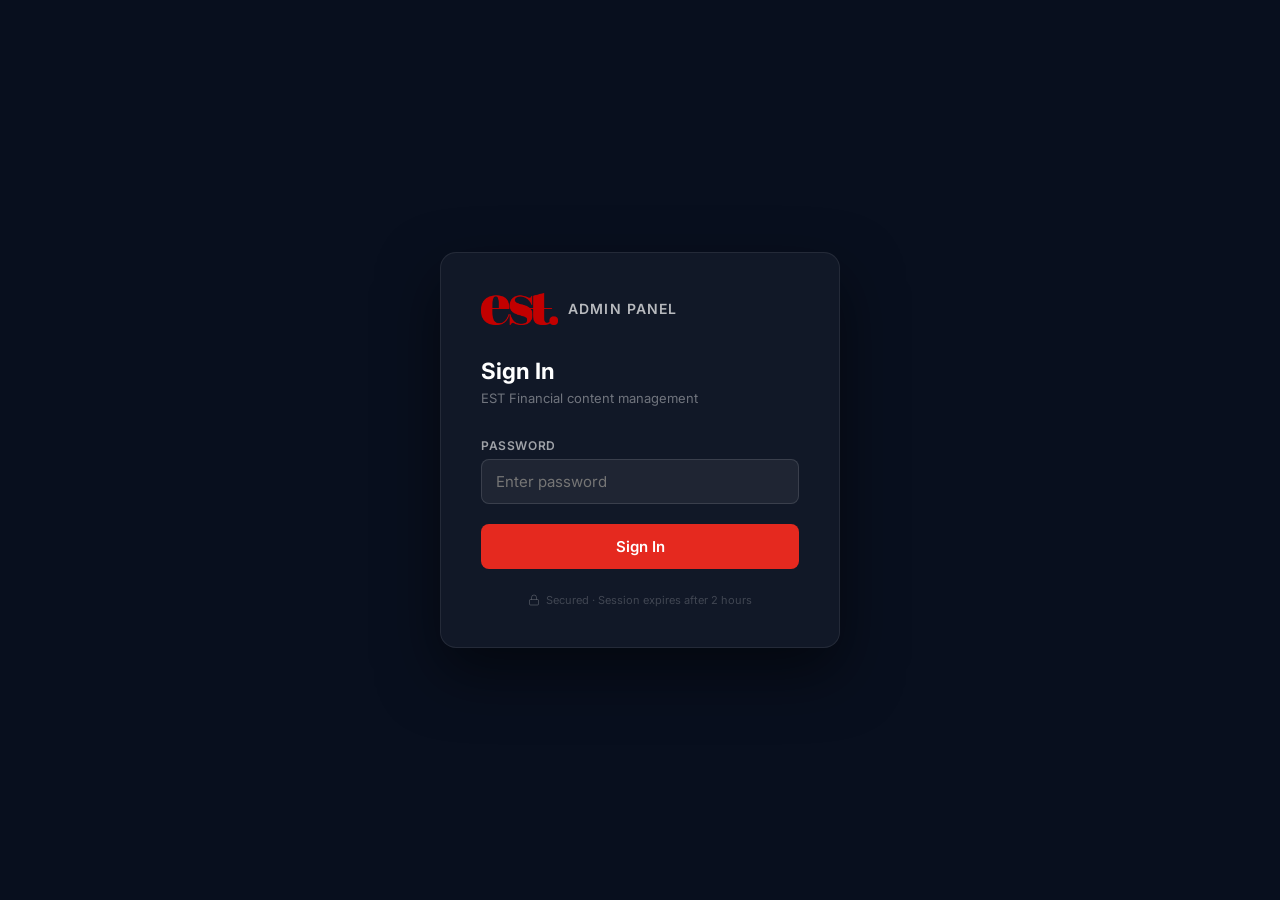
<file: est-panel-7291/site-editor.html>
<!DOCTYPE html>
<html lang="en">
<head>
<meta charset="UTF-8" />
<meta name="viewport" content="width=device-width, initial-scale=1.0" />
<title>EST Site Editor</title>
<style>
  * { margin: 0; padding: 0; box-sizing: border-box; }
  body { font-family: -apple-system, BlinkMacSystemFont, 'Segoe UI', sans-serif; background: #0d1117; height: 100vh; display: flex; flex-direction: column; overflow: hidden; }

  #toolbar {
    height: 54px; background: #161b22; border-bottom: 1px solid rgba(255,255,255,0.08);
    display: flex; align-items: center; gap: 10px; padding: 0 16px; flex-shrink: 0;
  }
  .toolbar-logo { font-size: 13px; font-weight: 700; color: white; letter-spacing: -0.3px; }
  .toolbar-logo span { color: #e5291f; }
  .divider { width: 1px; height: 22px; background: rgba(255,255,255,0.1); margin: 0 4px; }

  #pageSelect {
    background: #21262d; border: 1px solid rgba(255,255,255,0.1); color: white;
    padding: 6px 10px; border-radius: 7px; font-family: inherit; font-size: 13px;
    cursor: pointer; outline: none; min-width: 160px;
  }

  #editToggle {
    padding: 7px 14px; border-radius: 7px; border: 1px solid rgba(255,255,255,0.12);
    background: rgba(255,255,255,0.06); color: rgba(255,255,255,0.7);
    font-family: inherit; font-size: 13px; cursor: pointer; transition: all 0.15s;
  }
  #editToggle.active { background: rgba(229,41,31,0.15); border-color: rgba(229,41,31,0.4); color: #f87171; }
  #editToggle:hover { background: rgba(255,255,255,0.1); color: white; }

  #saveBtn {
    padding: 7px 16px; border-radius: 7px; border: none;
    background: #e5291f; color: white; font-family: inherit; font-size: 13px;
    font-weight: 600; cursor: pointer; transition: all 0.15s; margin-left: auto;
  }
  #saveBtn:hover { background: #c8241a; }
  #saveBtn:disabled { background: rgba(229,41,31,0.3); cursor: not-allowed; }

  #status { font-size: 12px; color: rgba(255,255,255,0.35); white-space: nowrap; }
  #status.ok   { color: #3fb950; }
  #status.err  { color: #f85149; }
  #status.busy { color: #e3b341; }

  .back-btn {
    padding: 6px 10px; border-radius: 7px; border: 1px solid rgba(255,255,255,0.08);
    background: none; color: rgba(255,255,255,0.4); font-family: inherit; font-size: 12px;
    cursor: pointer; text-decoration: none; display: flex; align-items: center; gap: 4px;
  }
  .back-btn:hover { color: white; border-color: rgba(255,255,255,0.2); }

  #editHint {
    display: none; height: 32px; background: rgba(229,41,31,0.07);
    border-bottom: 1px solid rgba(229,41,31,0.18);
    align-items: center; justify-content: center;
    font-size: 12px; color: rgba(255,255,255,0.45); flex-shrink: 0;
  }
  #editHint.show { display: flex; }
  #editHint strong { color: rgba(255,255,255,0.7); }

  #frame { flex: 1; border: none; width: 100%; background: white; }
</style>
</head>
<body>

<div id="toolbar">
  <a class="back-btn" href="dashboard.html">← Back</a>
  <div class="divider"></div>
  <span class="toolbar-logo"><span>est.</span> Site Editor</span>
  <div class="divider"></div>

  <select id="pageSelect" onchange="loadPage(this.value)">
    <option value="../index.html">🏠 Home</option>
    <option value="../about.html">👥 About</option>
    <option value="../services.html">⚡ Services</option>
    <option value="../contact.html">📬 Contact</option>
    <option value="../blog.html">📝 Blog</option>
    <option value="../case-studies.html">📁 Case Studies</option>
  </select>

  <button id="editToggle" onclick="toggleEdit()">✏ Edit Mode</button>
  <span id="status">Loading…</span>
  <button id="saveBtn" onclick="saveChanges()" disabled>💾 Save &amp; Publish</button>
</div>

<div id="editHint">
  <strong>Click any text</strong>&nbsp;to edit &nbsp;·&nbsp; <strong>Click any image</strong>&nbsp;to replace it &nbsp;·&nbsp; <strong>Click any placeholder</strong>&nbsp;to add image or video &nbsp;·&nbsp; <strong>▶ Change Video</strong>&nbsp;button on videos &nbsp;·&nbsp; <strong>⌘S</strong>&nbsp;to save
</div>

<iframe id="frame"></iframe>
<input type="file" id="imgPicker" accept="image/*" style="display:none" />

<script>
const SESSION_MS  = 2 * 60 * 60 * 1000;
const GITHUB_REPO = 'estfinancial0-del/estfinancialwebsite';
const GITHUB_API  = `https://api.github.com/repos/${GITHUB_REPO}/contents`;

if (!sessionStorage.getItem('est_session') || Date.now() - parseInt(sessionStorage.getItem('est_session')) > SESSION_MS) {
  window.location.href = 'index.html';
}

const ghToken    = localStorage.getItem('est_gh_token');
const frame      = document.getElementById('frame');
const editToggle = document.getElementById('editToggle');
const saveBtn    = document.getElementById('saveBtn');
const statusEl   = document.getElementById('status');
const editHint   = document.getElementById('editHint');

let editMode    = false;
let currentPage = null;
let targetImg   = null;
let targetMode  = 'image'; // 'image' | 'placeholder' | 'video'

// ── Load page ──────────────────────────────────────────────────────────
function loadPage(src) {
  currentPage = src;
  editMode    = false;
  updateEditUI();
  saveBtn.disabled = true;
  setStatus('Loading…', 'busy');
  frame.src = src;
}

frame.addEventListener('load', () => {
  setStatus('Ready', '');
  saveBtn.disabled = false;
  if (editMode) inject();
});

// ── Edit mode toggle ───────────────────────────────────────────────────
function toggleEdit() {
  if (!currentPage) return;
  editMode = !editMode;
  updateEditUI();
  if (editMode) inject(); else eject();
}

function updateEditUI() {
  editToggle.classList.toggle('active', editMode);
  editToggle.textContent = editMode ? '⏹ Stop Editing' : '✏ Edit Mode';
  editHint.classList.toggle('show', editMode);
}

// ── Inject editing into iframe ─────────────────────────────────────────
function inject() {
  const doc = frame.contentDocument;
  if (!doc) return;

  // Make text elements editable
  doc.querySelectorAll('h1,h2,h3,h4,h5,p,li,.eyebrow,.stat-value,.stat-label').forEach(el => {
    if (el.querySelector('img,iframe,svg') || el.closest('[data-no-edit]')) return;
    el.contentEditable = 'true';
    el.dataset.estEdit = '1';
    el.style.cursor    = 'text';
    el.addEventListener('focus', onFocus);
    el.addEventListener('blur',  onBlur);
  });

  // Make images clickable to replace
  doc.querySelectorAll('img').forEach(img => {
    if (img.closest('nav') || img.closest('.logo')) return; // skip nav logo
    img.dataset.estImg = '1';
    img.style.cursor   = 'pointer';
    img.addEventListener('mouseenter', onImgHover);
    img.addEventListener('mouseleave', onImgLeave);
    img.addEventListener('click',      onImgClick);
  });

  // Make placeholder divs clickable to replace with an image or video
  doc.querySelectorAll('[class*="placeholder"], .about-img-wrap, .media-placeholder, .banner-placeholder').forEach(el => {
    if (el.querySelector('img')) return; // already has an image
    el.dataset.estPlaceholder = '1';
    el.style.cursor   = 'pointer';
    el.style.position = el.style.position || 'relative';
    // Add overlay label
    const lbl = doc.createElement('div');
    lbl.className = '_est-ph-lbl';
    lbl.style.cssText = `
      position:absolute;inset:0;display:flex;flex-direction:column;align-items:center;justify-content:center;
      background:rgba(8,15,30,0.75);backdrop-filter:blur(3px);gap:10px;z-index:10;
      border:2px dashed rgba(229,41,31,0.5);border-radius:inherit;pointer-events:none;
    `;
    lbl.innerHTML = `
      <span style="font-size:22px">📷</span>
      <span style="font-size:12px;font-weight:600;color:white;letter-spacing:0.04em;">Click to add Image or Video</span>
    `;
    el.appendChild(lbl);
    el.addEventListener('click', () => onPlaceholderClick(el));
  });

  // Make YouTube iframes clickable to swap video
  doc.querySelectorAll('iframe[src*="youtube"]').forEach(iframe => {
    const wrap = doc.createElement('div');
    wrap.style.cssText = 'position:relative;display:inline-block;width:100%;';
    iframe.parentNode.insertBefore(wrap, iframe);
    wrap.appendChild(iframe);
    const lbl = doc.createElement('div');
    lbl.style.cssText = `
      position:absolute;top:8px;right:8px;background:rgba(229,41,31,0.9);color:white;
      font-size:11px;font-weight:700;padding:5px 10px;border-radius:6px;cursor:pointer;
      z-index:10;letter-spacing:0.04em;
    `;
    lbl.textContent = '▶ Change Video';
    lbl.addEventListener('click', () => onVideoClick(iframe));
    wrap.appendChild(lbl);
    wrap.dataset.estVideo = '1';
  });

  // Esc to exit
  doc.addEventListener('keydown', onEsc);
}

function eject() {
  const doc = frame.contentDocument;
  if (!doc) return;
  doc.querySelectorAll('[data-est-edit]').forEach(el => {
    el.contentEditable = 'false';
    delete el.dataset.estEdit;
    el.style.cursor = '';
    el.style.outline = '';
    el.removeEventListener('focus', onFocus);
    el.removeEventListener('blur',  onBlur);
  });
  doc.querySelectorAll('[data-est-img]').forEach(img => {
    delete img.dataset.estImg;
    img.style.cursor  = '';
    img.style.outline = '';
    img.removeEventListener('mouseenter', onImgHover);
    img.removeEventListener('mouseleave', onImgLeave);
    img.removeEventListener('click',      onImgClick);
  });
  doc.querySelectorAll('[data-est-placeholder]').forEach(el => {
    delete el.dataset.estPlaceholder;
    el.style.cursor = '';
    el.querySelector('._est-ph-lbl')?.remove();
  });
  doc.querySelectorAll('[data-est-video]').forEach(wrap => {
    delete wrap.dataset.estVideo;
  });
  doc.getElementById('_estLbl')?.remove();
  doc.removeEventListener('keydown', onEsc);
}

function onFocus(e) { e.target.style.outline = '2px dashed rgba(229,41,31,0.55)'; e.target.style.borderRadius = '3px'; }
function onBlur(e)  { e.target.style.outline = ''; }
function onEsc(e)   { if (e.key === 'Escape') { editMode = false; updateEditUI(); eject(); } }

function onImgHover(e) {
  const img = e.target;
  img.style.outline       = '3px solid rgba(229,41,31,0.7)';
  img.style.outlineOffset = '2px';
  // Tooltip
  const doc = frame.contentDocument;
  doc.getElementById('_estLbl')?.remove();
  const lbl = doc.createElement('div');
  lbl.id = '_estLbl';
  const r = img.getBoundingClientRect();
  lbl.style.cssText = `position:fixed;top:${r.top+r.height/2-12}px;left:${r.left+r.width/2}px;
    transform:translateX(-50%);background:rgba(229,41,31,0.92);color:#fff;font-family:sans-serif;
    font-size:11px;font-weight:700;padding:4px 10px;border-radius:5px;pointer-events:none;
    z-index:999999;white-space:nowrap;letter-spacing:0.04em;`;
  lbl.textContent = '📷 Click to replace';
  doc.body.appendChild(lbl);
}
function onImgLeave(e) {
  e.target.style.outline = '';
  frame.contentDocument?.getElementById('_estLbl')?.remove();
}
function onImgClick(e) {
  e.preventDefault(); e.stopPropagation();
  targetImg = e.target;
  document.getElementById('imgPicker').click();
}

// ── Placeholder click — show image or video choice ────────────────────
function onPlaceholderClick(el) {
  targetImg  = el;
  targetMode = 'placeholder';
  showMediaPicker();
}

// ── Video iframe click ─────────────────────────────────────────────────
function onVideoClick(iframe) {
  targetImg  = iframe;
  targetMode = 'video';
  showVideoPicker(iframe.src);
}

// ── Media picker modal (image or video) ───────────────────────────────
function showMediaPicker() {
  document.getElementById('mediaPicker')?.remove();
  const modal = document.createElement('div');
  modal.id = 'mediaPicker';
  modal.style.cssText = `
    position:fixed;inset:0;background:rgba(0,0,0,0.75);z-index:9999;
    display:flex;align-items:center;justify-content:center;backdrop-filter:blur(4px);
  `;
  modal.innerHTML = `
    <div style="background:#0d1424;border:1px solid rgba(255,255,255,0.1);border-radius:16px;padding:24px;width:400px;max-width:90vw;">
      <h3 style="font-size:15px;font-weight:700;color:white;margin-bottom:6px;">Add Media</h3>
      <p style="font-size:12px;color:rgba(255,255,255,0.45);margin-bottom:20px;">Choose what to put in this space</p>
      <div style="display:flex;flex-direction:column;gap:10px;">
        <button onclick="document.getElementById('mediaPicker').remove();document.getElementById('imgPicker').click()"
          style="background:#0f1e35;border:1px solid rgba(255,255,255,0.1);border-radius:10px;padding:14px 16px;
          color:white;font-family:inherit;font-size:13px;cursor:pointer;text-align:left;display:flex;align-items:center;gap:12px;transition:all 0.15s"
          onmouseover="this.style.borderColor='rgba(229,41,31,0.4)'" onmouseout="this.style.borderColor='rgba(255,255,255,0.1)'">
          <span style="font-size:20px;">🖼</span>
          <span><strong style="display:block;margin-bottom:2px;">Upload Image</strong><span style="font-size:11px;color:rgba(255,255,255,0.4);">JPG, PNG, WebP from your computer</span></span>
        </button>
        <button onclick="document.getElementById('mediaPicker').remove();showVideoPicker()"
          style="background:#0f1e35;border:1px solid rgba(255,255,255,0.1);border-radius:10px;padding:14px 16px;
          color:white;font-family:inherit;font-size:13px;cursor:pointer;text-align:left;display:flex;align-items:center;gap:12px;transition:all 0.15s"
          onmouseover="this.style.borderColor='rgba(229,41,31,0.4)'" onmouseout="this.style.borderColor='rgba(255,255,255,0.1)'">
          <span style="font-size:20px;">▶️</span>
          <span><strong style="display:block;margin-bottom:2px;">Embed YouTube Video</strong><span style="font-size:11px;color:rgba(255,255,255,0.4);">Paste any YouTube link</span></span>
        </button>
      </div>
      <button onclick="document.getElementById('mediaPicker').remove()"
        style="width:100%;margin-top:12px;background:none;border:none;color:rgba(255,255,255,0.3);font-family:inherit;font-size:12px;cursor:pointer;padding:8px;">
        Cancel
      </button>
    </div>
  `;
  document.body.appendChild(modal);
}

// ── Video URL picker ───────────────────────────────────────────────────
function showVideoPicker(existingSrc) {
  document.getElementById('videoPicker')?.remove();
  const currentId = existingSrc ? (existingSrc.match(/embed\/([^?]+)/)?.[1] || '') : '';
  const modal = document.createElement('div');
  modal.id = 'videoPicker';
  modal.style.cssText = `
    position:fixed;inset:0;background:rgba(0,0,0,0.75);z-index:9999;
    display:flex;align-items:center;justify-content:center;backdrop-filter:blur(4px);
  `;
  modal.innerHTML = `
    <div style="background:#0d1424;border:1px solid rgba(255,255,255,0.1);border-radius:16px;padding:24px;width:440px;max-width:90vw;">
      <h3 style="font-size:15px;font-weight:700;color:white;margin-bottom:4px;">Embed YouTube Video</h3>
      <p style="font-size:12px;color:rgba(255,255,255,0.45);margin-bottom:18px;">Paste a YouTube link and it will be embedded automatically</p>
      <input id="videoUrlInput" type="text"
        placeholder="https://www.youtube.com/watch?v=..."
        value="${currentId ? 'https://www.youtube.com/watch?v=' + currentId : ''}"
        style="width:100%;background:rgba(255,255,255,0.06);border:1px solid rgba(255,255,255,0.12);
        border-radius:9px;color:white;font-family:inherit;font-size:13px;padding:10px 14px;
        outline:none;margin-bottom:8px;"
      />
      <p style="font-size:11px;color:rgba(255,255,255,0.3);margin-bottom:16px;">
        Works with youtube.com/watch?v=... · youtu.be/... · youtube.com/shorts/...
      </p>
      <div id="videoPreview" style="margin-bottom:16px;display:none;">
        <p style="font-size:11px;color:rgba(255,255,255,0.4);margin-bottom:8px;">Preview</p>
        <iframe id="videoPreviewFrame" src="" width="100%" height="200" frameborder="0" allow="autoplay;encrypted-media" allowfullscreen style="border-radius:8px;"></iframe>
      </div>
      <div style="display:flex;gap:8px;">
        <button onclick="previewVideo()"
          style="padding:9px 16px;background:rgba(255,255,255,0.06);border:1px solid rgba(255,255,255,0.12);
          border-radius:8px;color:white;font-family:inherit;font-size:13px;cursor:pointer;">
          Preview
        </button>
        <button onclick="applyVideo()"
          style="flex:1;padding:9px 16px;background:#e5291f;border:none;
          border-radius:8px;color:white;font-family:inherit;font-size:13px;font-weight:600;cursor:pointer;">
          ✓ Add Video
        </button>
        <button onclick="document.getElementById('videoPicker').remove()"
          style="padding:9px 14px;background:none;border:1px solid rgba(255,255,255,0.08);
          border-radius:8px;color:rgba(255,255,255,0.4);font-family:inherit;font-size:13px;cursor:pointer;">
          Cancel
        </button>
      </div>
    </div>
  `;
  document.body.appendChild(modal);
}

function extractYouTubeId(url) {
  const patterns = [
    /youtube\.com\/watch\?v=([^&]+)/,
    /youtu\.be\/([^?]+)/,
    /youtube\.com\/embed\/([^?]+)/,
    /youtube\.com\/shorts\/([^?]+)/,
  ];
  for (const p of patterns) {
    const m = url.match(p);
    if (m) return m[1];
  }
  return null;
}

function previewVideo() {
  const url = document.getElementById('videoUrlInput').value.trim();
  const id  = extractYouTubeId(url);
  if (!id) { alert('Could not find a YouTube video ID in that URL. Please check the link.'); return; }
  const preview = document.getElementById('videoPreview');
  document.getElementById('videoPreviewFrame').src = `https://www.youtube.com/embed/${id}`;
  preview.style.display = 'block';
}

function applyVideo() {
  const url = document.getElementById('videoUrlInput').value.trim();
  const id  = extractYouTubeId(url);
  if (!id) { alert('Invalid YouTube URL.'); return; }
  const embedSrc = `https://www.youtube.com/embed/${id}`;
  document.getElementById('videoPicker').remove();

  const doc = frame.contentDocument;

  if (targetMode === 'video' && targetImg?.tagName === 'IFRAME') {
    // Swap existing YouTube iframe
    targetImg.src = embedSrc;
    setStatus('Video updated — save to publish', 'ok');
  } else if (targetMode === 'placeholder' && targetImg) {
    // Replace placeholder div with video iframe
    const wrapper = doc.createElement('div');
    wrapper.style.cssText = 'position:relative;width:100%;padding-bottom:56.25%;height:0;overflow:hidden;border-radius:12px;';
    const iframe = doc.createElement('iframe');
    iframe.src = embedSrc;
    iframe.allow = 'accelerometer; autoplay; clipboard-write; encrypted-media; gyroscope; picture-in-picture';
    iframe.allowFullscreen = true;
    iframe.frameBorder = '0';
    iframe.style.cssText = 'position:absolute;top:0;left:0;width:100%;height:100%;border-radius:12px;';
    wrapper.appendChild(iframe);
    targetImg.replaceWith(wrapper);
    setStatus('Video embedded — save to publish', 'ok');
  }

  targetImg  = null;
  targetMode = 'image';
}

// ── Image file picker ─────────────────────────────────────────────────
document.getElementById('imgPicker').addEventListener('change', function(e) {
  const file = e.target.files[0];
  if (!file) return;
  const reader = new FileReader();
  reader.onload = ev => {
    if (targetMode === 'placeholder' && targetImg) {
      // Replace placeholder div with an actual img
      const img = frame.contentDocument.createElement('img');
      img.src   = ev.target.result;
      img.style.cssText = 'width:100%;height:100%;object-fit:cover;border-radius:inherit;display:block;';
      img.alt   = '';
      targetImg.innerHTML = '';
      targetImg.appendChild(img);
      setStatus('Image added — save to publish', 'ok');
    } else if (targetImg) {
      targetImg.src = ev.target.result;
      setStatus('Image replaced — save to publish', 'ok');
    }
    targetImg  = null;
    targetMode = 'image';
  };
  reader.readAsDataURL(file);
  e.target.value = '';
});

// ── Save & Publish ─────────────────────────────────────────────────────
async function saveChanges() {
  if (!currentPage) return;
  if (!ghToken) { setStatus('No GitHub token — set in dashboard', 'err'); return; }

  saveBtn.disabled = true;
  setStatus('Publishing…', 'busy');

  try {
    const doc = frame.contentDocument;

    // Temporarily remove edit artefacts
    const wasEditing = editMode;
    eject();
    doc.getElementById('_estLbl')?.remove();

    const html     = '<!DOCTYPE html>\n' + doc.documentElement.outerHTML;
    const filePath = currentPage.replace(/^\.\.\//, '');

    const headers = {
      'Authorization': `token ${ghToken}`,
      'Accept':        'application/vnd.github.v3+json',
      'Content-Type':  'application/json',
    };

    const getRes   = await fetch(`${GITHUB_API}/${filePath}`, { headers });
    const fileData = await getRes.json();
    if (!fileData.sha) throw new Error('Could not get file from GitHub');

    const encoded = btoa(unescape(encodeURIComponent(html)));
    const putRes  = await fetch(`${GITHUB_API}/${filePath}`, {
      method: 'PUT', headers,
      body: JSON.stringify({ message: `Update ${filePath} via EST editor`, content: encoded, sha: fileData.sha }),
    });

    if (!putRes.ok) { const err = await putRes.json(); throw new Error(err.message); }

    if (wasEditing) inject();
    setStatus('✓ Published — live in ~30s', 'ok');
  } catch(err) {
    setStatus('Error: ' + err.message, 'err');
  } finally {
    saveBtn.disabled = false;
  }
}

function setStatus(msg, cls) { statusEl.textContent = msg; statusEl.className = cls || ''; }

// Cmd/Ctrl+S to save
window.addEventListener('keydown', e => { if ((e.ctrlKey || e.metaKey) && e.key === 's') { e.preventDefault(); saveChanges(); } });

// Load home by default
loadPage('../index.html');
</script>
</body>
</html>
</file>
<file: css/style.css>
/* ============================================================
   EST FINANCIAL - PREMIUM DESIGN SYSTEM
   ============================================================ */

@import url('https://fonts.googleapis.com/css2?family=Inter:wght@300;400;500;600;700&family=Playfair+Display:ital,wght@0,600;0,700;0,800;1,600&display=swap');

:root {
  /* Brand */
  --navy:       #080f1e;
  --navy-mid:   #0d1c35;
  --navy-light: #132444;
  --red:        #e5291f;
  --red-dark:   #c02017;
  --red-glow:   rgba(229,41,31,0.18);
  /* Neutrals */
  --white:      #ffffff;
  --off-white:  #f6f7f9;
  --gray-100:   #f1f2f4;
  --gray-200:   #e3e5e8;
  --gray-400:   #9ba3af;
  --gray-600:   #5a6374;
  --text:       #121b2b;

  /* Typography */
  --font-body:    'Inter', system-ui, sans-serif;
  --font-heading: 'Playfair Display', Georgia, serif;

  /* Spacing scale */
  --sp-1: 4px;  --sp-2: 8px;  --sp-3: 12px;  --sp-4: 16px;
  --sp-5: 20px; --sp-6: 24px; --sp-8: 32px;  --sp-10: 40px;
  --sp-12: 48px;--sp-16: 64px;--sp-20: 80px; --sp-24: 96px;

  /* Radii */
  --r-sm: 6px; --r-md: 10px; --r-lg: 16px; --r-xl: 24px;

  /* Shadows */
  --shadow-sm:  0 1px 3px rgba(0,0,0,0.06), 0 1px 2px rgba(0,0,0,0.04);
  --shadow-md:  0 4px 16px rgba(0,0,0,0.08), 0 2px 4px rgba(0,0,0,0.04);
  --shadow-lg:  0 12px 40px rgba(0,0,0,0.12), 0 4px 8px rgba(0,0,0,0.06);
  --shadow-xl:  0 24px 64px rgba(0,0,0,0.16);
  --shadow-red: 0 8px 32px rgba(229,41,31,0.3);

  /* Motion */
  --ease:      cubic-bezier(0.4, 0, 0.2, 1);
  --ease-out:  cubic-bezier(0, 0, 0.2, 1);
  --ease-spring: cubic-bezier(0.34, 1.56, 0.64, 1);
  --dur-fast:  180ms;
  --dur-med:   320ms;
  --dur-slow:  500ms;
}

/* ---- RESET & BASE ---- */
*, *::before, *::after { box-sizing: border-box; margin: 0; padding: 0; }
html { scroll-behavior: smooth; -webkit-font-smoothing: antialiased; }
body {
  font-family: var(--font-body);
  color: var(--text);
  background: var(--white);
  line-height: 1.7;
  font-size: 16px;
  overflow-x: hidden;
}
a { text-decoration: none; color: inherit; }
img { max-width: 100%; display: block; }

/* ---- SCROLL PROGRESS BAR ---- */
#scroll-progress {
  position: fixed; top: 0; left: 0; height: 2px; z-index: 9999;
  background: linear-gradient(90deg, var(--red), var(--red));
  width: 0%; transition: width 0.1s linear;
}

/* ---- UTILITIES ---- */
.container { max-width: 1200px; margin: 0 auto; padding: 0 var(--sp-6); }
.section    { padding: var(--sp-24) 0; }
.section-header { text-align: center; max-width: 600px; margin: 0 auto var(--sp-16); }

.eyebrow {
  display: inline-flex; align-items: center; gap: var(--sp-2);
  font-size: 11px; font-weight: 700; letter-spacing: 0.16em;
  text-transform: uppercase; color: var(--red); margin-bottom: var(--sp-4);
}
.eyebrow::before, .eyebrow::after {
  content: ''; display: block; width: 24px; height: 1.5px;
  background: var(--red); opacity: 0.5; flex-shrink: 0;
}

.section-sub { color: var(--gray-600); margin-top: var(--sp-4); font-size: 17px; line-height: 1.7; }

h1, h2, h3, h4 { font-family: var(--font-heading); line-height: 1.15; color: var(--navy); }
h1 { font-size: clamp(2.2rem, 5.5vw, 4rem); font-weight: 800; letter-spacing: -0.02em; }
h2 { font-size: clamp(1.7rem, 3.5vw, 2.75rem); font-weight: 700; letter-spacing: -0.01em; }
h3 { font-size: 1.25rem; font-weight: 700; margin-bottom: var(--sp-3); }
p  { color: var(--gray-600); }

/* ---- BUTTONS ---- */
.btn {
  position: relative; display: inline-flex; align-items: center; gap: var(--sp-2);
  padding: 15px 34px; border-radius: var(--r-md);
  font-weight: 600; font-size: 15px; font-family: var(--font-body);
  cursor: pointer; border: 2px solid transparent;
  transition: transform var(--dur-med) var(--ease-spring),
              box-shadow var(--dur-med) var(--ease),
              background var(--dur-fast) var(--ease),
              border-color var(--dur-fast) var(--ease);
  overflow: hidden;
  -webkit-tap-highlight-color: transparent;
}
.btn::after {
  content: ''; position: absolute; inset: 0;
  background: white; opacity: 0;
  transition: opacity var(--dur-fast) var(--ease);
  pointer-events: none;
}
.btn:hover { transform: translateY(-2px); }
.btn:active { transform: translateY(0); }
.btn:hover::after { opacity: 0.08; }

.btn-primary {
  background: var(--red); color: var(--white);
  box-shadow: 0 4px 14px rgba(229,41,31,0.35);
}
.btn-primary:hover {
  background: var(--red-dark);
  box-shadow: var(--shadow-red);
}

.btn-outline {
  background: transparent; color: var(--white);
  border-color: rgba(255,255,255,0.35);
  backdrop-filter: blur(4px);
}
.btn-outline:hover {
  background: rgba(255,255,255,0.1);
  border-color: rgba(255,255,255,0.7);
}

.btn-outline-dark {
  background: transparent; color: var(--navy);
  border-color: var(--gray-200);
}
.btn-outline-dark:hover {
  border-color: var(--red); color: var(--red);
  box-shadow: 0 4px 14px rgba(229,41,31,0.12);
}

.btn-nav {
  background: var(--red); color: var(--white);
  padding: 9px 20px; font-size: 13.5px; letter-spacing: 0.01em;
  box-shadow: 0 2px 8px rgba(229,41,31,0.3);
}
.btn-nav:hover { background: var(--red-dark); box-shadow: var(--shadow-red); }

.link-arrow {
  display: inline-flex; align-items: center; gap: 6px;
  color: var(--red); font-weight: 600; font-size: 14px;
  transition: gap var(--dur-fast) var(--ease), color var(--dur-fast) var(--ease);
}
.link-arrow::after { content: '→'; transition: transform var(--dur-fast) var(--ease); }
.link-arrow:hover { color: var(--red-dark); gap: 10px; }

/* ---- NAVBAR ---- */
.navbar {
  position: fixed; top: 0; left: 0; right: 0; z-index: 200;
  transition: background var(--dur-med) var(--ease),
              box-shadow var(--dur-med) var(--ease),
              padding var(--dur-med) var(--ease);
}
.navbar.scrolled {
  background: rgba(8, 15, 30, 0.97);
  backdrop-filter: blur(20px) saturate(180%);
  box-shadow: 0 1px 0 rgba(255,255,255,0.05), 0 4px 32px rgba(0,0,0,0.3);
}
.navbar:not(.scrolled) {
  background: transparent;
}
.nav-inner {
  display: flex; align-items: center; justify-content: space-between;
  height: 72px; transition: height var(--dur-med) var(--ease);
}
.navbar.scrolled .nav-inner { height: 64px; }

.logo {
  display: flex; align-items: center; gap: 10px;
  text-decoration: none; position: relative;
}
.logo-img {
  height: 32px; width: auto; display: block;
  /* White logo used everywhere (navbar is dark) */
  filter: brightness(0) invert(1);  /* renders white */
  transition: opacity var(--dur-fast) var(--ease);
}
.logo:hover .logo-img { opacity: 0.85; }
.logo-wordmark {
  font-family: var(--font-body); font-weight: 600; font-size: 16px;
  color: rgba(255,255,255,0.85); letter-spacing: 0.04em;
  text-transform: uppercase;
}

.nav-links { display: flex; align-items: center; gap: var(--sp-8); list-style: none; }
.nav-links a {
  color: rgba(255,255,255,0.7); font-size: 13.5px; font-weight: 500;
  transition: color var(--dur-fast) var(--ease);
  position: relative; padding-bottom: 2px;
}
.nav-links a::after {
  content: ''; position: absolute; bottom: -2px; left: 0;
  width: 0; height: 1.5px; background: var(--red);
  transition: width var(--dur-med) var(--ease-out);
}
.nav-links a:hover { color: var(--white); }
.nav-links a:hover::after, .nav-links a.active::after { width: 100%; }
.nav-links a.active { color: var(--white); }

.nav-toggle {
  display: none; background: none; border: 1.5px solid rgba(255,255,255,0.2);
  color: var(--white); font-size: 18px; cursor: pointer;
  padding: 6px 10px; border-radius: var(--r-sm);
  transition: border-color var(--dur-fast) var(--ease);
}
.nav-toggle:hover { border-color: rgba(255,255,255,0.5); }

/* ---- HERO ---- */
.hero {
  position: relative; min-height: 100vh;
  display: flex; align-items: center;
  background: var(--navy);
  overflow: hidden;
}
.hero-bg {
  position: absolute; inset: 0;
  background:
    radial-gradient(ellipse 80% 70% at 70% 50%, rgba(20,50,100,0.6) 0%, transparent 70%),
    radial-gradient(ellipse 40% 60% at 10% 80%, rgba(229,41,31,0.07) 0%, transparent 60%),
    linear-gradient(135deg, #080f1e 0%, #0d1c35 50%, #091525 100%);
}
.hero-grid {
  position: absolute; inset: 0; opacity: 0.04;
  background-image:
    linear-gradient(rgba(255,255,255,0.8) 1px, transparent 1px),
    linear-gradient(90deg, rgba(255,255,255,0.8) 1px, transparent 1px);
  background-size: 60px 60px;
}
.hero-glow {
  position: absolute; right: -100px; top: 50%;
  transform: translateY(-50%);
  width: 600px; height: 600px;
  background: radial-gradient(circle, rgba(229,41,31,0.08) 0%, transparent 70%);
  pointer-events: none;
}
.hero-content {
  position: relative; z-index: 1;
  padding-top: var(--sp-16); max-width: 760px;
}
.hero-eyebrow {
  display: inline-flex; align-items: center; gap: var(--sp-3);
  font-size: 11px; font-weight: 700; letter-spacing: 0.18em;
  text-transform: uppercase; color: var(--red); margin-bottom: var(--sp-6);
}
.hero-eyebrow::before {
  content: ''; display: block; width: 32px; height: 1.5px;
  background: var(--red);
}
.hero h1 {
  color: var(--white); margin-bottom: var(--sp-6);
  font-size: clamp(2.4rem, 6vw, 4.5rem);
}
.hero h1 em { font-style: italic; color: var(--red); }
.hero-sub {
  color: rgba(255,255,255,0.65); font-size: 18px;
  margin-bottom: var(--sp-10); max-width: 560px; line-height: 1.75;
}
.hero-sub strong { color: rgba(255,255,255,0.95); font-weight: 500; }
.hero-cta { display: flex; gap: var(--sp-4); flex-wrap: wrap; }

.hero-scroll {
  position: absolute; bottom: 40px; left: 50%; transform: translateX(-50%);
  display: flex; flex-direction: column; align-items: center; gap: var(--sp-2);
  color: rgba(255,255,255,0.3); font-size: 11px; letter-spacing: 0.12em;
  text-transform: uppercase;
}
.hero-scroll-line {
  width: 1px; height: 40px;
  background: linear-gradient(to bottom, rgba(255,255,255,0.3), transparent);
  animation: scrollPulse 2s ease-in-out infinite;
}
@keyframes scrollPulse {
  0%, 100% { opacity: 0.3; transform: scaleY(1); }
  50% { opacity: 0.7; transform: scaleY(1.1); }
}

/* ---- STATS BAR ---- */
.stats-bar {
  background: var(--red);
  padding: var(--sp-10) 0;
  position: relative; overflow: hidden;
}
.stats-bar::before {
  content: ''; position: absolute; inset: 0;
  background: linear-gradient(135deg, rgba(0,0,0,0.1) 0%, transparent 50%);
}
.stats-grid { display: grid; grid-template-columns: repeat(4, 1fr); }
.stat {
  text-align: center; padding: var(--sp-4) var(--sp-6);
  border-right: 1px solid rgba(255,255,255,0.2);
  position: relative;
}
.stat:last-child { border-right: none; }
.stat-number {
  display: block; font-size: 2.4rem; font-weight: 800;
  color: var(--white); font-family: var(--font-heading);
  line-height: 1; margin-bottom: var(--sp-2);
}
.stat-label {
  font-size: 11px; color: rgba(255,255,255,0.75);
  font-weight: 600; text-transform: uppercase; letter-spacing: 0.1em;
}

/* ---- SERVICES OVERVIEW ---- */
.services-overview { background: var(--off-white); }
.services-grid { display: grid; grid-template-columns: repeat(4, 1fr); gap: var(--sp-6); }
.service-card {
  background: var(--white);
  border-radius: var(--r-lg);
  padding: var(--sp-10) var(--sp-8);
  box-shadow: var(--shadow-sm);
  border: 1px solid var(--gray-200);
  transition:
    transform var(--dur-med) var(--ease-spring),
    box-shadow var(--dur-med) var(--ease),
    border-color var(--dur-med) var(--ease);
  position: relative; overflow: hidden;
}
.service-card::before {
  content: ''; position: absolute; top: 0; left: 0; right: 0;
  height: 3px;
  background: linear-gradient(90deg, var(--red), var(--red));
  transform: scaleX(0); transform-origin: left;
  transition: transform var(--dur-med) var(--ease-out);
}
.service-card:hover {
  transform: translateY(-6px);
  box-shadow: var(--shadow-lg);
  border-color: transparent;
}
.service-card:hover::before { transform: scaleX(1); }
.service-icon {
  width: 52px; height: 52px;
  background: linear-gradient(135deg, var(--navy) 0%, var(--navy-mid) 100%);
  border-radius: var(--r-md);
  display: flex; align-items: center; justify-content: center;
  margin-bottom: var(--sp-6);
  transition: background var(--dur-med) var(--ease);
}
.service-icon svg { width: 24px; height: 24px; color: var(--white); }
.service-card:hover .service-icon {
  background: linear-gradient(135deg, var(--red) 0%, var(--red-dark) 100%);
}

.service-detail-icon {
  width: 64px; height: 64px;
  background: linear-gradient(135deg, var(--navy) 0%, var(--navy-mid) 100%);
  border-radius: var(--r-lg);
  display: flex; align-items: center; justify-content: center;
  margin-bottom: var(--sp-6);
}
.service-detail-icon svg { width: 30px; height: 30px; color: var(--white); }
.service-card h3 { color: var(--navy); font-size: 1.15rem; margin-bottom: var(--sp-2); }
.service-card p { font-size: 14px; line-height: 1.65; margin: 0 0 var(--sp-5); }

/* ---- WHY EST ---- */
.why-est { background: var(--white); }
.why-inner { display: grid; grid-template-columns: 1fr 1fr; gap: var(--sp-24); align-items: center; }
.why-text h2 { margin-bottom: var(--sp-5); }
.why-text > p { margin-bottom: var(--sp-8); font-size: 16px; line-height: 1.75; }
.why-list { list-style: none; margin-bottom: var(--sp-10); display: flex; flex-direction: column; gap: var(--sp-4); }
.why-list li {
  display: flex; align-items: flex-start; gap: var(--sp-4);
  font-size: 15px; color: var(--text); padding: var(--sp-4);
  border-radius: var(--r-md); background: var(--off-white);
  border: 1px solid var(--gray-100);
  transition: border-color var(--dur-fast) var(--ease), background var(--dur-fast) var(--ease);
}
.why-list li:hover { border-color: var(--red); background: var(--white); }
.check {
  width: 22px; height: 22px; background: var(--red); border-radius: 50%;
  display: flex; align-items: center; justify-content: center;
  color: white; font-size: 11px; font-weight: 800; flex-shrink: 0; margin-top: 1px;
}
.image-placeholder {
  background: linear-gradient(135deg, var(--navy) 0%, var(--navy-light) 100%);
  border-radius: var(--r-xl); height: 440px;
  display: flex; align-items: center; justify-content: center;
  color: rgba(255,255,255,0.2); font-size: 13px;
  position: relative; overflow: hidden;
}
.image-placeholder::after {
  content: ''; position: absolute; inset: 0;
  background: radial-gradient(circle at 30% 70%, rgba(229,41,31,0.08) 0%, transparent 60%);
}

/* ---- TESTIMONIALS ---- */
.testimonials { background: var(--off-white); }
.testimonials-grid { display: grid; grid-template-columns: repeat(3, 1fr); gap: var(--sp-6); }
.testimonial-card {
  background: var(--white);
  border-radius: var(--r-lg);
  padding: var(--sp-10) var(--sp-8);
  box-shadow: var(--shadow-sm);
  border: 1px solid var(--gray-100);
  position: relative;
  transition: transform var(--dur-med) var(--ease-spring), box-shadow var(--dur-med) var(--ease);
}
.testimonial-card::before {
  content: '\201C';
  position: absolute; top: var(--sp-6); right: var(--sp-8);
  font-size: 80px; font-family: var(--font-heading);
  color: var(--red); opacity: 0.08; line-height: 1;
  pointer-events: none;
}
.testimonial-card:hover {
  transform: translateY(-4px);
  box-shadow: var(--shadow-md);
}
.stars { color: var(--red); font-size: 14px; margin-bottom: var(--sp-4); letter-spacing: 2px; }
.testimonial-card p {
  font-size: 15px; line-height: 1.75; font-style: italic;
  color: var(--text); margin-bottom: var(--sp-6); opacity: 0.85;
}
.testimonial-author strong { display: block; color: var(--navy); font-size: 14px; font-style: normal; }
.testimonial-author span { font-size: 12px; color: var(--gray-400); }

/* ---- CTA SECTION ---- */
.cta-banner, .cta-section {
  background: var(--navy);
  padding: var(--sp-24) 0;
  position: relative; overflow: hidden;
}
.cta-banner::before, .cta-section::before {
  content: ''; position: absolute; inset: 0;
  background: radial-gradient(ellipse at center, rgba(229,41,31,0.06) 0%, transparent 70%);
}
.cta-inner { text-align: center; position: relative; z-index: 1; }
.cta-inner h2 { color: var(--white); margin-bottom: var(--sp-4); }
.cta-inner p { color: rgba(255,255,255,0.6); margin-bottom: var(--sp-10); font-size: 18px; }

/* ---- PAGE HERO (inner pages) ---- */
.page-hero {
  background: var(--navy);
  padding: 160px 0 100px;
  text-align: center;
  position: relative; overflow: hidden;
}
.page-hero::before {
  content: ''; position: absolute; inset: 0;
  background:
    radial-gradient(ellipse 60% 80% at 50% 0%, rgba(20,50,100,0.5) 0%, transparent 60%),
    radial-gradient(ellipse 30% 40% at 80% 100%, rgba(229,41,31,0.06) 0%, transparent 50%);
}
.page-hero .container { position: relative; z-index: 1; }
.page-hero h1 { color: var(--white); margin-bottom: var(--sp-4); }
.page-hero .hero-sub { color: rgba(255,255,255,0.65); font-size: 18px; max-width: 540px; margin: 0 auto; }
.page-hero p { color: rgba(255,255,255,0.65); font-size: 18px; max-width: 540px; margin: 0 auto; }

/* ---- SERVICES PAGE ---- */
.service-section { padding: var(--sp-16) 0; border-bottom: 1px solid var(--gray-100); }
.service-section:last-child { border-bottom: none; }
.service-section-inner { display: grid; grid-template-columns: 1fr 1fr; gap: var(--sp-20); align-items: center; }
.service-section-inner.reverse { direction: rtl; }
.service-section-inner.reverse > * { direction: ltr; }
.service-detail-icon { font-size: 3rem; margin-bottom: var(--sp-4); }
.service-detail h2 { margin-bottom: var(--sp-4); }
.service-detail > p { margin-bottom: var(--sp-5); }
.service-list { list-style: none; display: flex; flex-direction: column; gap: var(--sp-3); margin-bottom: var(--sp-8); }
.service-list li {
  display: flex; gap: var(--sp-3); align-items: flex-start;
  font-size: 15px; color: var(--text);
}
.service-list li .check { flex-shrink: 0; margin-top: 1px; }
.service-img-box {
  background: linear-gradient(145deg, var(--gray-100) 0%, var(--gray-200) 100%);
  border-radius: var(--r-xl); height: 380px;
  display: flex; align-items: center; justify-content: center;
  color: var(--gray-400); font-size: 14px;
  border: 1px solid var(--gray-200); position: relative; overflow: hidden;
}
.service-img-box::after {
  content: ''; position: absolute; inset: 0;
  background: radial-gradient(circle at 30% 70%, rgba(229,41,31,0.04) 0%, transparent 60%);
}

/* ---- ABOUT PAGE ---- */
.about-intro { background: var(--white); }
.about-intro-inner { display: flex; flex-direction: column; gap: var(--sp-12); }
.about-intro-text h2 { margin-bottom: var(--sp-5); }
.about-intro-text p { margin-bottom: var(--sp-4); font-size: 16px; line-height: 1.75; }
.stats-inline { display: flex; gap: var(--sp-8); margin-top: var(--sp-8); }
.stat-inline { text-align: center; }
.stat-inline strong {
  display: block; font-size: 2rem; font-weight: 800;
  color: var(--red); font-family: var(--font-heading); line-height: 1; margin-bottom: var(--sp-1);
}
.stat-inline span { font-size: 11px; color: var(--gray-400); font-weight: 600; text-transform: uppercase; letter-spacing: 0.1em; }

/* Team */
.team-section { background: var(--off-white); }
.team-grid { display: grid; grid-template-columns: repeat(3, 1fr); gap: var(--sp-6); }
.team-card {
  background: var(--white); border-radius: var(--r-lg);
  overflow: hidden;
  display: flex; flex-direction: column;
  box-shadow: var(--shadow-sm); border: 1px solid var(--gray-100);
  transition: transform var(--dur-med) var(--ease-spring), box-shadow var(--dur-med) var(--ease);
}
.team-card:hover { transform: translateY(-5px); box-shadow: var(--shadow-lg); }

/* Rectangle photo - fills top of card */
.team-photo-wrap {
  width: 100%; height: 280px;
  overflow: hidden; position: relative; flex-shrink: 0;
  background: linear-gradient(145deg, var(--navy) 0%, var(--navy-light) 100%);
}
.team-photo-wrap img {
  width: 100%; height: 100%;
  object-fit: cover;
  object-position: top center;
  display: block;
  transform-origin: center center;
}
/* Legacy direct img (before team editor publish) */
.team-photo {
  width: 100%; height: 280px;
  object-fit: cover; object-position: center top;
  display: block;
}

/* Initials avatar - same rectangle size */
.team-avatar {
  width: 100%; height: 280px;
  background: linear-gradient(145deg, var(--navy) 0%, var(--navy-light) 100%);
  display: flex; align-items: center; justify-content: center;
  font-family: var(--font-body); font-size: 36px; font-weight: 700;
  color: rgba(255,255,255,0.8); letter-spacing: 1px;
  flex-shrink: 0;
  transition: background var(--dur-med) var(--ease);
}
.team-card:hover .team-avatar {
  background: linear-gradient(145deg, var(--red) 0%, #b01e16 100%);
}

/* Text below photo */
.team-info {
  padding: var(--sp-5) var(--sp-5) var(--sp-6);
  display: flex; flex-direction: column;
}
.team-info h3 { font-size: 1rem; font-weight: 600; margin-bottom: 4px; color: var(--navy); }
.team-role { font-size: 11px; color: var(--red); font-weight: 700; letter-spacing: 0.07em; text-transform: uppercase; }

/* Values (dark bg) */
.values-section { background: var(--navy); padding: var(--sp-24) 0; }
.values-grid { display: grid; grid-template-columns: repeat(4, 1fr); gap: var(--sp-5); }
.value-card {
  background: rgba(255,255,255,0.04);
  border-radius: var(--r-lg); padding: var(--sp-8) var(--sp-6);
  border: 1px solid rgba(255,255,255,0.07);
  transition: background var(--dur-med) var(--ease), border-color var(--dur-med) var(--ease);
}
.value-card:hover {
  background: rgba(255,255,255,0.08);
  border-color: rgba(229,41,31,0.3);
}
.value-icon {
  width: 52px; height: 52px;
  background: rgba(255,255,255,0.08);
  border-radius: var(--r-md);
  display: flex; align-items: center; justify-content: center;
  margin-bottom: var(--sp-5);
  transition: background var(--dur-med) var(--ease);
}
.value-icon svg { width: 24px; height: 24px; color: var(--white); }
.value-card:hover .value-icon { background: var(--red); }

.about-img-wrap {
  border-radius: var(--r-xl);
  overflow: hidden; box-shadow: var(--shadow-xl);
  width: 100%;
}
.about-img-wrap img {
  width: 100%; height: auto; display: block;
}
.value-card h3 { color: var(--white); font-size: 1.05rem; margin-bottom: var(--sp-2); }
.value-card p { color: rgba(255,255,255,0.5); font-size: 14px; line-height: 1.65; }

/* Social Links */
.social-links-dark { display: flex; flex-wrap: wrap; gap: var(--sp-3); }
.social-link-dark {
  padding: var(--sp-2) var(--sp-4); border-radius: 100px;
  border: 1.5px solid var(--gray-200); font-size: 13px; font-weight: 500;
  color: var(--gray-600); transition: all var(--dur-fast) var(--ease);
}
.social-link-dark:hover { border-color: var(--red); color: var(--red); background: var(--red-glow); }

/* ---- CONTACT PAGE ---- */
.contact-section { background: var(--white); }
.contact-inner { display: grid; grid-template-columns: 1fr 1.5fr; gap: var(--sp-20); }
.contact-info h2 { margin-bottom: var(--sp-5); }
.contact-info > p { margin-bottom: var(--sp-8); font-size: 16px; line-height: 1.75; }
.contact-details { display: flex; flex-direction: column; gap: var(--sp-5); }
.contact-detail {
  display: flex; gap: var(--sp-4); align-items: flex-start;
  padding: var(--sp-4); border-radius: var(--r-md);
  border: 1px solid var(--gray-100); background: var(--off-white);
  transition: border-color var(--dur-fast) var(--ease);
}
.contact-detail:hover { border-color: var(--red); }
.contact-detail-icon { font-size: 1.2rem; flex-shrink: 0; margin-top: 2px; }
.contact-detail h4 { font-size: 12px; font-weight: 700; color: var(--navy); margin-bottom: 3px; font-family: var(--font-body); text-transform: uppercase; letter-spacing: 0.06em; }
.contact-detail p { font-size: 14px; margin: 0; }
.contact-detail a { color: var(--gray-600); transition: color var(--dur-fast) var(--ease); }
.contact-detail a:hover { color: var(--red); }

.form-box {
  background: var(--off-white); border-radius: var(--r-xl);
  padding: var(--sp-16) var(--sp-12);
  border: 1px solid var(--gray-200);
  box-shadow: var(--shadow-sm);
}
.form-box h3 { margin-bottom: var(--sp-8); font-size: 1.5rem; }
.form-group { margin-bottom: var(--sp-5); }
.form-group label {
  display: block; font-size: 12px; font-weight: 700;
  color: var(--navy); margin-bottom: var(--sp-2);
  text-transform: uppercase; letter-spacing: 0.06em;
}
.form-group input,
.form-group select,
.form-group textarea {
  width: 100%; padding: 13px var(--sp-4);
  border: 1.5px solid var(--gray-200); border-radius: var(--r-md);
  font-size: 15px; font-family: var(--font-body);
  color: var(--text); background: var(--white);
  transition: border-color var(--dur-fast) var(--ease), box-shadow var(--dur-fast) var(--ease);
  outline: none;
}
.form-group input:focus,
.form-group select:focus,
.form-group textarea:focus {
  border-color: var(--red);
  box-shadow: 0 0 0 3px rgba(229,41,31,0.1);
}
.form-group textarea { resize: vertical; min-height: 130px; line-height: 1.6; }
.form-row { display: grid; grid-template-columns: 1fr 1fr; gap: var(--sp-4); }
.form-submit { width: 100%; padding: 17px; font-size: 16px; margin-top: var(--sp-2); }
.form-note { font-size: 12px; color: var(--gray-400); margin-top: var(--sp-3); text-align: center; }

/* GHL Embed */
.ghl-embed-container { width: 100%; min-height: 400px; }
.ghl-embed-container iframe { width: 100%; border: none; min-height: 400px; }

/* ---- FOOTER ---- */
/* ---- FOOTER ---- */
.footer { background: #060c18; padding: var(--sp-20) 0 0; }
.footer-grid {
  display: grid; grid-template-columns: 2fr 1fr 1fr 1.5fr;
  gap: var(--sp-12); padding-bottom: var(--sp-16);
  border-bottom: 1px solid rgba(255,255,255,0.07);
}

/* Footer logo */
.footer-logo {
  display: flex; align-items: center; gap: 10px;
  text-decoration: none; margin-bottom: var(--sp-5);
}
.footer-logo img { height: 32px; width: auto; }
.footer-logo span {
  font-family: var(--font-body); font-size: 13px; font-weight: 700;
  color: var(--white); letter-spacing: 0.12em; text-transform: uppercase;
}

.footer-tagline { color: rgba(255,255,255,0.45); font-size: 14px; margin-bottom: var(--sp-4); line-height: 1.6; }
.footer-legal { font-size: 11.5px; color: rgba(255,255,255,0.2); line-height: 1.7; }

/* Footer columns */
.footer-col h4 {
  color: rgba(255,255,255,0.9); font-size: 11px; font-family: var(--font-body);
  font-weight: 700; margin-bottom: var(--sp-5); text-transform: uppercase; letter-spacing: 0.12em;
}
.footer-col ul { list-style: none; display: flex; flex-direction: column; gap: var(--sp-3); }
.footer-col li { color: rgba(255,255,255,0.35); font-size: 14px; line-height: 1.55; }
.footer-col a { color: rgba(255,255,255,0.35); font-size: 14px; transition: color var(--dur-fast) var(--ease); text-decoration: none; }
.footer-col a:hover { color: var(--white); }

/* Social icons */
.social-links { display: flex; gap: var(--sp-2); margin-top: var(--sp-6); }
.social-links a {
  width: 38px; height: 38px; border-radius: 50%;
  background: rgba(255,255,255,0.05); border: 1px solid rgba(255,255,255,0.08);
  display: flex; align-items: center; justify-content: center;
  color: rgba(255,255,255,0.4);
  transition: all var(--dur-fast) var(--ease);
}
.social-links a:hover { background: var(--red); border-color: var(--red); color: var(--white); }

/* Footer bottom bar */
.footer-bottom { padding: var(--sp-5) 0; border-top: none; }
.footer-bottom-inner {
  display: flex; align-items: center; justify-content: space-between;
}
.footer-bottom p { color: rgba(255,255,255,0.2); font-size: 12.5px; }
.footer-bottom-links a { color: rgba(255,255,255,0.2); font-size: 12.5px; text-decoration: none; transition: color var(--dur-fast) var(--ease); }
.footer-bottom-links a:hover { color: rgba(255,255,255,0.5); }

/* ---- MEDIA PAGE ---- */
.media-video-grid {
  display: grid; grid-template-columns: repeat(3, 1fr);
  gap: var(--sp-8); margin-top: var(--sp-6);
}
.video-card {
  background: var(--white); border-radius: var(--r-lg);
  overflow: hidden; box-shadow: var(--shadow-sm);
  border: 1px solid var(--gray-100);
  transition: transform var(--dur-med) var(--ease-spring), box-shadow var(--dur-med) var(--ease);
}
.video-card:hover { transform: translateY(-4px); box-shadow: var(--shadow-md); }
.video-embed {
  position: relative; padding-bottom: 56.25%; height: 0;
  overflow: hidden; background: var(--navy);
}
.video-embed iframe { position: absolute; top: 0; left: 0; width: 100%; height: 100%; }
.video-info { padding: var(--sp-5); }
.video-info h3 { font-size: 1rem; font-weight: 600; margin-bottom: var(--sp-2); color: var(--navy); line-height: 1.4; }
.video-info p { font-size: 0.875rem; color: var(--gray-600); line-height: 1.55; }

.blog-grid {
  display: grid; grid-template-columns: repeat(3, 1fr);
  gap: var(--sp-6); margin-top: var(--sp-6);
}
.blog-card {
  background: var(--white); border: 1px solid var(--gray-100);
  border-radius: var(--r-lg); padding: var(--sp-8);
  display: flex; flex-direction: column;
  transition: transform var(--dur-med) var(--ease-spring), box-shadow var(--dur-med) var(--ease), border-color var(--dur-fast) var(--ease);
}
.blog-card:hover { transform: translateY(-4px); box-shadow: var(--shadow-md); border-color: transparent; }
.blog-tag {
  display: inline-block; background: var(--red-glow); color: var(--red);
  font-size: 10px; font-weight: 700; letter-spacing: 0.1em; text-transform: uppercase;
  padding: 4px 10px; border-radius: 100px; margin-bottom: var(--sp-3); width: fit-content;
  border: 1px solid rgba(229,41,31,0.2);
}
.blog-card h3 { font-size: 1rem; color: var(--navy); margin-bottom: var(--sp-1); line-height: 1.45; }
.blog-date { font-size: 12px; color: var(--gray-400); margin-bottom: var(--sp-3); }
.blog-card p:last-of-type { font-size: 0.875rem; color: var(--gray-600); flex: 1; margin-bottom: var(--sp-4); line-height: 1.65; }

/* ---- CASE STUDIES PAGE ---- */
.case-studies-grid {
  display: grid; grid-template-columns: repeat(2, 1fr);
  gap: var(--sp-8); margin-top: var(--sp-6);
}
.case-card {
  background: var(--white); border: 1px solid var(--gray-100);
  border-radius: var(--r-lg); padding: var(--sp-10);
  box-shadow: var(--shadow-sm);
  transition: transform var(--dur-med) var(--ease-spring), box-shadow var(--dur-med) var(--ease);
  position: relative; overflow: hidden;
}
.case-card::after {
  content: ''; position: absolute; bottom: 0; left: 0; right: 0; height: 3px;
  background: linear-gradient(90deg, var(--red), var(--red));
  transform: scaleX(0); transform-origin: left;
  transition: transform var(--dur-med) var(--ease-out);
}
.case-card:hover { transform: translateY(-5px); box-shadow: var(--shadow-lg); }
.case-card:hover::after { transform: scaleX(1); }
.case-card-header { display: flex; align-items: center; justify-content: space-between; margin-bottom: var(--sp-4); }
.case-tag {
  background: var(--red); color: var(--white);
  font-size: 10px; font-weight: 700; letter-spacing: 0.1em; text-transform: uppercase;
  padding: 5px 12px; border-radius: 100px;
}
.case-date { font-size: 12px; color: var(--gray-400); font-weight: 500; }
.case-card h3 { font-size: 1.15rem; color: var(--navy); margin-bottom: var(--sp-3); line-height: 1.4; }
.case-excerpt { font-size: 14px; color: var(--gray-600); line-height: 1.75; margin-bottom: var(--sp-5); }
.case-outcomes {
  display: flex; flex-direction: column; gap: var(--sp-2);
  padding: var(--sp-4) var(--sp-5); background: var(--off-white);
  border-radius: var(--r-md); border-left: 3px solid var(--red);
}
.outcome-item { display: flex; align-items: flex-start; gap: var(--sp-3); font-size: 13.5px; color: var(--text); }
.outcome-icon { color: var(--red); font-weight: 800; flex-shrink: 0; margin-top: 2px; }
.disclaimer-box {
  background: var(--off-white); border: 1px solid var(--gray-200);
  border-radius: var(--r-md); padding: var(--sp-5) var(--sp-6);
  font-size: 12.5px; color: var(--gray-600); line-height: 1.7;
}

/* ---- PUZZLE SECTION ---- */
.puzzle-section {
  background: var(--navy);
  padding: var(--sp-24) 0 var(--sp-20);
  overflow: hidden;
}
.puzzle-section .section-header h2 { color: var(--white); }
.puzzle-section .section-header .eyebrow { color: var(--red); }
.puzzle-section .section-header .eyebrow::before,
.puzzle-section .section-header .eyebrow::after { background: var(--red); }
.puzzle-section .section-sub { color: rgba(255,255,255,0.55); }

.puzzle-wrapper {
  max-width: 800px;
  margin: 0 auto;
  padding: 0 var(--sp-8);
  perspective: 1400px;
  cursor: default;
}

#est-puzzle {
  width: 100%;
  height: auto;
  display: block;
  transform-style: preserve-3d;
  filter: drop-shadow(0 40px 80px rgba(0,0,0,0.6));
  transition: filter 0.4s var(--ease);
}
.puzzle-wrapper:hover #est-puzzle {
  filter: drop-shadow(0 50px 100px rgba(0,0,0,0.7));
}

/* Individual piece styles */
.puzzle-piece {
  cursor: pointer;
  transition: filter 0.25s var(--ease), transform 0.25s var(--ease-spring);
}
.puzzle-piece path {
  stroke: rgba(255,255,255,0.08);
  stroke-width: 1.5;
  transition: fill 0.25s var(--ease), filter 0.25s var(--ease);
}

/* Colour per piece */
.piece-a path { fill: #0d2244; }
.piece-b path { fill: #112b56; }
.piece-c path { fill: #0a1d38; }
.piece-ctr path { fill: var(--red); }
.piece-d path { fill: #0a1d38; }
.piece-e path { fill: #0d2244; }
.piece-f path { fill: #112b56; }

/* Hover brightens each piece */
.piece-a:hover path { fill: #163a70; filter: brightness(1.2); }
.piece-b:hover path { fill: #1a4788; filter: brightness(1.2); }
.piece-c:hover path { fill: #11305e; filter: brightness(1.2); }
.piece-ctr:hover path { fill: #ff3d32; filter: drop-shadow(0 0 24px rgba(229,41,31,0.7)); }
.piece-d:hover path { fill: #11305e; filter: brightness(1.2); }
.piece-e:hover path { fill: #163a70; filter: brightness(1.2); }
.piece-f:hover path { fill: #1a4788; filter: brightness(1.2); }

/* Text styles */
.piece-label {
  font-family: var(--font-heading);
  font-size: 24px;
  font-weight: 700;
  fill: rgba(255,255,255,0.92);
  text-anchor: middle;
  pointer-events: none;
}
.piece-label-sm {
  font-size: 22px;
}
.piece-sublabel {
  font-family: var(--font-body);
  font-size: 11px;
  fill: rgba(255,255,255,0.45);
  text-anchor: middle;
  letter-spacing: 0.5px;
  pointer-events: none;
}
.piece-ctr-est {
  font-family: var(--font-body);
  font-size: 54px;
  font-weight: 300;
  fill: rgba(255,255,255,0.95);
  text-anchor: middle;
  letter-spacing: -2px;
  pointer-events: none;
}
.piece-ctr-fin {
  font-family: var(--font-body);
  font-size: 16px;
  font-weight: 700;
  fill: rgba(255,255,255,0.85);
  text-anchor: middle;
  letter-spacing: 6px;
  pointer-events: none;
}
.piece-ctr-sub {
  font-size: 12px;
  fill: rgba(255,255,255,0.5);
}

/* Fly-in animation: pieces start scattered, animate to final position */
#est-puzzle:not(.animated) .piece-a  { opacity: 0; transform: translate(-80px, -60px); }
#est-puzzle:not(.animated) .piece-b  { opacity: 0; transform: translate(80px, -60px); }
#est-puzzle:not(.animated) .piece-c  { opacity: 0; transform: translate(-80px, 20px); }
#est-puzzle:not(.animated) .piece-ctr{ opacity: 0; transform: scale(0.85); }
#est-puzzle:not(.animated) .piece-d  { opacity: 0; transform: translate(80px, 20px); }
#est-puzzle:not(.animated) .piece-e  { opacity: 0; transform: translate(-80px, 60px); }
#est-puzzle:not(.animated) .piece-f  { opacity: 0; transform: translate(80px, 60px); }

#est-puzzle .puzzle-piece {
  transition: opacity 0.7s var(--ease-out), transform 0.7s var(--ease-spring),
              filter 0.25s var(--ease);
}

#est-puzzle.animated .piece-a  { opacity: 1; transform: translate(0,0); transition-delay: 0ms; }
#est-puzzle.animated .piece-b  { opacity: 1; transform: translate(0,0); transition-delay: 80ms; }
#est-puzzle.animated .piece-c  { opacity: 1; transform: translate(0,0); transition-delay: 160ms; }
#est-puzzle.animated .piece-d  { opacity: 1; transform: translate(0,0); transition-delay: 240ms; }
#est-puzzle.animated .piece-e  { opacity: 1; transform: translate(0,0); transition-delay: 320ms; }
#est-puzzle.animated .piece-f  { opacity: 1; transform: translate(0,0); transition-delay: 400ms; }
#est-puzzle.animated .piece-ctr{ opacity: 1; transform: scale(1);        transition-delay: 480ms; }

/* ---- SCROLL REVEAL ---- */
.reveal {
  opacity: 0;
  transform: translateY(28px);
  transition: opacity var(--dur-slow) var(--ease-out),
              transform var(--dur-slow) var(--ease-out);
}
.reveal.visible { opacity: 1; transform: translateY(0); }
.reveal-delay-1 { transition-delay: 80ms; }
.reveal-delay-2 { transition-delay: 160ms; }
.reveal-delay-3 { transition-delay: 240ms; }
.reveal-delay-4 { transition-delay: 320ms; }

/* ---- RESPONSIVE ---- */
@media (max-width: 1100px) {
  .services-grid { grid-template-columns: repeat(2, 1fr); }
  .values-grid  { grid-template-columns: repeat(2, 1fr); }
  .team-grid    { grid-template-columns: repeat(2, 1fr); gap: var(--sp-5); }
  .footer-grid  { grid-template-columns: 1fr 1fr; gap: var(--sp-10); }
  .media-video-grid { grid-template-columns: repeat(2, 1fr); }
  .blog-grid { grid-template-columns: repeat(2, 1fr); }
}

@media (max-width: 768px) {
  .section { padding: var(--sp-16) 0; }

  /* Mobile nav */
  .nav-links {
    display: none; flex-direction: column; position: fixed;
    top: 0; left: 0; right: 0; bottom: 0;
    background: rgba(8,15,30,0.98); backdrop-filter: blur(20px);
    padding: 100px var(--sp-8) var(--sp-8);
    gap: var(--sp-6); z-index: 150;
    border-bottom: none;
  }
  .nav-links.open { display: flex; }
  .nav-links a { font-size: 20px; font-weight: 600; color: rgba(255,255,255,0.8); }
  .nav-toggle { display: block; z-index: 201; position: relative; }

  /* Hero */
  .hero { min-height: 90vh; }
  .hero-cta { flex-direction: column; }
  .hero-cta .btn { text-align: center; justify-content: center; }
  .hero-scroll { display: none; }

  /* Stats */
  .stats-grid { grid-template-columns: repeat(2, 1fr); }
  .stat { border-right: none; border-bottom: 1px solid rgba(255,255,255,0.2); }
  .stat:nth-child(odd) { border-right: 1px solid rgba(255,255,255,0.2); }
  .stat:last-child, .stat:nth-last-child(2):nth-child(odd) { border-bottom: none; }

  /* Grids */
  .services-grid    { grid-template-columns: 1fr; }
  .why-inner        { grid-template-columns: 1fr; gap: var(--sp-12); }
  .image-placeholder { height: 280px; }
  .testimonials-grid { grid-template-columns: 1fr; }
  .service-section-inner { grid-template-columns: 1fr; gap: var(--sp-8); }
  .service-section-inner.reverse { direction: ltr; }
  .about-intro-inner { grid-template-columns: 1fr; }
  .team-grid { grid-template-columns: repeat(2, 1fr); }
  .values-grid { grid-template-columns: 1fr 1fr; }
  .contact-inner { grid-template-columns: 1fr; }
  .form-box { padding: var(--sp-8) var(--sp-6); }
  .form-row { grid-template-columns: 1fr; }
  .footer-grid { grid-template-columns: 1fr; gap: var(--sp-8); }
  .footer-bottom { flex-direction: column; gap: var(--sp-3); text-align: center; }
  .media-video-grid { grid-template-columns: 1fr; }
  .blog-grid { grid-template-columns: 1fr; }
  .case-studies-grid { grid-template-columns: 1fr; }
  .case-card-header { flex-direction: column; align-items: flex-start; gap: var(--sp-2); }
  .stats-inline { gap: var(--sp-5); }

  /* Puzzle */
  .puzzle-wrapper { padding: 0 var(--sp-2); }
  #est-puzzle { max-width: 100%; height: auto; }
  .piece-label    { font-size: 18px; }
  .piece-label-sm { font-size: 16px; }
  .piece-sublabel { font-size: 10px; }
  .piece-ctr-est  { font-size: 42px; }
  .piece-ctr-fin  { font-size: 14px; letter-spacing: 4px; }
  .piece-ctr-sub  { font-size: 11px; }
}

/* ============================================================
   PREMIUM UPGRADE v2 - texture · depth · imagery · motion
   (additive; overrides earlier rules where intentional)
   ============================================================ */

/* Respect reduced-motion preference */
@media (prefers-reduced-motion: reduce) {
  *, *::before, *::after {
    animation-duration: .001ms !important; animation-iteration-count: 1 !important;
    transition-duration: .001ms !important; scroll-behavior: auto !important;
  }
}

/* Tinted (navy) shadows replace flat black - softer, more premium */
:root {
  --shadow-sm: 0 1px 2px rgba(10,20,40,.06), 0 1px 3px rgba(10,20,40,.05);
  --shadow-md: 0 6px 22px rgba(10,20,40,.10), 0 2px 6px rgba(10,20,40,.05);
  --shadow-lg: 0 20px 52px rgba(10,20,40,.14), 0 6px 14px rgba(10,20,40,.07);
  --shadow-xl: 0 34px 80px rgba(8,15,30,.20);
  --glass:        rgba(255,255,255,.06);
  --glass-border: rgba(255,255,255,.12);
}

/* Polished typography details */
h1, h2, h3, h4 { text-wrap: balance; }
p { text-wrap: pretty; }
.stat-number, .stat-inline strong, .case-date, .blog-date,
.chip-num, .badge-num { font-variant-numeric: tabular-nums; letter-spacing: -.01em; }

/* Accessible keyboard focus ring (was missing) */
a:focus-visible, button:focus-visible, .btn:focus-visible,
input:focus-visible, select:focus-visible, textarea:focus-visible,
[role="link"]:focus-visible {
  outline: 2px solid var(--red); outline-offset: 3px; border-radius: 5px;
}

/* Fine grain overlay - kills digital flatness. Pure CSS, no DOM node. */
body::after {
  content: ''; position: fixed; inset: 0; z-index: 9998; pointer-events: none;
  opacity: .035; mix-blend-mode: overlay;
  background-image: url("data:image/svg+xml,%3Csvg xmlns='http://www.w3.org/2000/svg' width='180' height='180'%3E%3Cfilter id='n'%3E%3CfeTurbulence type='fractalNoise' baseFrequency='0.85' numOctaves='2' stitchTiles='stitch'/%3E%3C/filter%3E%3Crect width='100%25' height='100%25' filter='url(%23n)'/%3E%3C/svg%3E");
}

/* Glass nav gets an inner edge highlight */
.navbar.scrolled {
  box-shadow: inset 0 1px 0 rgba(255,255,255,.08), 0 6px 32px rgba(0,0,0,.34);
}

/* ---- HERO: dvh + two-column with visual ---- */
.hero { min-height: 100svh; }
.hero-content {
  display: grid; grid-template-columns: 1.04fr .96fr;
  align-items: center; gap: var(--sp-16);
  max-width: 1200px; width: 100%;
}
.hero-copy { max-width: 600px; }

/* Living aurora behind the hero copy */
.hero-bg::before {
  content: ''; position: absolute; inset: -25%;
  background:
    radial-gradient(38% 48% at 22% 32%, rgba(229,41,31,.12), transparent 62%),
    radial-gradient(46% 56% at 78% 68%, rgba(36,86,168,.26), transparent 60%);
  filter: blur(26px);
  animation: auroraDrift 20s var(--ease) infinite alternate;
}
@keyframes auroraDrift {
  from { transform: translate3d(-3%, -2%, 0) scale(1.05); }
  to   { transform: translate3d(4%, 3%, 0) scale(1.16); }
}

/* Hero entrance - staggered rise (above-the-fold, so load-based not scroll-based) */
.hero-eyebrow, .hero h1, .hero-sub, .hero-cta, .hero-visual { animation: heroRise .9s var(--ease-out) both; }
.hero h1       { animation-delay: .08s; }
.hero-sub      { animation-delay: .16s; }
.hero-cta      { animation-delay: .24s; }
.hero-visual   { animation-delay: .30s; }
@keyframes heroRise { from { opacity: 0; transform: translateY(22px); } to { opacity: 1; transform: none; } }

/* Hero visual - glass "strategy" panel + floating badge */
.hero-visual { position: relative; justify-self: center; width: 100%; max-width: 440px; }
.glass-panel {
  position: relative; border-radius: var(--r-xl);
  background: linear-gradient(160deg, rgba(255,255,255,.10), rgba(255,255,255,.03));
  border: 1px solid var(--glass-border);
  box-shadow: 0 30px 70px rgba(0,0,0,.45), inset 0 1px 0 rgba(255,255,255,.14);
  backdrop-filter: blur(14px) saturate(140%);
  padding: var(--sp-6) var(--sp-6) var(--sp-5);
  animation: floatY 7s var(--ease) infinite alternate;
}
@keyframes floatY { from { transform: translateY(0); } to { transform: translateY(-12px); } }
.gp-head { display: flex; align-items: center; gap: var(--sp-3); margin-bottom: var(--sp-5); }
.gp-dot {
  width: 9px; height: 9px; border-radius: 50%; background: var(--red);
  box-shadow: 0 0 0 0 rgba(229,41,31,.6); animation: pulse 2.2s var(--ease) infinite;
}
@keyframes pulse { 70%, 100% { box-shadow: 0 0 0 9px rgba(229,41,31,0); } }
.gp-title { color: rgba(255,255,255,.92); font-weight: 600; font-size: 14px; letter-spacing: .01em; }
.gp-live {
  margin-left: auto; font-size: 10px; font-weight: 700; letter-spacing: .12em; text-transform: uppercase;
  color: rgba(255,255,255,.5); border: 1px solid rgba(255,255,255,.16);
  padding: 3px 8px; border-radius: 100px;
}
.gp-chart { width: 100%; height: 116px; display: block; margin-bottom: var(--sp-5); }
.gp-chart .area { fill: url(#gpFill); opacity: 0; animation: fadeIn 1s var(--ease-out) .6s forwards; }
.gp-chart .line {
  fill: none; stroke: var(--red); stroke-width: 2.5; stroke-linecap: round; stroke-linejoin: round;
  stroke-dasharray: 620; stroke-dashoffset: 620; animation: draw 1.7s var(--ease-out) .4s forwards;
}
.gp-chart .pt { fill: #fff; opacity: 0; animation: fadeIn .4s ease 1.9s forwards; }
@keyframes draw   { to { stroke-dashoffset: 0; } }
@keyframes fadeIn { to { opacity: 1; } }
.gp-chips { display: grid; grid-template-columns: repeat(3, 1fr); gap: var(--sp-3); }
.gp-chip {
  text-align: center; padding: var(--sp-3) var(--sp-2);
  background: rgba(255,255,255,.05); border: 1px solid rgba(255,255,255,.09);
  border-radius: var(--r-md);
}
.chip-num { display: block; color: #fff; font-family: var(--font-heading); font-weight: 700; font-size: 1.05rem; line-height: 1; }
.chip-label { font-size: 9.5px; text-transform: uppercase; letter-spacing: .08em; color: rgba(255,255,255,.5); }
.hero-badge {
  position: absolute; left: -34px; bottom: -38px;
  display: flex; align-items: center; gap: var(--sp-3);
  background: rgba(8,15,30,.86); border: 1px solid var(--glass-border);
  border-radius: var(--r-lg); padding: var(--sp-3) var(--sp-5);
  box-shadow: var(--shadow-xl); backdrop-filter: blur(10px);
  animation: floatY 6s var(--ease) infinite alternate-reverse;
}
.hero-badge .badge-num { font-family: var(--font-heading); font-weight: 800; font-size: 1.5rem; color: var(--red); line-height: 1; }
.hero-badge .badge-label { font-size: 11px; color: rgba(255,255,255,.7); line-height: 1.25; max-width: 92px; }

/* ---- Service cards: index number + cursor spotlight ---- */
.service-card { isolation: isolate; }
.service-card::after {
  content: ''; position: absolute; inset: 0; z-index: -1; opacity: 0;
  background: radial-gradient(420px circle at var(--mx, 50%) var(--my, 0%), rgba(229,41,31,.10), transparent 60%);
  transition: opacity var(--dur-med) var(--ease);
}
.service-card:hover::after { opacity: 1; }
.service-index {
  position: absolute; top: var(--sp-6); right: var(--sp-8);
  font-family: var(--font-heading); font-size: 1.1rem; font-weight: 700;
  color: var(--gray-200); transition: color var(--dur-med) var(--ease);
}
.service-card:hover .service-index { color: var(--red); }

/* ---- WHY EST: real team montage replaces the empty placeholder ---- */
.team-montage {
  position: relative; display: grid; grid-template-columns: 1fr 1fr;
  gap: 10px; padding: 10px; border-radius: var(--r-xl);
  background: linear-gradient(150deg, var(--navy) 0%, var(--navy-light) 100%);
  box-shadow: var(--shadow-xl); aspect-ratio: 1 / 1;
}
.team-montage figure { margin: 0; overflow: hidden; border-radius: var(--r-md); position: relative; background: #05080f; }
.team-montage img {
  width: 100%; height: 100%; object-fit: cover; object-position: 50% 18%;
  display: block; transition: transform var(--dur-slow) var(--ease);
}
.team-montage figure:hover img { transform: scale(1.05); }
.team-montage::after {
  content: ''; position: absolute; inset: 10px; border-radius: var(--r-md);
  box-shadow: inset 0 0 0 1px rgba(255,255,255,.05); pointer-events: none;
}
.montage-badge {
  position: absolute; right: -18px; bottom: -18px; z-index: 2;
  background: var(--white); border-radius: var(--r-lg);
  padding: var(--sp-4) var(--sp-5); box-shadow: var(--shadow-lg);
  border: 1px solid var(--gray-100); text-align: left;
}
.montage-badge strong {
  display: block; font-family: var(--font-heading); font-size: 1.7rem;
  color: var(--red); line-height: 1; margin-bottom: 2px;
}
.montage-badge span { font-size: 11.5px; color: var(--gray-600); font-weight: 600; }

/* ---- Testimonials: avatar + cleaner surface ---- */
.testimonial-author { display: flex; align-items: center; gap: var(--sp-3); }
.t-avatar {
  width: 40px; height: 40px; border-radius: 12px; flex-shrink: 0;
  background: linear-gradient(145deg, var(--navy), var(--navy-light));
  display: flex; align-items: center; justify-content: center;
  color: #fff; font-weight: 700; font-size: 14px; font-family: var(--font-body);
}

/* Hero visual hides gracefully on small screens */
@media (max-width: 920px) {
  .hero-content { grid-template-columns: 1fr; gap: var(--sp-12); }
  .hero-visual { display: none; }
  .hero-copy { max-width: 640px; }
}
@media (max-width: 768px) {
  .team-montage { aspect-ratio: 4 / 3; }
  .montage-badge { right: 8px; bottom: -16px; padding: var(--sp-3) var(--sp-4); }
  .montage-badge strong { font-size: 1.4rem; }
}

/* ---- SERVICES PAGE: branded visual panels (replace empty "Photo" boxes) ---- */
.service-visual {
  position: relative; overflow: hidden; min-height: 380px;
  border-radius: var(--r-xl); box-shadow: var(--shadow-xl);
  background: linear-gradient(150deg, var(--navy) 0%, var(--navy-light) 100%);
  display: flex; flex-direction: column; justify-content: flex-end;
  padding: var(--sp-10);
}
.service-visual::before {
  content: ''; position: absolute; inset: 0;
  background:
    radial-gradient(60% 60% at 78% 18%, rgba(229,41,31,.16), transparent 60%),
    radial-gradient(50% 50% at 12% 90%, rgba(36,86,168,.20), transparent 60%);
}
.service-visual::after {
  content: ''; position: absolute; inset: 0; opacity: .5; pointer-events: none;
  background-image:
    linear-gradient(rgba(255,255,255,.5) 1px, transparent 1px),
    linear-gradient(90deg, rgba(255,255,255,.5) 1px, transparent 1px);
  background-size: 46px 46px; -webkit-mask-image: linear-gradient(160deg, #000, transparent 70%);
          mask-image: linear-gradient(160deg, #000, transparent 70%); opacity: .05;
}
.sv-watermark {
  position: absolute; top: -22px; right: 6px; z-index: 0;
  font-family: var(--font-heading); font-weight: 800; font-size: 12rem; line-height: 1;
  color: rgba(255,255,255,.05); pointer-events: none; font-variant-numeric: tabular-nums;
}
.sv-label {
  position: relative; color: rgba(255,255,255,.6);
  font-size: 12px; font-weight: 700; letter-spacing: .14em; text-transform: uppercase;
  margin-bottom: var(--sp-4);
}
.sv-stats { position: relative; display: flex; gap: var(--sp-3); flex-wrap: wrap; }
.sv-stat {
  background: rgba(255,255,255,.06); border: 1px solid rgba(255,255,255,.10);
  border-radius: var(--r-md); padding: var(--sp-3) var(--sp-5); min-width: 104px;
}
.sv-stat b {
  display: block; font-family: var(--font-heading); color: #fff;
  font-size: 1.5rem; line-height: 1.05; font-variant-numeric: tabular-nums;
}
.sv-stat span { font-size: 10px; text-transform: uppercase; letter-spacing: .08em; color: rgba(255,255,255,.55); }

/* ---- SUCCESS STORIES (video testimonial) ---- */
.success-stories { background: var(--white); }
.story-video {
  border-radius: var(--r-xl); overflow: hidden;
  box-shadow: var(--shadow-xl); border: 1px solid var(--gray-200);
  background: var(--navy);
}
.story-video .video-embed { border-radius: var(--r-xl); }
.story-quote {
  margin: var(--sp-6) 0 var(--sp-8); padding-left: var(--sp-5);
  border-left: 3px solid var(--red);
  font-family: var(--font-heading); font-style: italic;
  font-size: 1.15rem; line-height: 1.55; color: var(--navy);
}
.story-quote cite {
  display: block; margin-top: var(--sp-3);
  font-family: var(--font-body); font-style: normal; font-weight: 600;
  font-size: 13px; color: var(--gray-600);
}

/* ===== SUCCESS STORIES - INTERACTIVE GALLERY ===== */
/* Sticky filter tabs */
.ss-tabs {
  position: sticky; top: 64px; z-index: 20;
  display: flex; flex-wrap: wrap; align-items: center; justify-content: center; gap: var(--sp-2);
  margin: 0 0 var(--sp-10); padding: var(--sp-3) 0;
  background: rgba(255,255,255,.86); backdrop-filter: blur(8px);
}
.ss-tab {
  font-family: var(--font-body); font-size: .9rem; font-weight: 500;
  padding: var(--sp-2) var(--sp-5); border-radius: 999px;
  border: 1px solid var(--gray-200); background: var(--white); color: var(--gray-600);
  cursor: pointer; transition: all var(--dur-fast) var(--ease);
}
.ss-tab:hover { border-color: var(--gray-400); color: var(--navy); }
.ss-tab.is-active { background: var(--red); border-color: var(--red); color: var(--white); box-shadow: var(--shadow-red); }
.ss-tab:focus-visible { outline: 2px solid var(--red); outline-offset: 2px; }
.ss-count { margin-left: auto; font-size: 13px; color: var(--gray-400); }
.ss-count strong { color: var(--navy); font-variant-numeric: tabular-nums; }
@media (max-width: 768px) { .ss-count { width: 100%; text-align: center; margin: var(--sp-2) 0 0; } }

/* Grid */
.ss-grid { display: grid; grid-template-columns: repeat(3, 1fr); gap: var(--sp-6); align-items: start; }
@media (max-width: 1100px) { .ss-grid { grid-template-columns: repeat(2, 1fr); } }
@media (max-width: 768px)  { .ss-grid { grid-template-columns: 1fr; } }

/* Card shell (article) + stretched trigger button */
.ss-card {
  position: relative; overflow: hidden;
  border: 1px solid var(--gray-100); border-radius: var(--r-lg);
  background: var(--white); box-shadow: var(--shadow-sm);
  transition: transform var(--dur-med) var(--ease-spring), box-shadow var(--dur-med) var(--ease);
}
.ss-card[hidden] { display: none; }
.ss-card:hover { transform: translateY(-6px); box-shadow: var(--shadow-lg); }
.ss-open {
  position: absolute; inset: 0; z-index: 4; width: 100%; height: 100%;
  padding: 0; border: 0; background: transparent; cursor: pointer;
}
.ss-open:focus-visible { outline: 2px solid var(--red); outline-offset: 3px; border-radius: var(--r-lg); }

/* Thumbnail */
.ss-thumb { position: relative; display: block; aspect-ratio: 16 / 9; overflow: hidden; background: var(--navy); }
.ss-thumb img { width: 100%; height: 100%; object-fit: cover; display: block; transition: transform var(--dur-slow) var(--ease-out); }
.ss-card--video:hover .ss-thumb img { transform: scale(1.06); }
.ss-scrim { position: absolute; inset: 0; background: linear-gradient(180deg, transparent 45%, rgba(8,15,30,.55)); }
.ss-info { display: block; padding: var(--sp-5); }
.ss-info h3 { font-family: var(--font-heading); font-size: 1.1rem; color: var(--navy); margin: 0 0 var(--sp-1); }
.ss-info p { font-size: .9rem; color: var(--gray-600); margin: 0; }

/* Category chip + play button */
.ss-chip {
  position: absolute; top: var(--sp-3); left: var(--sp-3); z-index: 2;
  font-family: var(--font-body); font-size: 11px; font-weight: 600; letter-spacing: .06em; text-transform: uppercase;
  color: var(--white); background: rgba(229,41,31,.92); padding: 4px 10px; border-radius: var(--r-sm);
}
.ss-play {
  position: absolute; inset: 0; margin: auto; z-index: 2;
  width: 62px; height: 62px; border-radius: 50%; background: rgba(229,41,31,.95);
  display: grid; place-items: center; box-shadow: var(--shadow-red);
  transition: transform var(--dur-med) var(--ease-spring);
}
.ss-play svg { width: 26px; height: 26px; fill: var(--white); margin-left: 3px; }
.ss-card--video:hover .ss-play { transform: scale(1.12); }

/* Cursor-follow spotlight on video cards */
.ss-card--video::before {
  content: ''; position: absolute; inset: 0; z-index: 3; pointer-events: none; opacity: 0; mix-blend-mode: screen;
  background: radial-gradient(220px circle at var(--mx, 50%) var(--my, 50%), var(--red-glow), transparent 60%);
  transition: opacity var(--dur-med) var(--ease);
}
.ss-card--video:hover::before { opacity: 1; }

/* Quote-only cards (stock backdrop) */
.ss-card--quote { min-height: 240px; display: flex; align-items: flex-end; background: var(--navy); }
.ss-quote-bg { position: absolute; inset: 0; }
.ss-quote-bg img { width: 100%; height: 100%; object-fit: cover; opacity: .20; }
.ss-card--quote::after { content: ''; position: absolute; inset: 0; background: linear-gradient(180deg, rgba(8,15,30,.35), rgba(8,15,30,.8)); }
.ss-quote-body { position: relative; z-index: 2; padding: var(--sp-6); }
.ss-card--quote .ss-chip--quote { position: static; display: inline-block; margin-bottom: var(--sp-4); }
.ss-card--quote .story-quote { margin: 0; padding: 0; border: 0; color: var(--white); font-size: 1.05rem; }
.ss-card--quote .story-quote cite { color: rgba(255,255,255,.75); }

.ss-cta { display: flex; width: max-content; margin: var(--sp-12) auto 0; }

/* Lightbox */
.ss-lightbox {
  position: fixed; inset: 0; z-index: 1000; display: grid; place-items: center; padding: var(--sp-6);
  opacity: 0; visibility: hidden; transition: opacity var(--dur-med) var(--ease), visibility var(--dur-med);
}
.ss-lightbox.open { opacity: 1; visibility: visible; }
.ss-lightbox__backdrop { position: absolute; inset: 0; background: rgba(8,15,30,.82); backdrop-filter: blur(4px); }
.ss-lightbox__dialog {
  position: relative; width: min(960px, 100%); background: var(--navy-mid);
  border-radius: var(--r-xl); padding: var(--sp-6); box-shadow: var(--shadow-xl);
  transform: translateY(16px) scale(.98); transition: transform var(--dur-med) var(--ease-spring);
}
.ss-lightbox.open .ss-lightbox__dialog { transform: none; }
.ss-lightbox__title { font-family: var(--font-heading); color: var(--white); font-size: 1.15rem; margin: 0 0 var(--sp-4); padding-right: var(--sp-10); }
.ss-lightbox__player { border-radius: var(--r-lg); overflow: hidden; }
.ss-lightbox__player[hidden] { display: none; }
.ss-lightbox__quote { color: var(--white); font-family: var(--font-heading); font-style: italic; font-size: 1.35rem; line-height: 1.5; margin: 0; padding: 0; border: 0; }
.ss-lightbox__close {
  position: absolute; top: -14px; right: -14px; width: 44px; height: 44px; border-radius: 50%;
  border: 0; background: var(--red); color: var(--white); font-size: 24px; line-height: 1; cursor: pointer; box-shadow: var(--shadow-md);
}
.ss-lightbox__close:focus-visible { outline: 2px solid var(--white); outline-offset: 2px; }
.ss-lightbox__nav {
  position: absolute; top: 50%; transform: translateY(-50%); width: 44px; height: 44px; border-radius: 50%;
  border: 0; background: rgba(255,255,255,.12); color: var(--white); font-size: 26px; line-height: 1; cursor: pointer;
  transition: background var(--dur-fast) var(--ease);
}
.ss-lightbox__nav:hover { background: var(--red); }
.ss-lightbox__nav:focus-visible { outline: 2px solid var(--white); outline-offset: 2px; }
.ss-lightbox__prev { left: -22px; }
.ss-lightbox__next { right: -22px; }
.ss-lightbox__nav[hidden] { display: none; }
@media (max-width: 768px) { .ss-lightbox__prev { left: 6px; } .ss-lightbox__next { right: 6px; } .ss-lightbox__close { top: 6px; right: 6px; } }
body.ss-lock { overflow: hidden; }
</file>
